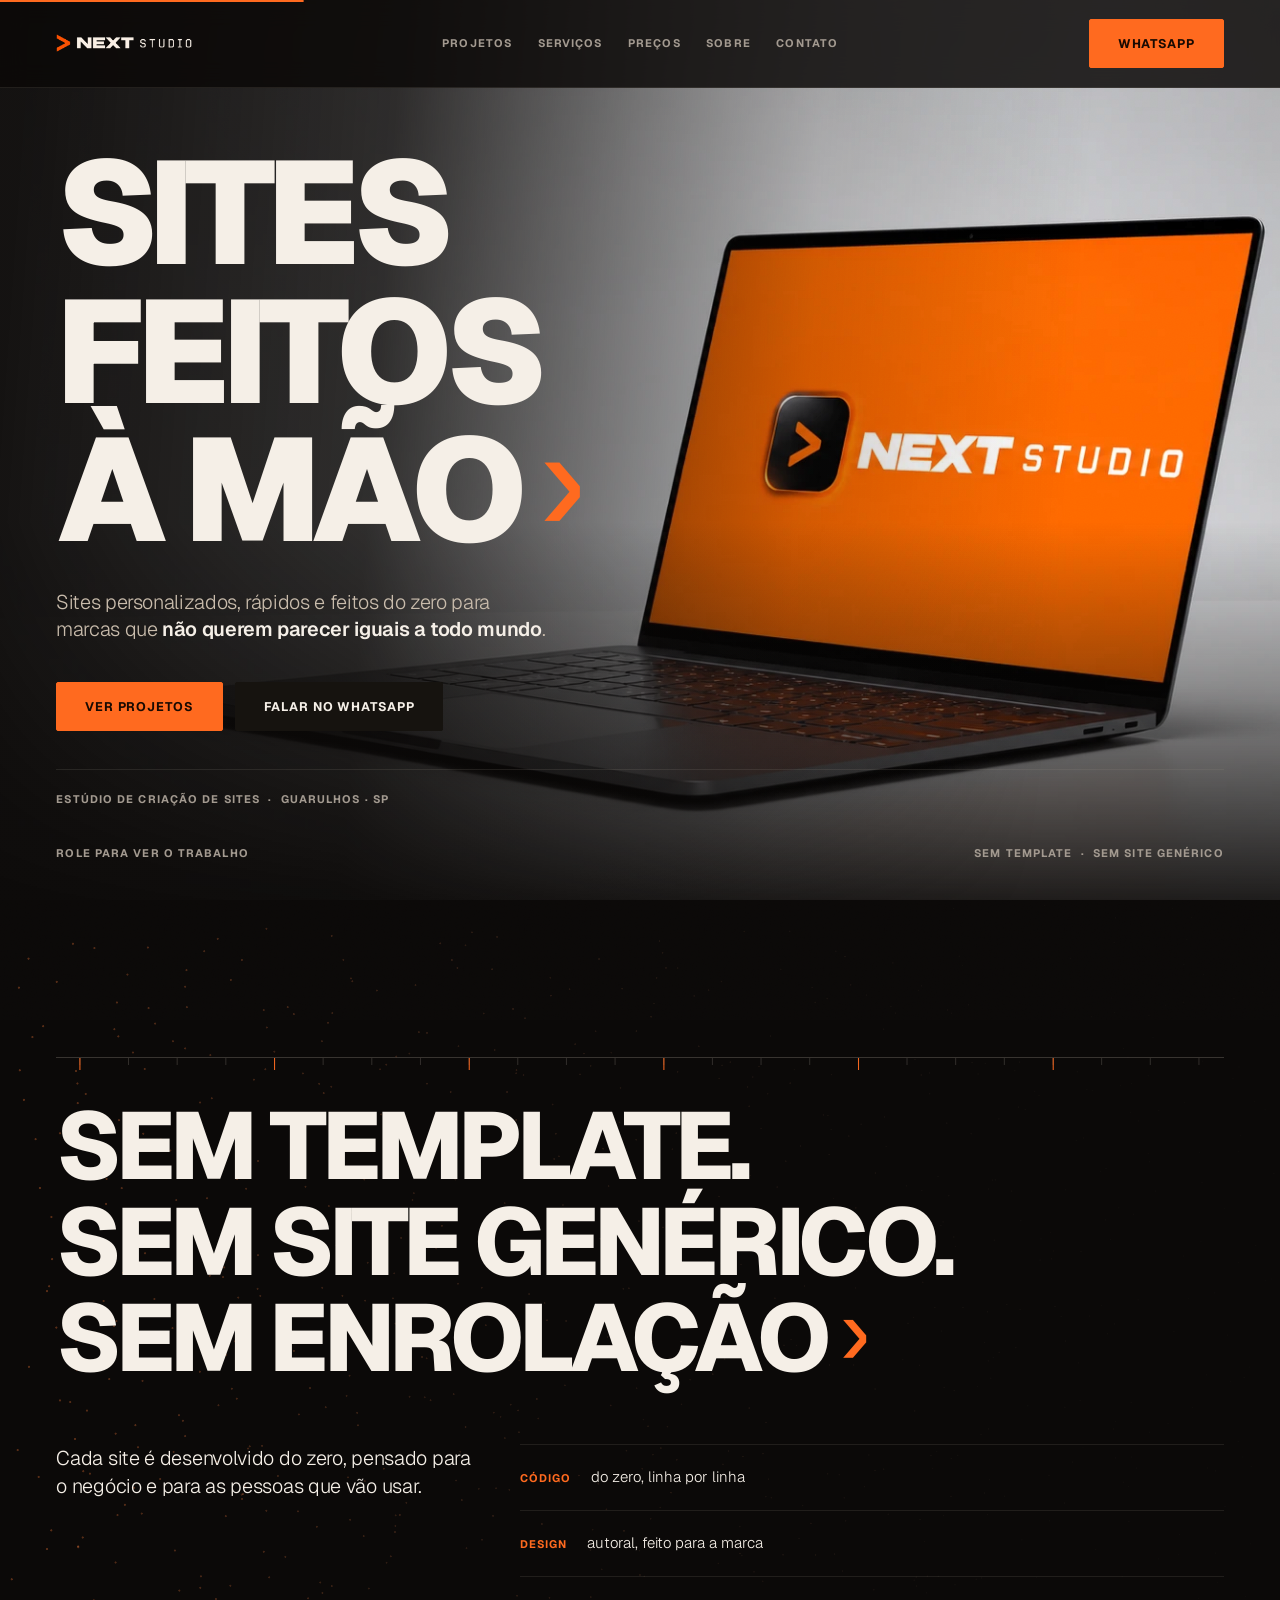
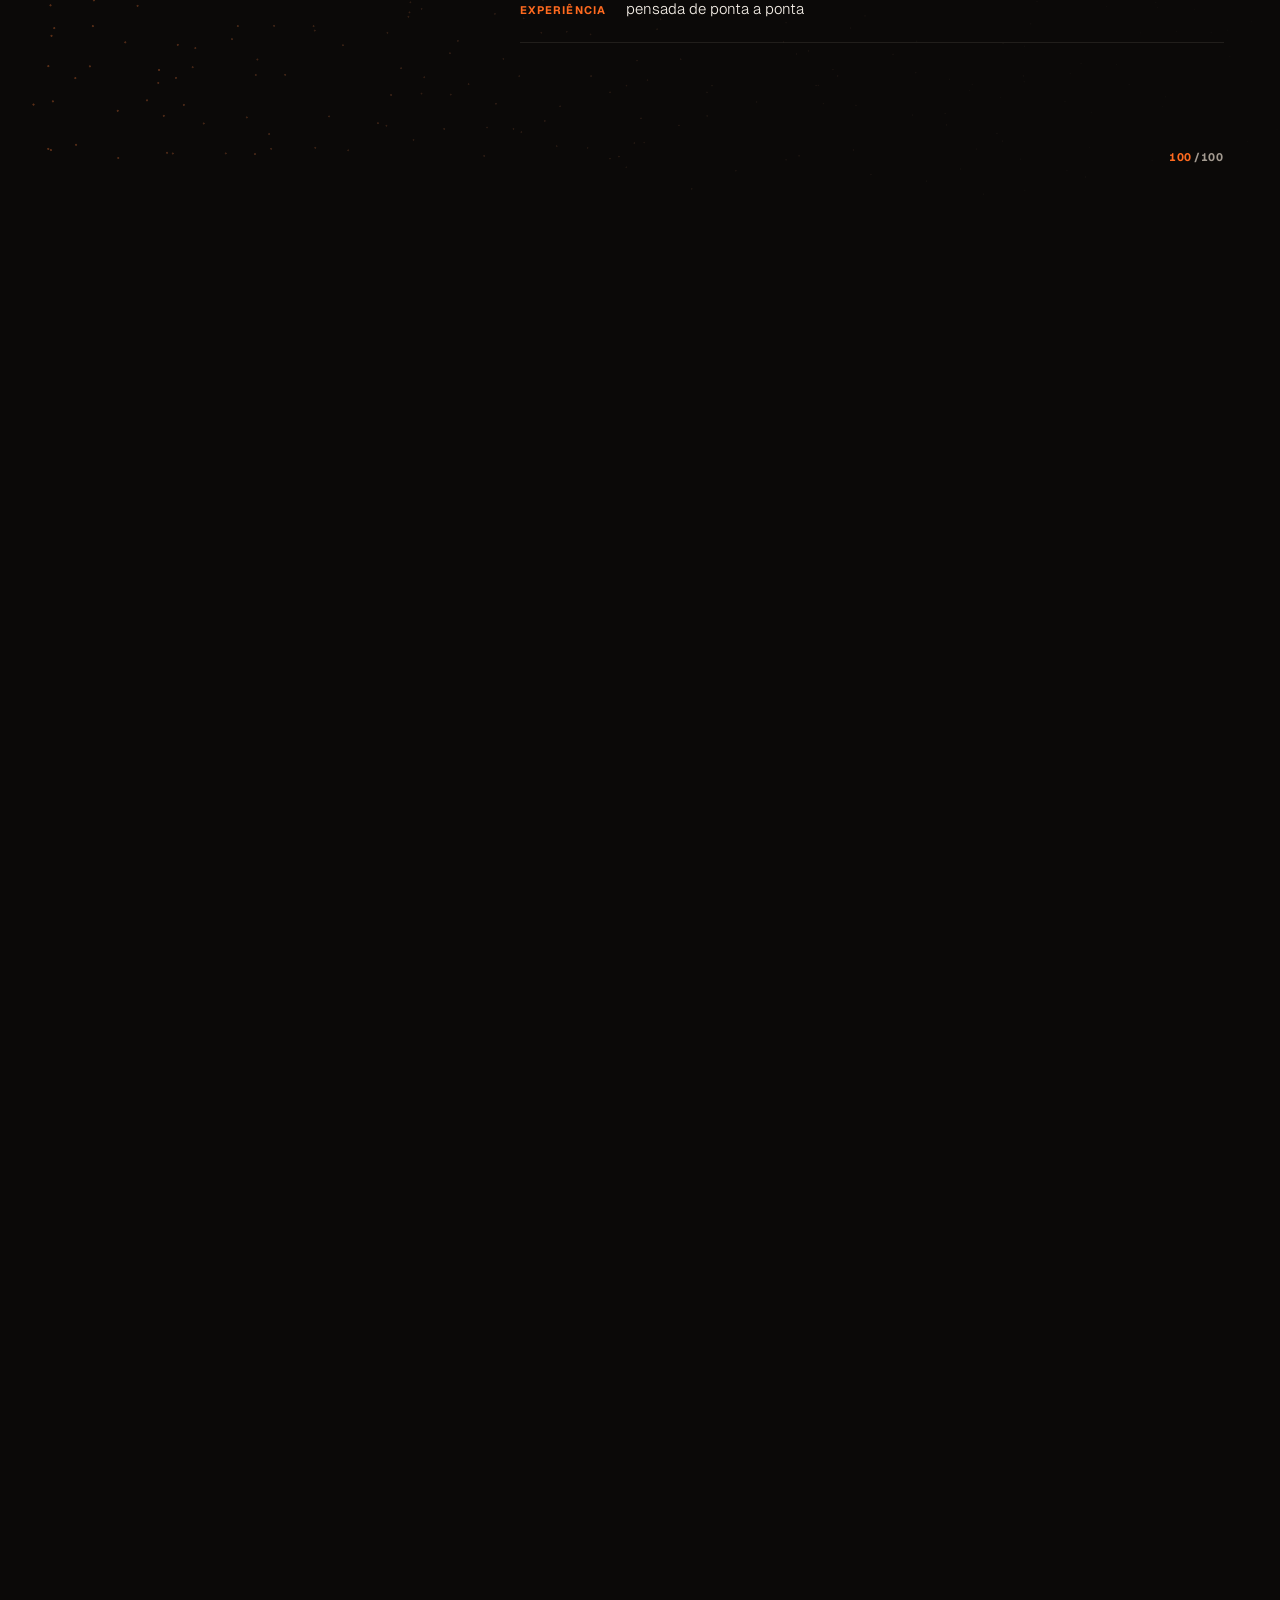
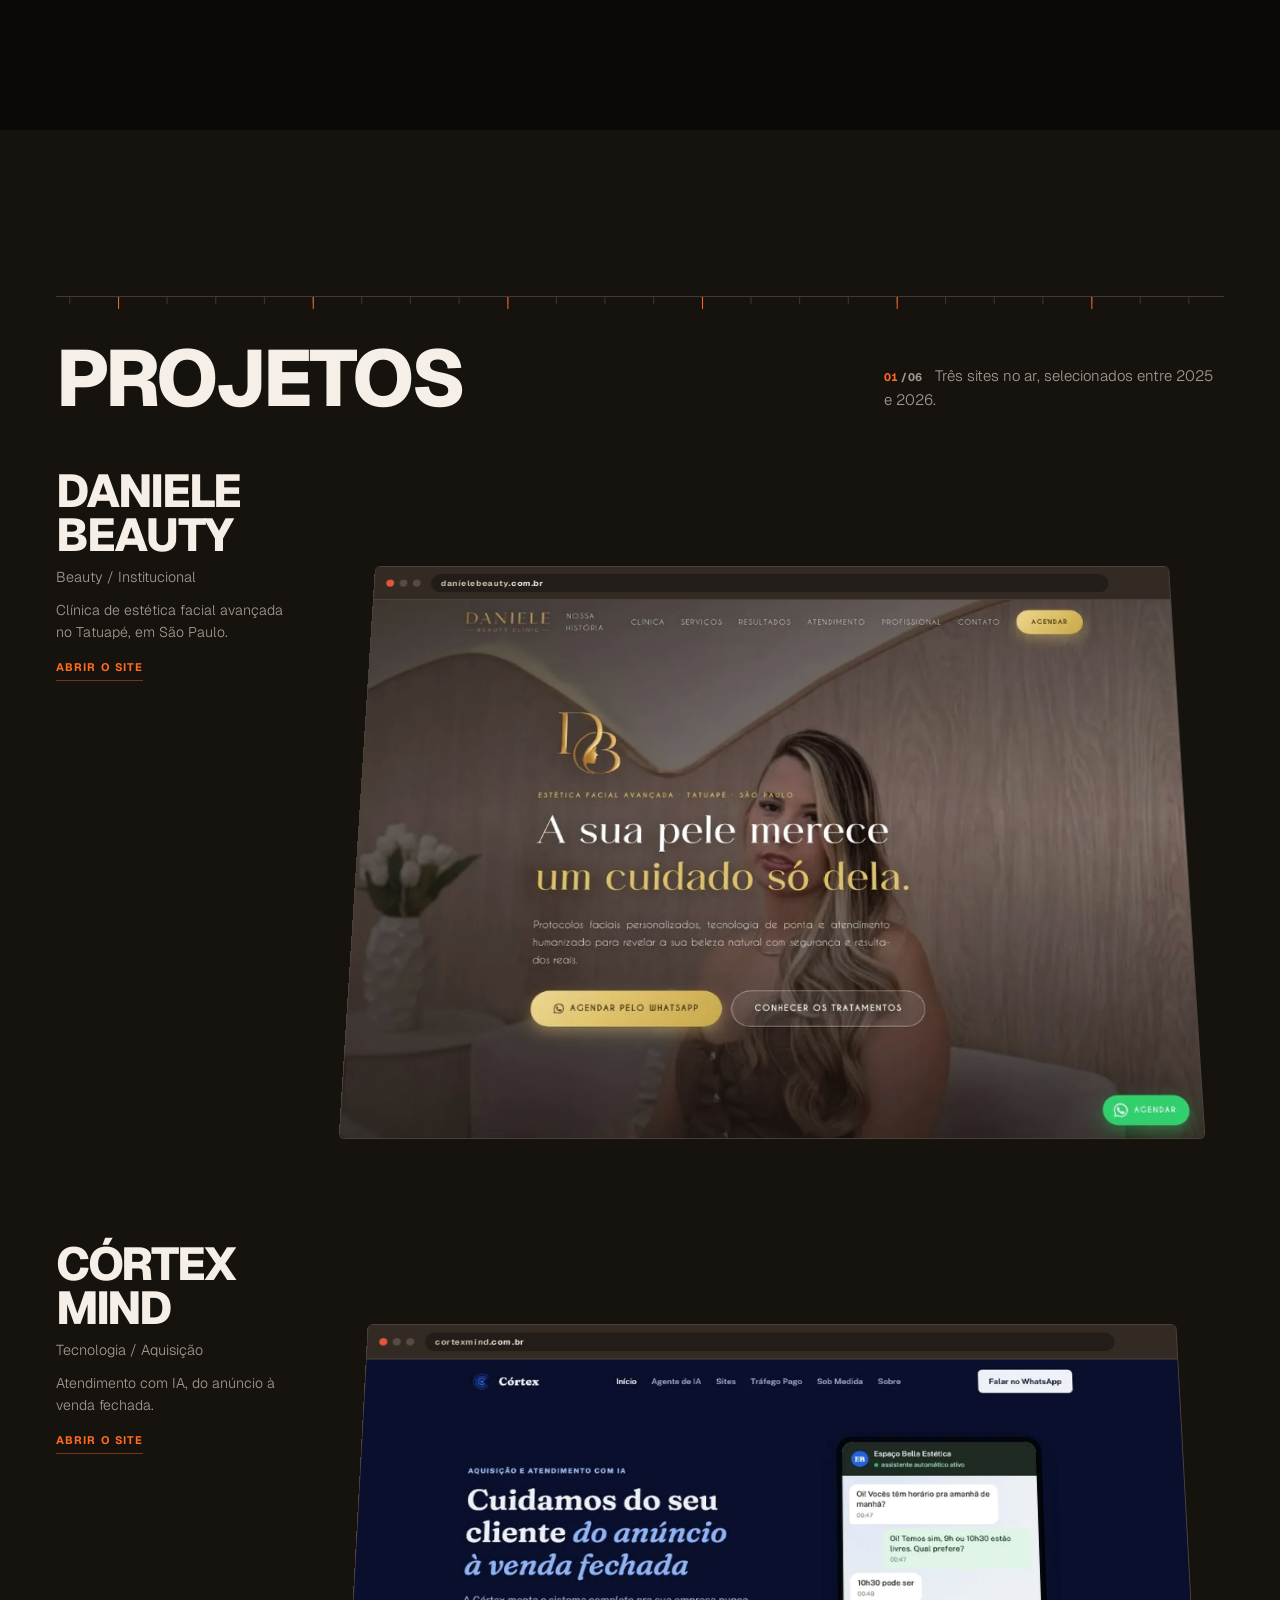
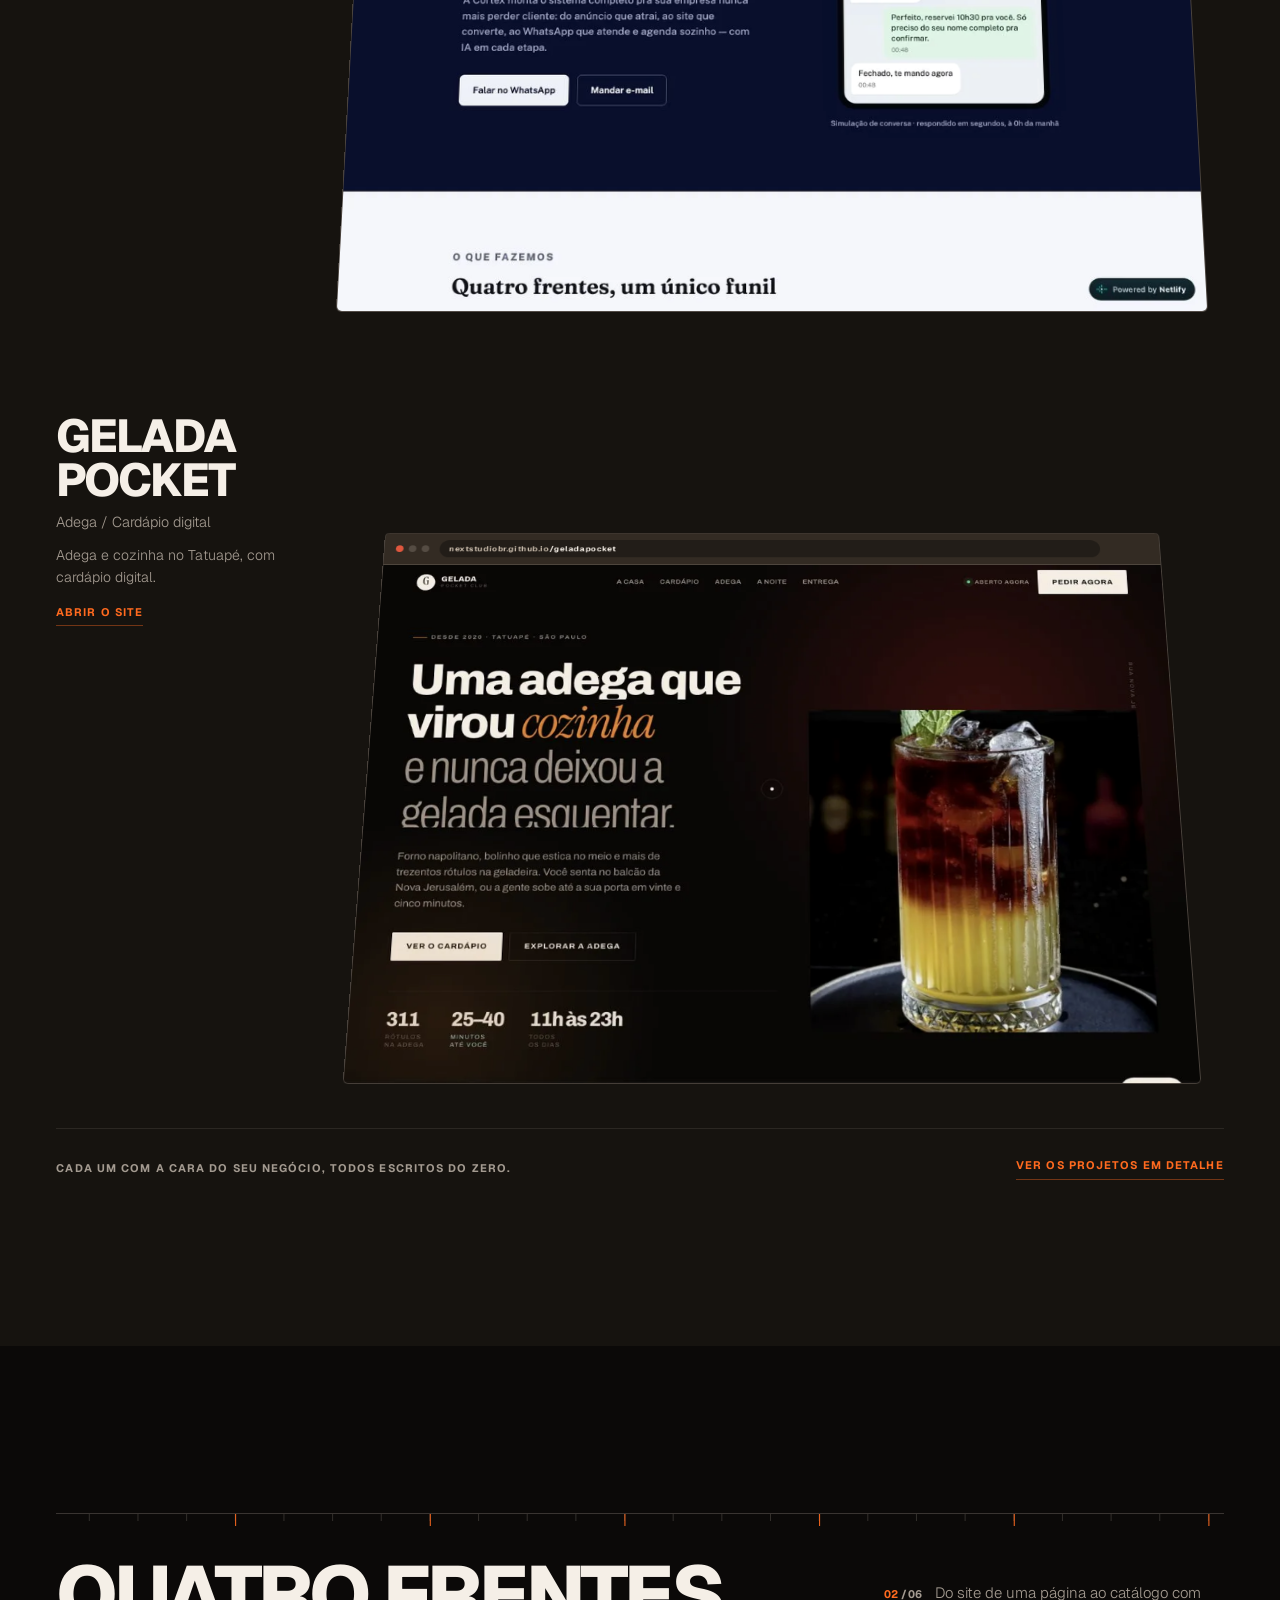
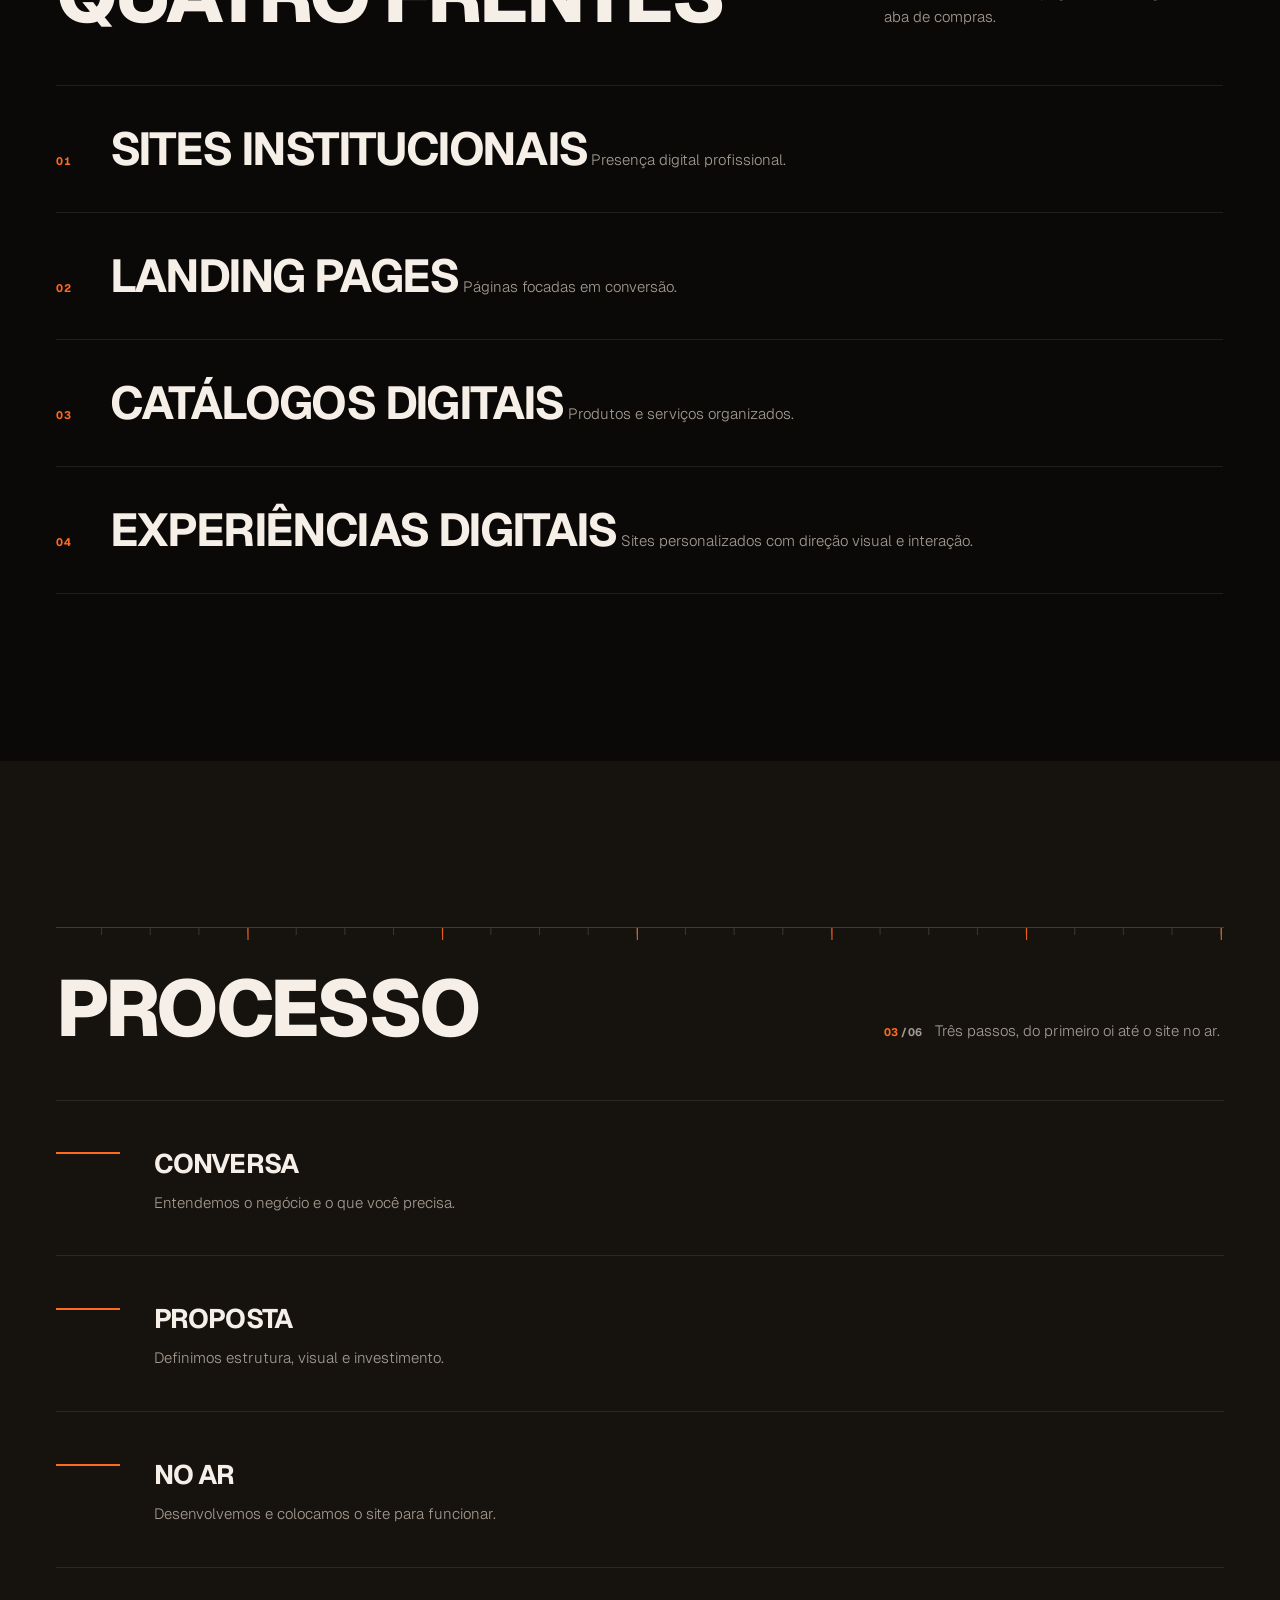
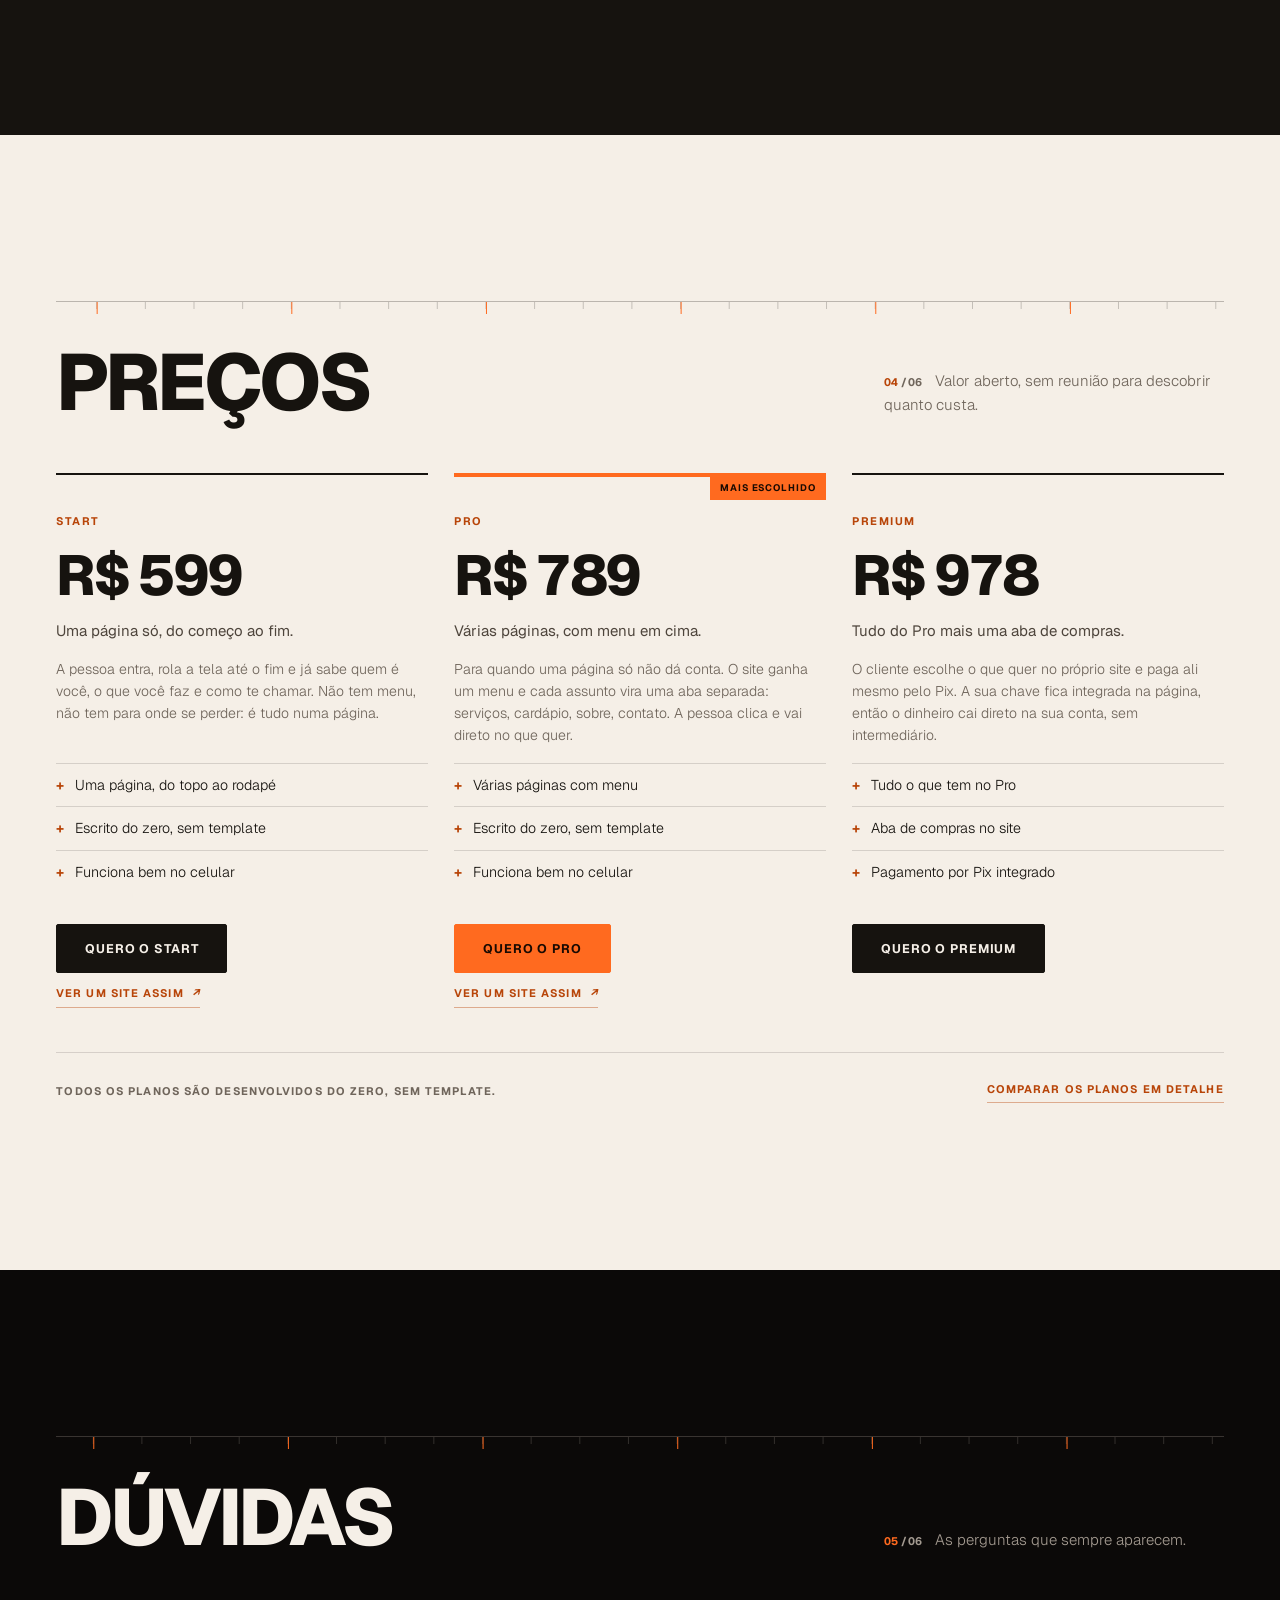
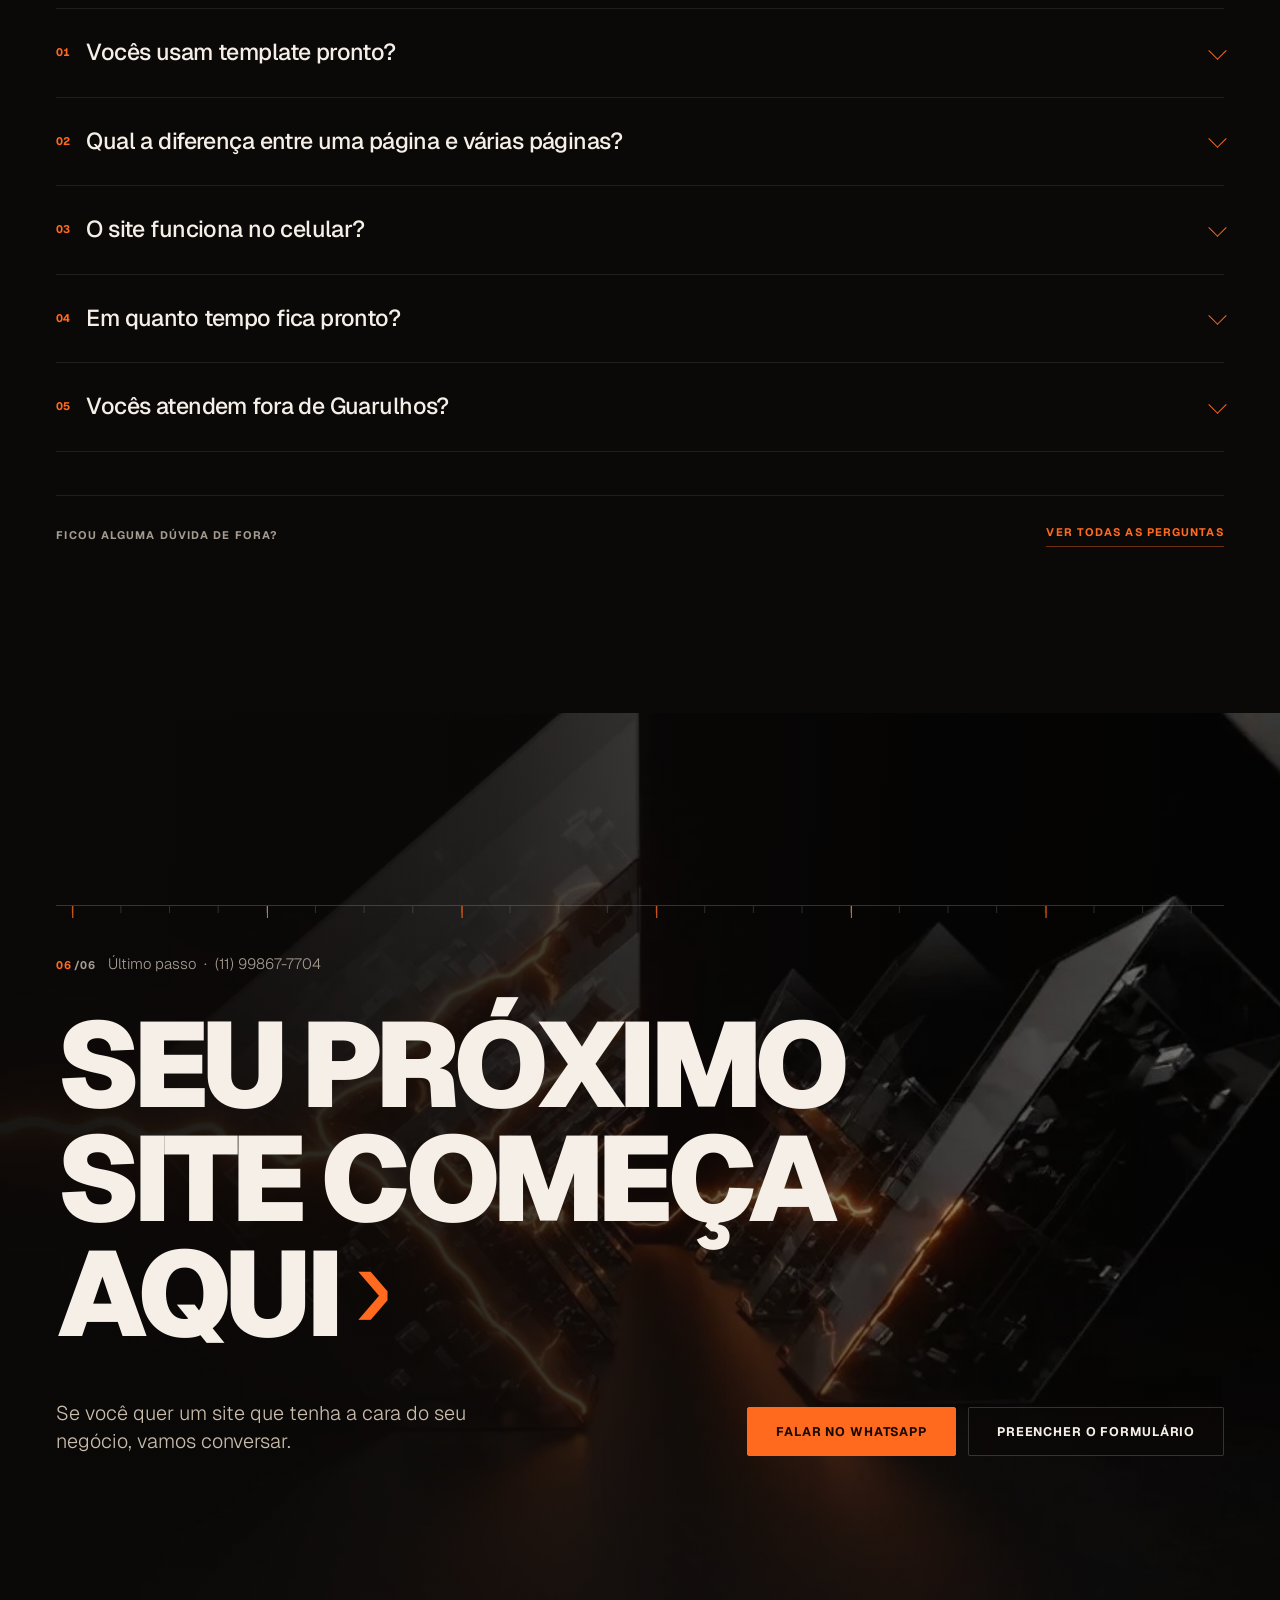
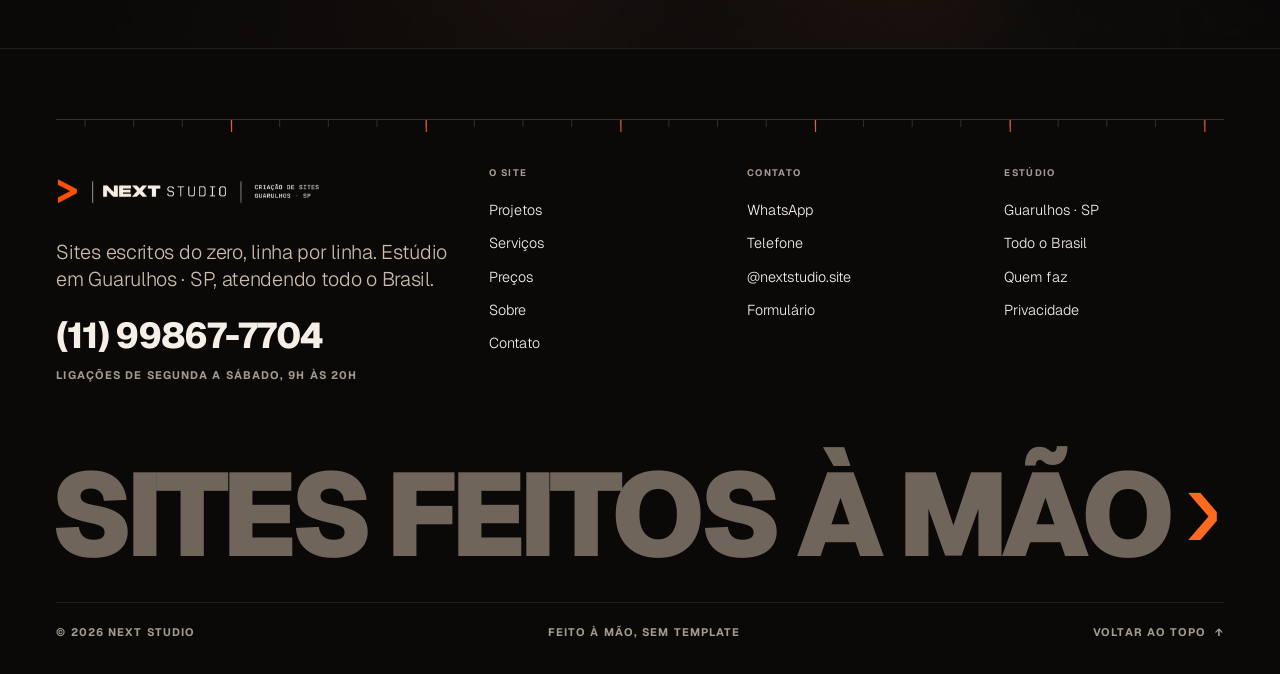
<file: index.html>
<!DOCTYPE html>
<html lang="pt-BR" class="no-js">
<head>
<meta charset="UTF-8">
<meta name="viewport" content="width=device-width, initial-scale=1, viewport-fit=cover">

<title>Next Studio | Criação de sites feitos à mão em Guarulhos</title>
<meta name="description" content="Estúdio de criação de sites em Guarulhos · SP. Sites personalizados, rápidos e escritos do zero, sem template. Planos a partir de R$ 599, com atendimento para todo o Brasil.">
<meta name="author" content="Next Studio">
<meta name="theme-color" content="#0B0908">
<meta name="robots" content="index, follow, max-image-preview:large">
<link rel="canonical" href="https://nextstudiobr.github.io/-/">

<meta property="og:type" content="website">
<meta property="og:site_name" content="Next Studio">
<meta property="og:locale" content="pt_BR">
<meta property="og:url" content="https://nextstudiobr.github.io/-/">
<meta property="og:title" content="Next Studio | Criação de sites feitos à mão em Guarulhos">
<meta property="og:description" content="Sites personalizados, rápidos e escritos do zero, sem template. Planos a partir de R$ 599, com atendimento para todo o Brasil.">
<meta property="og:image" content="https://nextstudiobr.github.io/-/assets/img/og.jpg">
<meta property="og:image:width" content="1200">
<meta property="og:image:height" content="630">
<meta property="og:image:alt" content="Composição da Next Studio: o título “Sites feitos à mão” em letras claras à esquerda e um notebook exibindo a marca na tela.">
<meta name="twitter:card" content="summary_large_image">
<meta name="twitter:title" content="Next Studio | Criação de sites feitos à mão em Guarulhos">
<meta name="twitter:description" content="Sites personalizados, rápidos e escritos do zero, sem template. Planos a partir de R$ 599.">
<meta name="twitter:image" content="https://nextstudiobr.github.io/-/assets/img/og.jpg">

<link rel="icon" type="image/png" href="assets/img/favicon.png">
<link rel="apple-touch-icon" href="assets/img/apple-touch-icon.png">
<link rel="manifest" href="site.webmanifest">

<link rel="preconnect" href="https://fonts.googleapis.com">
<link rel="preconnect" href="https://fonts.gstatic.com" crossorigin>
<link rel="preload" as="image" href="assets/img/capa-foto.webp" type="image/webp" fetchpriority="high" media="not all and (max-width: 899px) and (max-aspect-ratio: 3/4)">
<link rel="preload" as="image" href="assets/img/capa-foto-cel.webp" type="image/webp" fetchpriority="high" media="(max-width: 899px) and (max-aspect-ratio: 3/4)">
<link rel="preload" as="image" href="assets/img/logo-lockup.png">
<link href="https://fonts.googleapis.com/css2?family=Geist:wght@300;400;500;600;700;800;900&display=swap" rel="stylesheet">
<link rel="stylesheet" href="assets/css/estilo.css">

<script>document.documentElement.className=document.documentElement.className.replace("no-js","js");</script>

<script type="application/ld+json">
{
  "@context":"https://schema.org",
  "@type":"ProfessionalService",
  "@id":"https://nextstudiobr.github.io/-/#estudio",
  "name":"Next Studio",
  "url":"https://nextstudiobr.github.io/-/",
  "image":"https://nextstudiobr.github.io/-/assets/img/og.jpg",
  "description":"Criação de sites personalizados feitos à mão, do zero, sem template.",
  "founder":{"@type":"Person","name":"Bernardo"},
  "areaServed":{"@type":"Country","name":"Brasil"},
  "address":{"@type":"PostalAddress","addressLocality":"Guarulhos","addressRegion":"SP","addressCountry":"BR"},
  "telephone":"+55 11 99867-7704",
  "priceRange":"R$ 599 - R$ 978",
  "sameAs":["https://instagram.com/nextstudio.site"],
  "hasOfferCatalog":{
    "@type":"OfferCatalog","name":"Planos de criação de site",
    "itemListElement":[
      {"@type":"Offer","name":"Start","price":"599","priceCurrency":"BRL","description":"Uma página só, do começo ao fim."},
      {"@type":"Offer","name":"Pro","price":"789","priceCurrency":"BRL","description":"Várias páginas, com menu em cima."},
      {"@type":"Offer","name":"Premium","price":"978","priceCurrency":"BRL","description":"Tudo do Pro mais uma aba de compras."}
    ]
  }
}
</script>
<script type="application/ld+json">
{
  "@context":"https://schema.org","@type":"FAQPage",
  "mainEntity":[
    {"@type":"Question","name":"Vocês usam template pronto?","acceptedAnswer":{"@type":"Answer","text":"Não. Cada site é escrito do zero, no código, pensado para o seu negócio. É por isso que nenhum sai igual ao outro."}},
    {"@type":"Question","name":"Qual a diferença entre uma página e várias páginas?","acceptedAnswer":{"@type":"Answer","text":"Numa página só, a pessoa desce a tela e vê tudo em sequência. Com várias páginas, existe um menu no topo e cada assunto tem o seu lugar, então a pessoa clica e vai direto no que interessa."}},
    {"@type":"Question","name":"O site funciona no celular?","acceptedAnswer":{"@type":"Answer","text":"Sim. Todo site é feito para funcionar bem no celular e no computador, com o mesmo cuidado nos dois."}},
    {"@type":"Question","name":"Em quanto tempo fica pronto?","acceptedAnswer":{"@type":"Answer","text":"Depende do tamanho do site. O prazo é combinado com você na etapa da proposta, antes de qualquer coisa começar."}},
    {"@type":"Question","name":"Vocês atendem fora de Guarulhos?","acceptedAnswer":{"@type":"Answer","text":"Sim. O estúdio fica em Guarulhos · SP e atende para todo o Brasil."}}
  ]
}
</script>
</head>
<body>

<a class="pular" href="#conteudo">Pular para o conteúdo</a>
<div class="grao" aria-hidden="true"></div>
<div class="fio-pg" aria-hidden="true"><i id="fioPg"></i></div>

<!-- ═══ TOPO ═══ -->
<header class="topo" id="topo">
  <div class="topo__in">
    <a class="marca" href="./" aria-label="Next Studio, início">
      <img src="assets/img/logo-lockup.png" alt="Next Studio" width="948" height="130">
    </a>
    <nav class="topo__nav" aria-label="Navegação principal">
      <a href="projetos">Projetos</a>
      <a href="servicos">Serviços</a>
      <a href="precos">Preços</a>
      <a href="sobre">Sobre</a>
      <a href="contato">Contato</a>
    </nav>
    <span class="bt-caixa topo__zap">
      <a class="bt bt--solido" href="https://wa.me/5511998677704?text=Oi%21%20Vim%20pelo%20site%20da%20Next%20Studio.%20Quero%20fazer%20um%20site." target="_blank" rel="noopener noreferrer">
        WhatsApp
      </a>
    </span>
    <button class="hamb" id="hamb" aria-label="Abrir menu" aria-expanded="false" aria-controls="menu">
      <i aria-hidden="true"></i><i aria-hidden="true"></i>
    </button>
  </div>
</header>

<div class="menu" id="menu" hidden>
  <nav class="menu__lista" aria-label="Navegação">
    <a href="./" aria-current="page" style="--atraso:.05s"><em>01</em>Início</a>
    <a href="projetos" style="--atraso:.1s"><em>02</em>Projetos</a>
    <a href="servicos" style="--atraso:.15s"><em>03</em>Serviços</a>
    <a href="precos" style="--atraso:.2s"><em>04</em>Preços</a>
    <a href="sobre" style="--atraso:.25s"><em>05</em>Sobre</a>
    <a href="contato" style="--atraso:.3s"><em>06</em>Contato</a>
  </nav>
  <div class="menu__pe">
    <span class="rot">Guarulhos · SP<br>Atendimento para todo o Brasil</span>
    <a class="lk" href="https://wa.me/5511998677704?text=Oi%21%20Vim%20pelo%20site%20da%20Next%20Studio.%20Quero%20fazer%20um%20site." target="_blank" rel="noopener noreferrer">(11) 99867-7704</a>
  </div>
</div>

<main id="conteudo">

<!-- ═══════════════════════════════════════════════════════════════════════
     CAPA — só a foto do notebook, parada e nítida desde o primeiro quadro.
     Sem vídeo, sem efeito de entrada na imagem. No celular em pé entra a
     foto vertical, e o notebook fica entre o título e o texto.
     ═══════════════════════════════════════════════════════════════════════ -->
<section class="capa" id="capa" aria-labelledby="capaTit">
  <div class="capa__foto" aria-hidden="true">
    <!-- celular em pé: a foto vertical, com o notebook inteiro -->
    <picture>
      <source media="(max-width: 899px) and (max-aspect-ratio: 3/4)" type="image/webp" srcset="assets/img/capa-foto-cel.webp" width="941" height="1672">
      <source media="(max-width: 899px) and (max-aspect-ratio: 3/4)" srcset="assets/img/capa-foto-cel.jpg" width="941" height="1672">
      <source type="image/webp" srcset="assets/img/capa-foto.webp">
      <img class="capa__img" src="assets/img/capa-foto.jpg" width="1672" height="941" alt="" fetchpriority="high">
    </picture>
  </div>
  <span class="capa__veu" aria-hidden="true"></span>

  <div class="berco capa__corpo">
    <h1 class="capa__h1" id="capaTit" data-tracar>
      <span class="tr">Sites</span>
      <span class="tr">feitos</span>
      <span class="tr">à&nbsp;mão<span class="caret" aria-hidden="true">&rsaquo;</span></span>
    </h1>

    <p class="capa__p rv" style="--atraso:.42s">
      Sites personalizados, rápidos e feitos do zero para marcas que
      <b>não querem parecer iguais a todo mundo</b>.
    </p>

    <div class="capa__acoes rv" style="--atraso:.54s">
      <span class="bt-caixa">
        <a class="bt bt--solido" href="projetos">
          Ver projetos
        </a>
      </span>
      <span class="bt-caixa">
        <a class="bt bt--contra" href="https://wa.me/5511998677704?text=Oi%21%20Vim%20pelo%20site%20da%20Next%20Studio.%20Quero%20fazer%20um%20site." target="_blank" rel="noopener noreferrer">
          Falar no WhatsApp
        </a>
      </span>
    </div>

    <div class="capa__leitura">
      <span class="rot"><span class="so-largo">Estúdio de criação de sites &nbsp;·&nbsp; </span>Guarulhos · SP</span>
    </div>
    <div class="capa__rodape">
      <span class="rot">Role para ver o trabalho</span>
      <span class="rot">Sem template &nbsp;·&nbsp; Sem site genérico</span>
    </div>
  </div>
</section>

<!-- ═══ MANIFESTO ═══ -->
<!-- O palco fica preso na tela enquanto a rolagem avança: a malha se monta
     e cada linha é traçada no mesmo compasso. Sem JS ou com menos movimento,
     vira texto corrido. -->
<section class="manifesto" id="manifesto" data-roteiro aria-labelledby="manTit">
  <div class="manifesto__palco">
    <canvas class="manifesto__tela" data-malha="grade" aria-hidden="true"></canvas>
    <div class="berco manifesto__in">
      <div class="regua" aria-hidden="true"></div>
      <h2 class="manifesto__h" id="manTit">
        <span class="tr tr--roteiro">Sem template.</span>
        <span class="tr tr--roteiro">Sem site genérico.</span>
        <span class="tr tr--roteiro">Sem enrolação<span class="caret" aria-hidden="true">&rsaquo;</span></span>
      </h2>
      <div class="manifesto__base">
        <p class="manifesto__p roteiro-fim">
          Cada site é desenvolvido do zero, pensado para o negócio e para as
          pessoas que vão usar.
        </p>
        <ul class="manifesto__notas roteiro-fim">
          <li><b>Código</b><span>do zero, linha por linha</span></li>
          <li><b>Design</b><span>autoral, feito para a marca</span></li>
          <li><b>Experiência</b><span>pensada de ponta a ponta</span></li>
        </ul>
      </div>
    </div>
    <span class="manifesto__marcador rot" aria-hidden="true">
      <span class="coord"><b data-roteiro-marca>000</b><i>/100</i></span>
    </span>
  </div>
</section>

<!-- ═══ OBRA — o trabalho dentro de janelas de navegador ═══ -->
<section class="sec obra" id="projetos" aria-labelledby="obraTit">
  <div class="berco">
    <div class="regua" aria-hidden="true"></div>
    <div class="cabeca">
      <h2 class="cabeca__t" id="obraTit" data-tracar><span class="tr">Projetos</span></h2>
      <p class="cabeca__d"><span class="coord"><b>01</b><i>/06</i></span> &nbsp; Três sites no ar, selecionados entre 2025 e 2026.</p>
    </div>

    <div class="obra__lista">

      <article class="janela">
        <div class="janela__grade">
          <div class="janela__ficha rv">
            <h3 class="janela__nome">Daniele Beauty</h3>
            <span class="janela__cat">Beauty / Institucional</span>
            <p class="janela__nota">Clínica de estética facial avançada no Tatuapé, em São Paulo.</p>
            <a class="lk" href="https://danielebeauty.com.br" target="_blank" rel="noopener noreferrer">Abrir o site</a>
          </div>
          <a class="janela__quadro" href="https://danielebeauty.com.br" target="_blank" rel="noopener noreferrer" aria-label="danielebeauty.com.br — abrir o site Daniele Beauty em uma nova aba">
            <span class="janela__barra">
              <span class="janela__bolas" aria-hidden="true"><i></i><i></i><i></i></span>
              <span class="janela__url">danielebeauty<b>.com.br</b></span>
              <span class="janela__ir" aria-hidden="true">Abrir &rsaquo;</span>
            </span>
            <span class="janela__tela">
              <picture>
                <source type="image/webp" srcset="assets/img/daniele-beauty.webp" sizes="(max-width:980px) 92vw, 62vw">
                <img src="assets/img/daniele-beauty.jpg" width="1200" height="833" loading="lazy" decoding="async"
                     alt="Página inicial do site da Daniele Beauty Clinic, com fundo amadeirado e o título “A sua pele merece um cuidado só dela”.">
              </picture>
            </span>
          </a>
        </div>
      </article>

      <article class="janela">
        <div class="janela__grade">
          <div class="janela__ficha rv">
            <h3 class="janela__nome">Córtex Mind</h3>
            <span class="janela__cat">Tecnologia / Aquisição</span>
            <p class="janela__nota">Atendimento com IA, do anúncio à venda fechada.</p>
            <a class="lk" href="https://cortexmind.com.br" target="_blank" rel="noopener noreferrer">Abrir o site</a>
          </div>
          <a class="janela__quadro" href="https://cortexmind.com.br" target="_blank" rel="noopener noreferrer" aria-label="cortexmind.com.br — abrir o site Córtex Mind em uma nova aba">
            <span class="janela__barra">
              <span class="janela__bolas" aria-hidden="true"><i></i><i></i><i></i></span>
              <span class="janela__url">cortexmind<b>.com.br</b></span>
              <span class="janela__ir" aria-hidden="true">Abrir &rsaquo;</span>
            </span>
            <span class="janela__tela">
              <picture>
                <source type="image/webp" srcset="assets/img/cortex-mind.webp" sizes="(max-width:980px) 92vw, 62vw">
                <img src="assets/img/cortex-mind.jpg" width="1200" height="833" loading="lazy" decoding="async"
                     alt="Página inicial do site da Córtex, em azul-marinho, com o título “Cuidamos do seu cliente do anúncio à venda fechada”.">
              </picture>
            </span>
          </a>
        </div>
      </article>

      <article class="janela">
        <div class="janela__grade">
          <div class="janela__ficha rv">
            <h3 class="janela__nome">Gelada Pocket</h3>
            <span class="janela__cat">Adega / Cardápio digital</span>
            <p class="janela__nota">Adega e cozinha no Tatuapé, com cardápio digital.</p>
            <a class="lk" href="https://nextstudiobr.github.io/geladapocket/" target="_blank" rel="noopener noreferrer">Abrir o site</a>
          </div>
          <a class="janela__quadro" href="https://nextstudiobr.github.io/geladapocket/" target="_blank" rel="noopener noreferrer" aria-label="nextstudiobr.github.io/geladapocket — abrir o site Gelada Pocket Club em uma nova aba">
            <span class="janela__barra">
              <span class="janela__bolas" aria-hidden="true"><i></i><i></i><i></i></span>
              <span class="janela__url">nextstudiobr.github.io<b>/geladapocket</b></span>
              <span class="janela__ir" aria-hidden="true">Abrir &rsaquo;</span>
            </span>
            <span class="janela__tela">
              <picture>
                <source type="image/webp" srcset="assets/img/gelada-pocket.webp" sizes="(max-width:980px) 92vw, 62vw">
                <img src="assets/img/gelada-pocket.jpg" width="1200" height="833" loading="lazy" decoding="async"
                     alt="Página inicial do site do Gelada Pocket Club, com o título “Uma adega que virou cozinha” e a foto de um drink.">
              </picture>
            </span>
          </a>
        </div>
      </article>

    </div>

    <div class="planos__nota">
      <p class="rot">Cada um com a cara do seu negócio, todos escritos do zero.</p>
      <a class="lk" href="projetos">Ver os projetos em detalhe</a>
    </div>
  </div>
</section>

<!-- ═══ FRENTES ═══ -->
<section class="sec frentes" id="servicos" aria-labelledby="serTit">
  <div class="berco">
    <div class="regua" aria-hidden="true"></div>
    <div class="cabeca">
      <h2 class="cabeca__t" id="serTit" data-tracar><span class="tr">Quatro frentes</span></h2>
      <p class="cabeca__d"><span class="coord"><b>02</b><i>/06</i></span> &nbsp; Do site de uma página ao catálogo com aba de compras.</p>
    </div>

    <div class="frentes__lista">
      <a class="frente rv" href="servicos">
        <span class="coord"><b>01</b></span>
        <span><span class="frente__t">Sites institucionais</span>
          <span class="frente__d">Presença digital profissional.</span></span>
      </a>
      <a class="frente rv" href="servicos" style="--atraso:.06s">
        <span class="coord"><b>02</b></span>
        <span><span class="frente__t">Landing pages</span>
          <span class="frente__d">Páginas focadas em conversão.</span></span>
      </a>
      <a class="frente rv" href="servicos" style="--atraso:.12s">
        <span class="coord"><b>03</b></span>
        <span><span class="frente__t">Catálogos digitais</span>
          <span class="frente__d">Produtos e serviços organizados.</span></span>
      </a>
      <a class="frente rv" href="servicos" style="--atraso:.18s">
        <span class="coord"><b>04</b></span>
        <span><span class="frente__t">Experiências digitais</span>
          <span class="frente__d">Sites personalizados com direção visual e interação.</span></span>
      </a>
    </div>
  </div>
</section>

<!-- ═══ RITO / PROCESSO ═══ -->
<section class="sec rito" id="processo" aria-labelledby="ritTit">
  <div class="berco">
    <div class="regua" aria-hidden="true"></div>
    <div class="cabeca">
      <h2 class="cabeca__t" id="ritTit" data-tracar><span class="tr">Processo</span></h2>
      <p class="cabeca__d"><span class="coord"><b>03</b><i>/06</i></span> &nbsp; Três passos, do primeiro oi até o site no ar.</p>
    </div>
    <div class="rito__lista" id="rito">
      <div class="passo">
        <span class="passo__barra" aria-hidden="true"><i></i></span>
        <div><h3 class="passo__t">Conversa</h3><p class="passo__d">Entendemos o negócio e o que você precisa.</p></div>
      </div>
      <div class="passo">
        <span class="passo__barra" aria-hidden="true"><i></i></span>
        <div><h3 class="passo__t">Proposta</h3><p class="passo__d">Definimos estrutura, visual e investimento.</p></div>
      </div>
      <div class="passo">
        <span class="passo__barra" aria-hidden="true"><i></i></span>
        <div><h3 class="passo__t">No ar</h3><p class="passo__d">Desenvolvemos e colocamos o site para funcionar.</p></div>
      </div>
    </div>
  </div>
</section>

<!-- ═══ TABELA / PREÇOS ═══ -->
<section class="sec tabela claro" id="precos" data-claro aria-labelledby="preTit">
  <div class="berco">
    <div class="regua" aria-hidden="true"></div>
    <div class="cabeca">
      <h2 class="cabeca__t" id="preTit" data-tracar><span class="tr">Preços</span></h2>
      <p class="cabeca__d"><span class="coord"><b>04</b><i>/06</i></span> &nbsp; Valor aberto, sem reunião para descobrir quanto custa.</p>
    </div>
    <div class="planos" id="planos">
      <article class="plano rv" style="--atraso:0.00s">
        <h3 class="plano__nome">Start</h3>
        <p class="plano__valor">R$&nbsp;599</p>
        <p class="plano__resumo">Uma página só, do começo ao fim.</p>
        <p class="plano__explica">A pessoa entra, rola a tela até o fim e já sabe quem é você, o que você faz e como te chamar. Não tem menu, não tem para onde se perder: é tudo numa página.</p>
        <ul class="plano__rec">
          <li><span>Uma página, do topo ao rodapé</span></li>
          <li><span>Escrito do zero, sem template</span></li>
          <li><span>Funciona bem no celular</span></li>
        </ul>
        <div class="plano__pe">
          <span class="bt-caixa"><a class="bt bt--contra" href="https://wa.me/5511998677704?text=Oi!%20Vim%20pelo%20site%20da%20Next%20Studio.%20Quero%20o%20plano%20Start%20(R%24%20599)." target="_blank" rel="noopener noreferrer">Quero o Start</a></span>
          <a class="lk" href="https://danielebeauty.com.br" target="_blank" rel="noopener noreferrer">Ver um site assim <i aria-hidden="true">&#8599;</i></a>
        </div>
      </article>
      <article class="plano plano--marcado rv" style="--atraso:0.09s">
        <span class="plano__tag">Mais escolhido</span>
        <h3 class="plano__nome">Pro</h3>
        <p class="plano__valor">R$&nbsp;789</p>
        <p class="plano__resumo">Várias páginas, com menu em cima.</p>
        <p class="plano__explica">Para quando uma página só não dá conta. O site ganha um menu e cada assunto vira uma aba separada: serviços, cardápio, sobre, contato. A pessoa clica e vai direto no que quer.</p>
        <ul class="plano__rec">
          <li><span>Várias páginas com menu</span></li>
          <li><span>Escrito do zero, sem template</span></li>
          <li><span>Funciona bem no celular</span></li>
        </ul>
        <div class="plano__pe">
          <span class="bt-caixa"><a class="bt bt--solido" href="https://wa.me/5511998677704?text=Oi!%20Vim%20pelo%20site%20da%20Next%20Studio.%20Quero%20o%20plano%20Pro%20(R%24%20789)." target="_blank" rel="noopener noreferrer">Quero o Pro</a></span>
          <a class="lk" href="https://nextstudiobr.github.io/geladapocket/" target="_blank" rel="noopener noreferrer">Ver um site assim <i aria-hidden="true">&#8599;</i></a>
        </div>
      </article>
      <article class="plano rv" style="--atraso:0.18s">
        <h3 class="plano__nome">Premium</h3>
        <p class="plano__valor">R$&nbsp;978</p>
        <p class="plano__resumo">Tudo do Pro mais uma aba de compras.</p>
        <p class="plano__explica">O cliente escolhe o que quer no próprio site e paga ali mesmo pelo Pix. A sua chave fica integrada na página, então o dinheiro cai direto na sua conta, sem intermediário.</p>
        <ul class="plano__rec">
          <li><span>Tudo o que tem no Pro</span></li>
          <li><span>Aba de compras no site</span></li>
          <li><span>Pagamento por Pix integrado</span></li>
        </ul>
        <div class="plano__pe">
          <span class="bt-caixa"><a class="bt bt--contra" href="https://wa.me/5511998677704?text=Oi!%20Vim%20pelo%20site%20da%20Next%20Studio.%20Quero%20o%20plano%20Premium%20(R%24%20978)." target="_blank" rel="noopener noreferrer">Quero o Premium</a></span>
        </div>
      </article>
    </div><!-- /planos -->
    <div class="planos__nota">
      <p class="rot">Todos os planos são desenvolvidos do zero, sem template.</p>
      <a class="lk" href="precos">Comparar os planos em detalhe</a>
    </div>
  </div>
</section>

<!-- ═══ DÚVIDAS ═══ -->
<section class="sec" id="duvidas" aria-labelledby="duvTit">
  <div class="berco">
    <div class="regua" aria-hidden="true"></div>
    <div class="cabeca">
      <h2 class="cabeca__t" id="duvTit" data-tracar><span class="tr">Dúvidas</span></h2>
      <p class="cabeca__d"><span class="coord"><b>05</b><i>/06</i></span> &nbsp; As perguntas que sempre aparecem.</p>
    </div>
    <div class="faq" data-faq>
      <div class="faq__it">
        <button class="faq__b" aria-expanded="false" id="p1-b" aria-controls="p1">
          <span class="faq__n">01</span>
          <span class="faq__q">Vocês usam template pronto?</span>
          <span class="faq__sinal" aria-hidden="true"></span>
        </button>
        <div class="faq__r" id="p1" role="region" aria-labelledby="p1-b"><div>
          <p>Não. Cada site é escrito do zero, no código, pensado para o seu negócio. É por isso que nenhum sai igual ao outro.</p>
        </div></div>
      </div>
      <div class="faq__it">
        <button class="faq__b" aria-expanded="false" id="p2-b" aria-controls="p2">
          <span class="faq__n">02</span>
          <span class="faq__q">Qual a diferença entre uma página e várias páginas?</span>
          <span class="faq__sinal" aria-hidden="true"></span>
        </button>
        <div class="faq__r" id="p2" role="region" aria-labelledby="p2-b"><div>
          <p>Numa página só, a pessoa desce a tela e vê tudo em sequência. Com várias páginas, existe um menu no topo e cada assunto tem o seu lugar, então a pessoa clica e vai direto no que interessa. Quanto mais coisas você tem para mostrar, mais faz sentido separar.</p>
        </div></div>
      </div>
      <div class="faq__it">
        <button class="faq__b" aria-expanded="false" id="p3-b" aria-controls="p3">
          <span class="faq__n">03</span>
          <span class="faq__q">O site funciona no celular?</span>
          <span class="faq__sinal" aria-hidden="true"></span>
        </button>
        <div class="faq__r" id="p3" role="region" aria-labelledby="p3-b"><div>
          <p>Sim. Todo site é feito para funcionar bem no celular e no computador, com o mesmo cuidado nos dois.</p>
        </div></div>
      </div>
      <div class="faq__it">
        <button class="faq__b" aria-expanded="false" id="p4-b" aria-controls="p4">
          <span class="faq__n">04</span>
          <span class="faq__q">Em quanto tempo fica pronto?</span>
          <span class="faq__sinal" aria-hidden="true"></span>
        </button>
        <div class="faq__r" id="p4" role="region" aria-labelledby="p4-b"><div>
          <p>Depende do tamanho do site. O prazo é combinado com você na etapa da proposta, antes de qualquer coisa começar.</p>
        </div></div>
      </div>
      <div class="faq__it">
        <button class="faq__b" aria-expanded="false" id="p5-b" aria-controls="p5">
          <span class="faq__n">05</span>
          <span class="faq__q">Vocês atendem fora de Guarulhos?</span>
          <span class="faq__sinal" aria-hidden="true"></span>
        </button>
        <div class="faq__r" id="p5" role="region" aria-labelledby="p5-b"><div>
          <p>Sim. O estúdio fica em Guarulhos · SP e atende para todo o Brasil.</p>
        </div></div>
      </div>
    </div>
    <div class="planos__nota">
      <p class="rot">Ficou alguma dúvida de fora?</p>
      <a class="lk" href="precos#duvidas">Ver todas as perguntas</a>
    </div>
  </div>
</section>

<!-- ═══ FECHO — o vídeo de encerramento ao fundo ═══ -->
<!-- O vídeo só é baixado quando a seção se aproxima e só roda à vista. Por
     baixo fica o primeiro quadro dele, parado: é o que aparece sem
     JavaScript, com menos movimento ou em modo de economia de dados. -->
<section class="fecho" id="fecho" aria-labelledby="fimTit">
  <div class="fecho__fundo" aria-hidden="true">
    <picture>
      <source type="image/webp" srcset="assets/img/fecho-poster.webp">
      <img class="fecho__quadro" src="assets/img/fecho-poster.jpg" width="1280" height="720" alt="" loading="lazy" decoding="async">
    </picture>
    <video class="fecho__video" id="filmeFecho"
           width="1280" height="720"
           muted loop playsinline preload="none"
           disablepictureinpicture disableremoteplayback tabindex="-1"
           data-src="assets/video/fecho.mp4"></video>
  </div>
  <span class="fecho__veu" aria-hidden="true"></span>
  <div class="berco fecho__in">
    <div class="regua" aria-hidden="true"></div>
    <p class="cabeca__d" style="margin-bottom:clamp(22px,3vw,40px)"><span class="coord"><b>06</b><i>/06</i></span> &nbsp; Último passo &nbsp;·&nbsp; (11) 99867-7704</p>
    <h2 class="fecho__h" id="fimTit" data-tracar>
      <span class="tr">Seu próximo</span>
      <span class="tr">site começa</span>
      <span class="tr">aqui<span class="caret" aria-hidden="true">&rsaquo;</span></span>
    </h2>
    <div class="fecho__base">
      <p class="fecho__p rv">Se você quer um site que tenha a cara do seu negócio, vamos conversar.</p>
      <div class="capa__acoes rv" style="--atraso:.08s">
        <span class="bt-caixa">
          <a class="bt bt--solido" href="https://wa.me/5511998677704?text=Oi%21%20Vim%20pelo%20site%20da%20Next%20Studio.%20Quero%20fazer%20um%20site." target="_blank" rel="noopener noreferrer">
            Falar no WhatsApp
          </a>
        </span>
        <span class="bt-caixa">
          <a class="bt bt--vidro" href="contato">
            Preencher o formulário
          </a>
        </span>
      </div>
    </div>
  </div>
</section>

</main>

<!-- ═══ RODAPÉ — escrito pelo montador, igual em todas as páginas ═══ -->
<footer class="rodape">
  <div class="berco">
    <div class="regua" aria-hidden="true"></div>
    <div class="rodape__grade">
      <div class="rodape__assina">
        <a class="rodape__marca" href="./" aria-label="Next Studio, início">
          <img src="assets/img/logo-tagline.png" alt="Next Studio — criação de sites, Guarulhos · SP" width="837" height="170" loading="lazy">
        </a>
        <p class="rodape__frase">Sites escritos do zero, linha por linha. Estúdio em Guarulhos · SP, atendendo todo o Brasil.</p>
        <a class="rodape__fone" href="https://wa.me/5511998677704?text=Oi%21%20Vim%20pelo%20site%20da%20Next%20Studio.%20Quero%20fazer%20um%20site." target="_blank" rel="noopener noreferrer">(11) 99867-7704</a>
        <span class="rot">Ligações de segunda a sábado, 9h às 20h</span>
      </div>
      <nav class="rodape__col" aria-label="Páginas do site">
        <h2>O site</h2>
        <a href="projetos">Projetos</a>
        <a href="servicos">Serviços</a>
        <a href="precos">Preços</a>
        <a href="sobre">Sobre</a>
        <a href="contato">Contato</a>
      </nav>
      <div class="rodape__col">
        <h2>Contato</h2>
        <a href="https://wa.me/5511998677704?text=Oi%21%20Vim%20pelo%20site%20da%20Next%20Studio.%20Quero%20fazer%20um%20site." target="_blank" rel="noopener noreferrer">WhatsApp</a>
        <a href="tel:+5511998677704">Telefone</a>
        <a href="https://instagram.com/nextstudio.site" target="_blank" rel="noopener noreferrer">@nextstudio.site</a>
        <a href="contato">Formulário</a>
      </div>
      <div class="rodape__col">
        <h2>Estúdio</h2>
        <span>Guarulhos · SP</span>
        <span>Todo o Brasil</span>
        <a href="sobre">Quem faz</a>
        <a href="privacidade">Privacidade</a>
      </div>
    </div>
    <div class="rodape__fim" data-tracar aria-hidden="true">
      <span class="rodape__gigante tr">Sites feitos à mão<span class="caret">&rsaquo;</span></span>
    </div>
    <div class="rodape__baixo">
      <span class="rot">&copy; <span data-ano>2026</span> Next Studio</span>
      <span class="rot">Feito à mão, sem template</span>
      <a class="rot subir" href="#conteudo">Voltar ao topo <i aria-hidden="true">&#8593;</i></a>
    </div>
  </div>
</footer>

<!-- WhatsApp fixo: o mesmo atalho em todas as páginas. Ele se recolhe
     sozinho quando o fecho ou o rodapé aparecem (nucleo.js). -->
<a class="zap-flutua" href="https://wa.me/5511998677704?text=Oi%21%20Vim%20pelo%20site%20da%20Next%20Studio.%20Quero%20fazer%20um%20site." target="_blank" rel="noopener noreferrer"
   aria-label="Falar com a Next Studio no WhatsApp">
  <svg viewBox="0 0 24 24" aria-hidden="true" focusable="false"><path d="M12.04 2C6.58 2 2.13 6.45 2.13 11.91c0 1.75.46 3.46 1.32 4.96L2 22l5.25-1.38a9.87 9.87 0 0 0 4.79 1.22h.01c5.46 0 9.91-4.45 9.91-9.91 0-2.65-1.03-5.14-2.9-7.01A9.82 9.82 0 0 0 12.04 2zm0 18.13h-.01a8.2 8.2 0 0 1-4.18-1.15l-.3-.18-3.12.82.83-3.04-.2-.31a8.17 8.17 0 0 1-1.25-4.36c0-4.54 3.7-8.23 8.24-8.23 2.2 0 4.27.86 5.82 2.41a8.18 8.18 0 0 1 2.41 5.83c0 4.54-3.7 8.23-8.24 8.23z"/><path d="M17.47 14.38c-.3-.15-1.76-.87-2.03-.97-.27-.1-.47-.15-.67.15-.2.3-.77.97-.95 1.17-.17.2-.35.22-.65.07-.3-.15-1.26-.46-2.4-1.48-.89-.79-1.49-1.76-1.66-2.06-.17-.3-.02-.46.13-.61.14-.14.3-.35.45-.52.15-.17.2-.3.3-.5.1-.2.05-.37-.02-.52-.07-.15-.67-1.62-.92-2.22-.24-.58-.49-.5-.67-.51l-.57-.01c-.2 0-.52.07-.8.37-.27.3-1.04 1.02-1.04 2.48s1.07 2.88 1.22 3.08c.15.2 2.1 3.2 5.08 4.49.71.3 1.26.49 1.69.63.71.22 1.36.19 1.87.12.57-.08 1.76-.72 2.01-1.41.25-.69.25-1.28.17-1.41-.07-.13-.27-.2-.57-.35z"/></svg>
  <span>WhatsApp</span>
</a>

<script src="assets/js/nucleo.js" defer></script>
<script src="assets/js/malha.js" defer></script>

</body>
</html>
</file>
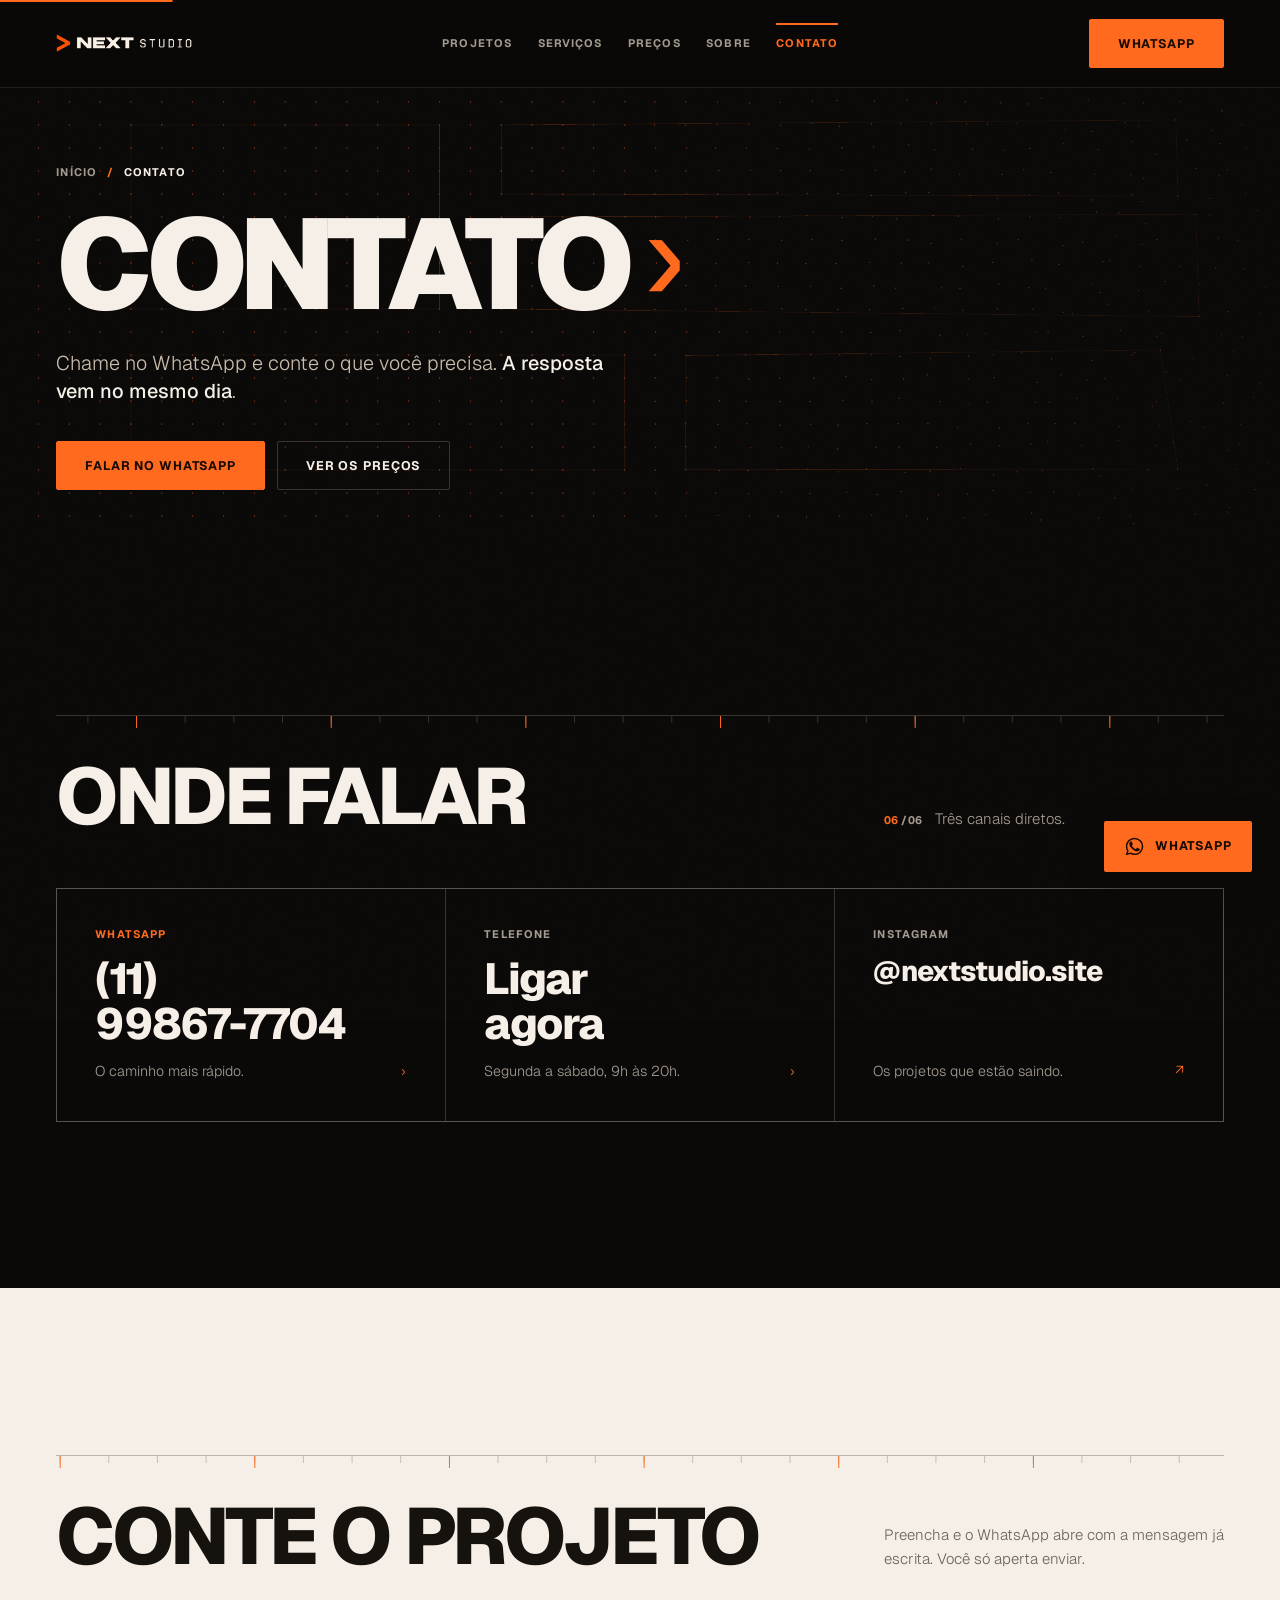
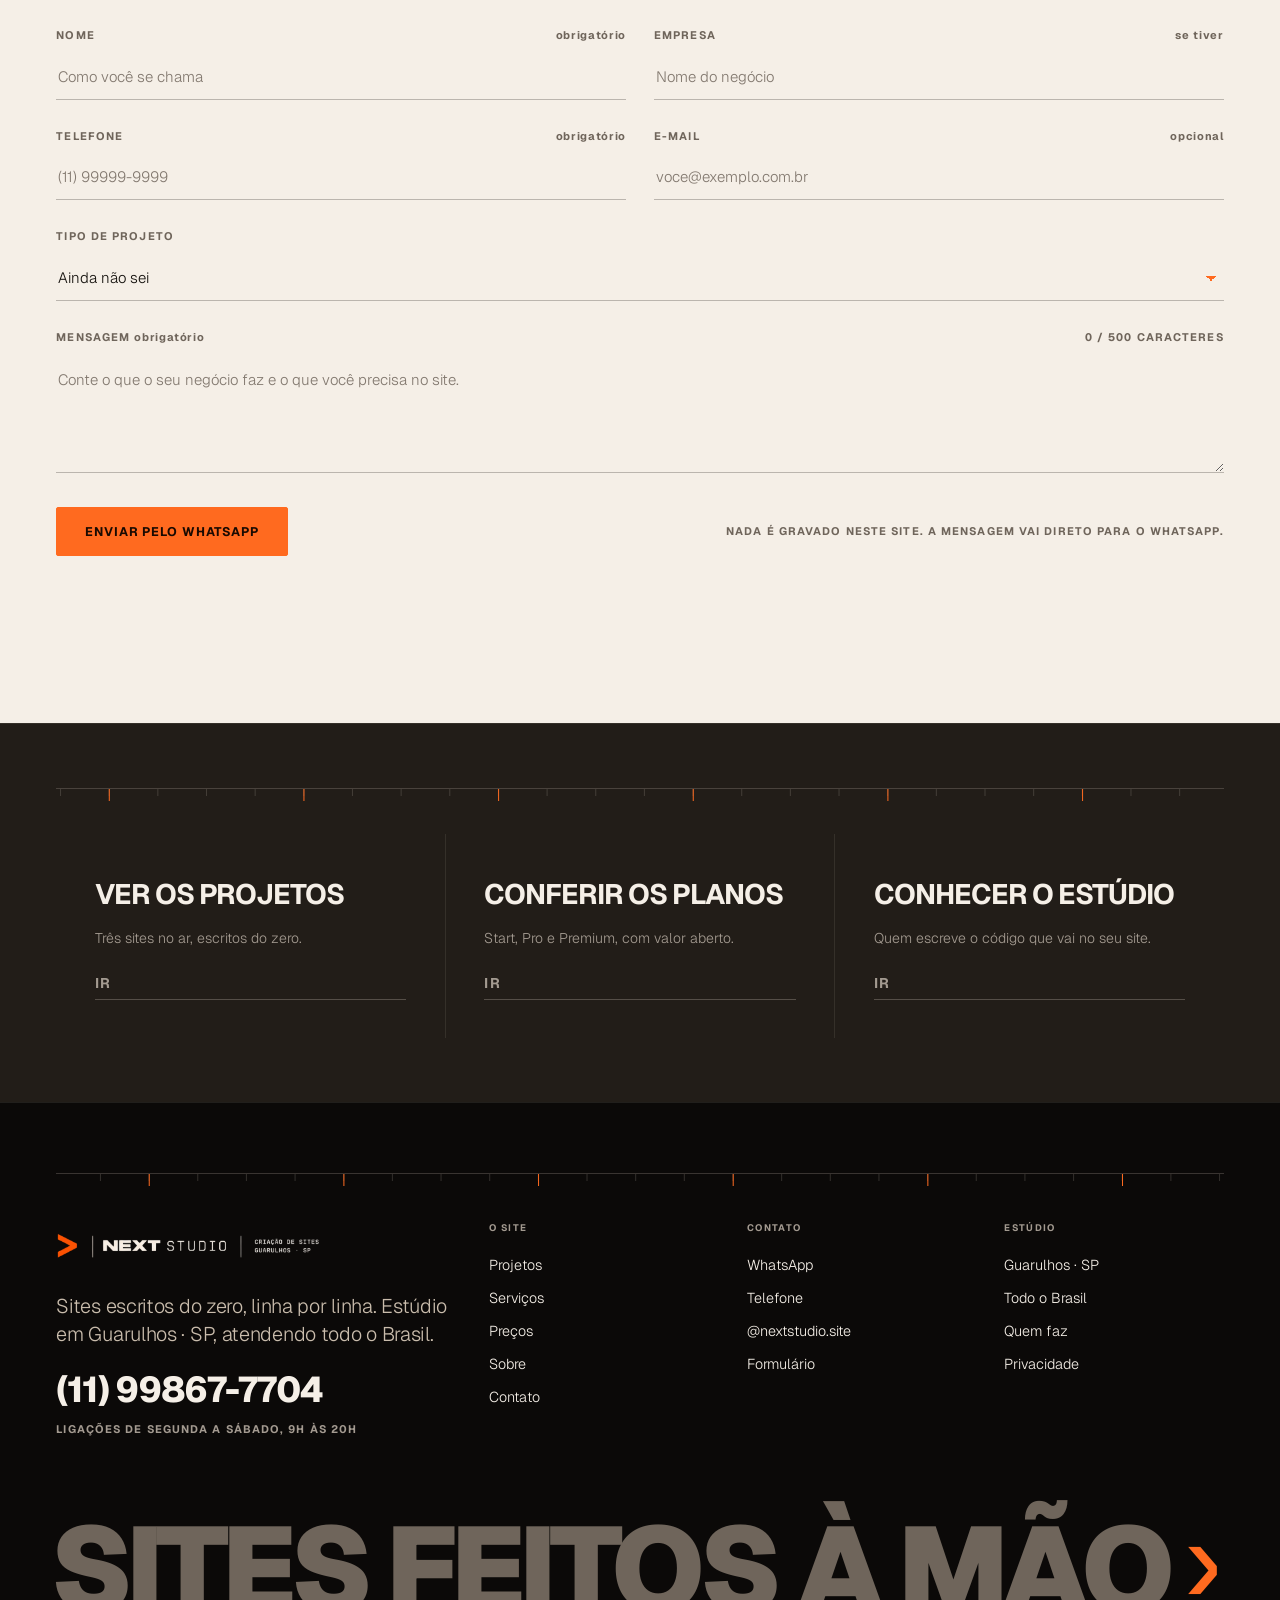
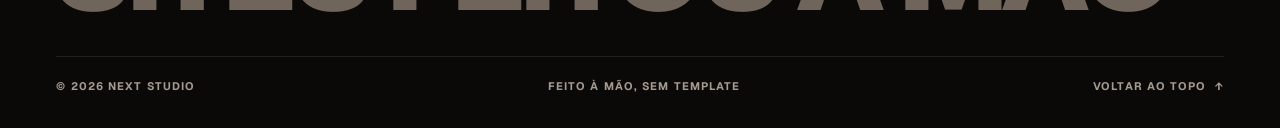
<file: contato.html>
<!DOCTYPE html>
<html lang="pt-BR" class="no-js">
<head>
<meta charset="UTF-8">
<meta name="viewport" content="width=device-width, initial-scale=1, viewport-fit=cover">

<title>Contato | Next Studio</title>
<meta name="description" content="Fale com a Next Studio pelo WhatsApp (11) 99867-7704, por telefone ou pelo formulário. Estúdio de criação de sites em Guarulhos · SP, com resposta no mesmo dia.">
<meta name="author" content="Next Studio">
<meta name="theme-color" content="#0B0908">
<meta name="robots" content="index, follow, max-image-preview:large">
<link rel="canonical" href="https://nextstudiobr.github.io/-/contato">

<meta property="og:type" content="website">
<meta property="og:site_name" content="Next Studio">
<meta property="og:locale" content="pt_BR">
<meta property="og:url" content="https://nextstudiobr.github.io/-/contato">
<meta property="og:title" content="Contato | Next Studio">
<meta property="og:description" content="WhatsApp, telefone, Instagram e formulário. Resposta no mesmo dia.">
<meta property="og:image" content="https://nextstudiobr.github.io/-/assets/img/og.jpg">
<meta property="og:image:width" content="1200">
<meta property="og:image:height" content="630">
<meta property="og:image:alt" content="Composição da Next Studio: o título “Sites feitos à mão” em letras claras à esquerda e um notebook exibindo a marca na tela.">
<meta name="twitter:card" content="summary_large_image">
<meta name="twitter:title" content="Contato | Next Studio">
<meta name="twitter:description" content="WhatsApp, telefone, Instagram e formulário. Resposta no mesmo dia.">
<meta name="twitter:image" content="https://nextstudiobr.github.io/-/assets/img/og.jpg">

<link rel="icon" type="image/png" href="assets/img/favicon.png">
<link rel="apple-touch-icon" href="assets/img/apple-touch-icon.png">
<link rel="manifest" href="site.webmanifest">
<link rel="preconnect" href="https://fonts.googleapis.com">
<link rel="preconnect" href="https://fonts.gstatic.com" crossorigin>
<link href="https://fonts.googleapis.com/css2?family=Geist:wght@300;400;500;600;700;800;900&display=swap" rel="stylesheet">
<link rel="stylesheet" href="assets/css/estilo.css">
<script>document.documentElement.className=document.documentElement.className.replace("no-js","js");</script>

<script type="application/ld+json">
{
  "@context":"https://schema.org","@type":"BreadcrumbList",
  "itemListElement":[
    {"@type":"ListItem","position":1,"name":"Início","item":"https://nextstudiobr.github.io/-/"},
    {"@type":"ListItem","position":2,"name":"Contato","item":"https://nextstudiobr.github.io/-/contato"}
  ]
}
</script>
<script type="application/ld+json">
{
  "@context":"https://schema.org","@type":"ContactPage",
  "url":"https://nextstudiobr.github.io/-/contato",
  "mainEntity":{"@type":"Organization","name":"Next Studio","telephone":"+55 11 99867-7704",
    "contactPoint":{"@type":"ContactPoint","telephone":"+55 11 99867-7704","contactType":"vendas","areaServed":"BR","availableLanguage":"Portuguese"}}
}
</script>
</head>
<body>

<a class="pular" href="#conteudo">Pular para o conteúdo</a>
<div class="grao" aria-hidden="true"></div>
<div class="fio-pg" aria-hidden="true"><i id="fioPg"></i></div>

<header class="topo" id="topo">
  <div class="topo__in">
    <a class="marca" href="./" aria-label="Next Studio, início">
      <img src="assets/img/logo-lockup.png" alt="Next Studio" width="948" height="130">
    </a>
    <nav class="topo__nav" aria-label="Navegação principal">
      <a href="projetos">Projetos</a>
      <a href="servicos">Serviços</a>
      <a href="precos">Preços</a>
      <a href="sobre">Sobre</a>
      <a href="contato" aria-current="page">Contato</a>
    </nav>
    <span class="bt-caixa topo__zap">
      <a class="bt bt--solido" href="https://wa.me/5511998677704?text=Oi%21%20Vim%20pelo%20site%20da%20Next%20Studio.%20Quero%20fazer%20um%20site." target="_blank" rel="noopener noreferrer">
        WhatsApp
      </a>
    </span>
    <button class="hamb" id="hamb" aria-label="Abrir menu" aria-expanded="false" aria-controls="menu">
      <i aria-hidden="true"></i><i aria-hidden="true"></i>
    </button>
  </div>
</header>

<div class="menu" id="menu" hidden>
  <nav class="menu__lista" aria-label="Navegação">
    <a href="./" style="--atraso:.05s"><em>01</em>Início</a>
    <a href="projetos" style="--atraso:.10s"><em>02</em>Projetos</a>
    <a href="servicos" style="--atraso:.15s"><em>03</em>Serviços</a>
    <a href="precos" style="--atraso:.20s"><em>04</em>Preços</a>
    <a href="sobre" style="--atraso:.25s"><em>05</em>Sobre</a>
    <a href="contato" aria-current="page" style="--atraso:.30s"><em>06</em>Contato</a>
  </nav>
  <div class="menu__pe">
    <span class="rot">Guarulhos · SP<br>Atendimento para todo o Brasil</span>
    <a class="lk" href="https://wa.me/5511998677704?text=Oi%21%20Vim%20pelo%20site%20da%20Next%20Studio.%20Quero%20fazer%20um%20site." target="_blank" rel="noopener noreferrer">(11) 99867-7704</a>
  </div>
</div>

<main id="conteudo">

<section class="frontal" aria-labelledby="tit">
  <canvas class="frontal__tela" data-malha="grade" aria-hidden="true"></canvas>
  <div class="berco frontal__in">
    <nav class="migalhas rot" aria-label="Você está aqui">
      <ol>
        <li><a href="./">Início</a></li>
        <li><span aria-current="page">Contato</span></li>
      </ol>
    </nav>
    <h1 class="frontal__h1" id="tit">
      <span class="tr">Contato<span class="caret" aria-hidden="true">&rsaquo;</span></span>
    </h1>
    <p class="frontal__p rv" style="--atraso:.26s">Chame no WhatsApp e conte o que você precisa. <b>A resposta vem no mesmo dia</b>.</p>
    <div class="frontal__acoes rv" style="--atraso:.36s">
      <span class="bt-caixa">
        <a class="bt bt--solido" href="https://wa.me/5511998677704?text=Oi%21%20Vim%20pelo%20site%20da%20Next%20Studio.%20Quero%20fazer%20um%20site." target="_blank" rel="noopener noreferrer">
          Falar no WhatsApp
        </a>
      </span>
      <span class="bt-caixa">
        <a class="bt" href="precos">
          Ver os preços
        </a>
      </span>
    </div>
  </div>
</section>

<section class="sec" id="canais" aria-label="Canais de contato">
  <div class="berco">
    <div class="regua" aria-hidden="true"></div>
    <div class="cabeca">
      <h2 class="cabeca__t" data-tracar><span class="tr">Onde falar</span></h2>
      <p class="cabeca__d"><span class="coord"><b>06</b><i>/06</i></span> &nbsp; Três canais diretos.</p>
    </div>
    <div class="canais">
      <a class="canal rv" href="https://wa.me/5511998677704?text=Oi%21%20Vim%20pelo%20site%20da%20Next%20Studio.%20Quero%20fazer%20um%20site." target="_blank" rel="noopener noreferrer">
        <span class="rot rot--brasa">WhatsApp</span>
        <span class="canal__v">(11)<br>99867-7704</span>
        <span class="canal__d">O caminho mais rápido. <i aria-hidden="true">&rsaquo;</i></span>
      </a>
      <a class="canal rv" style="--atraso:.08s" href="tel:+5511998677704">
        <span class="rot">Telefone</span>
        <span class="canal__v">Ligar<br>agora</span>
        <span class="canal__d">Segunda a sábado, 9h às 20h. <i aria-hidden="true">&rsaquo;</i></span>
      </a>
      <a class="canal rv" style="--atraso:.16s" href="https://instagram.com/nextstudio.site" target="_blank" rel="noopener noreferrer">
        <span class="rot">Instagram</span>
        <span class="canal__v canal__v--peq">@nextstudio.site</span>
        <span class="canal__d">Os projetos que estão saindo. <i aria-hidden="true">&#8599;</i></span>
      </a>
    </div>
  </div>
</section>

<section class="sec claro" id="formulario" data-claro aria-label="Formulário de contato">
  <div class="berco">
    <div class="regua" aria-hidden="true"></div>
    <div class="cabeca">
      <h2 class="cabeca__t" data-tracar><span class="tr">Conte o projeto</span></h2>
      <p class="cabeca__d">Preencha e o WhatsApp abre com a mensagem já escrita. Você só aperta enviar.</p>
    </div>

    <form class="form" id="formContato" novalidate>
      <div class="aviso" id="formAviso" aria-live="polite"></div>

      <div class="form__dupla">
        <p class="campo">
          <label class="campo__rot" for="f-nome">Nome <span class="campo__op">obrigatório</span></label>
          <input id="f-nome" name="nome" type="text" maxlength="60" autocomplete="name"
                 required placeholder="Como você se chama">
          <span class="campo__erro" aria-live="polite"></span>
        </p>
        <p class="campo">
          <label class="campo__rot" for="f-empresa">Empresa <span class="campo__op">se tiver</span></label>
          <input id="f-empresa" name="empresa" type="text" maxlength="60" autocomplete="organization"
                 placeholder="Nome do negócio">
          <span class="campo__erro" aria-live="polite"></span>
        </p>
      </div>

      <div class="form__dupla">
        <p class="campo">
          <label class="campo__rot" for="f-telefone">Telefone <span class="campo__op">obrigatório</span></label>
          <input id="f-telefone" name="telefone" type="tel" inputmode="tel" maxlength="16" autocomplete="tel"
                 required placeholder="(11) 99999-9999">
          <span class="campo__erro" aria-live="polite"></span>
        </p>
        <p class="campo">
          <label class="campo__rot" for="f-email">E-mail <span class="campo__op">opcional</span></label>
          <input id="f-email" name="email" type="email" maxlength="80" autocomplete="email"
                 placeholder="voce@exemplo.com.br">
          <span class="campo__erro" aria-live="polite"></span>
        </p>
      </div>

      <p class="campo">
        <label class="campo__rot" for="f-tipo">Tipo de projeto</label>
        <select id="f-tipo" name="tipo">
          <option value="Ainda não sei">Ainda não sei</option>
          <option value="Site institucional">Site institucional</option>
          <option value="Landing page">Landing page</option>
          <option value="Catálogo digital">Catálogo digital</option>
          <option value="Experiência digital">Experiência digital</option>
          <option value="Plano Start (R$ 599)">Plano Start — R$ 599</option>
          <option value="Plano Pro (R$ 789)">Plano Pro — R$ 789</option>
          <option value="Plano Premium (R$ 978)">Plano Premium — R$ 978</option>
        </select>
        <span class="campo__erro" aria-live="polite"></span>
      </p>

      <p class="campo">
        <label class="campo__rot" for="f-mensagem">
          <span>Mensagem <span class="campo__op">obrigatório</span></span>
          <span class="campo__conta" id="contaMensagem" aria-live="polite">0 / 500 caracteres</span>
        </label>
        <textarea id="f-mensagem" name="mensagem" maxlength="500" required
                  data-conta="contaMensagem"
                  placeholder="Conte o que o seu negócio faz e o que você precisa no site."></textarea>
        <span class="campo__erro" aria-live="polite"></span>
      </p>

      <div class="form__pe">
        <span class="bt-caixa">
          <button class="bt bt--solido" type="submit">
            Enviar pelo WhatsApp
          </button>
        </span>
        <p class="rot">Nada é gravado neste site. A mensagem vai direto para o WhatsApp.</p>
      </div>
    </form>
  </div>
</section>

<section class="seguir" aria-label="Continuar navegando">
  <div class="berco" style="padding-block:clamp(40px,5vw,72px)">
    <div class="regua" aria-hidden="true"></div>
    <div class="seguir__grade">
      <a class="seguir__cart" href="projetos">
        <b>Ver os projetos</b>
        <span>Três sites no ar, escritos do zero.</span>
        <span class="lk">Ir</span>
      </a>
      <a class="seguir__cart" href="precos">
        <b>Conferir os planos</b>
        <span>Start, Pro e Premium, com valor aberto.</span>
        <span class="lk">Ir</span>
      </a>
      <a class="seguir__cart" href="sobre">
        <b>Conhecer o estúdio</b>
        <span>Quem escreve o código que vai no seu site.</span>
        <span class="lk">Ir</span>
      </a>
    </div>
  </div>
</section>

</main>

<footer class="rodape">
  <div class="berco">
    <div class="regua" aria-hidden="true"></div>
    <div class="rodape__grade">
      <div class="rodape__assina">
        <a class="rodape__marca" href="./" aria-label="Next Studio, início">
          <img src="assets/img/logo-tagline.png" alt="Next Studio — criação de sites, Guarulhos · SP" width="837" height="170" loading="lazy">
        </a>
        <p class="rodape__frase">Sites escritos do zero, linha por linha. Estúdio em Guarulhos · SP, atendendo todo o Brasil.</p>
        <a class="rodape__fone" href="https://wa.me/5511998677704?text=Oi%21%20Vim%20pelo%20site%20da%20Next%20Studio.%20Quero%20fazer%20um%20site." target="_blank" rel="noopener noreferrer">(11) 99867-7704</a>
        <span class="rot">Ligações de segunda a sábado, 9h às 20h</span>
      </div>
      <nav class="rodape__col" aria-label="Páginas do site">
        <h2>O site</h2>
        <a href="projetos">Projetos</a>
        <a href="servicos">Serviços</a>
        <a href="precos">Preços</a>
        <a href="sobre">Sobre</a>
        <a href="contato">Contato</a>
      </nav>
      <div class="rodape__col">
        <h2>Contato</h2>
        <a href="https://wa.me/5511998677704?text=Oi%21%20Vim%20pelo%20site%20da%20Next%20Studio.%20Quero%20fazer%20um%20site." target="_blank" rel="noopener noreferrer">WhatsApp</a>
        <a href="tel:+5511998677704">Telefone</a>
        <a href="https://instagram.com/nextstudio.site" target="_blank" rel="noopener noreferrer">@nextstudio.site</a>
        <a href="contato">Formulário</a>
      </div>
      <div class="rodape__col">
        <h2>Estúdio</h2>
        <span>Guarulhos · SP</span>
        <span>Todo o Brasil</span>
        <a href="sobre">Quem faz</a>
        <a href="privacidade">Privacidade</a>
      </div>
    </div>
    <div class="rodape__fim" data-tracar aria-hidden="true">
      <span class="rodape__gigante tr">Sites feitos à mão<span class="caret">&rsaquo;</span></span>
    </div>
    <div class="rodape__baixo">
      <span class="rot">&copy; <span data-ano>2026</span> Next Studio</span>
      <span class="rot">Feito à mão, sem template</span>
      <a class="rot subir" href="#conteudo">Voltar ao topo <i aria-hidden="true">&#8593;</i></a>
    </div>
  </div>
</footer>

<!-- WhatsApp fixo: o mesmo atalho em todas as páginas. Ele se recolhe
     sozinho quando o fecho ou o rodapé aparecem (nucleo.js). -->
<a class="zap-flutua" href="https://wa.me/5511998677704?text=Oi%21%20Vim%20pelo%20site%20da%20Next%20Studio.%20Quero%20fazer%20um%20site." target="_blank" rel="noopener noreferrer"
   aria-label="Falar com a Next Studio no WhatsApp">
  <svg viewBox="0 0 24 24" aria-hidden="true" focusable="false"><path d="M12.04 2C6.58 2 2.13 6.45 2.13 11.91c0 1.75.46 3.46 1.32 4.96L2 22l5.25-1.38a9.87 9.87 0 0 0 4.79 1.22h.01c5.46 0 9.91-4.45 9.91-9.91 0-2.65-1.03-5.14-2.9-7.01A9.82 9.82 0 0 0 12.04 2zm0 18.13h-.01a8.2 8.2 0 0 1-4.18-1.15l-.3-.18-3.12.82.83-3.04-.2-.31a8.17 8.17 0 0 1-1.25-4.36c0-4.54 3.7-8.23 8.24-8.23 2.2 0 4.27.86 5.82 2.41a8.18 8.18 0 0 1 2.41 5.83c0 4.54-3.7 8.23-8.24 8.23z"/><path d="M17.47 14.38c-.3-.15-1.76-.87-2.03-.97-.27-.1-.47-.15-.67.15-.2.3-.77.97-.95 1.17-.17.2-.35.22-.65.07-.3-.15-1.26-.46-2.4-1.48-.89-.79-1.49-1.76-1.66-2.06-.17-.3-.02-.46.13-.61.14-.14.3-.35.45-.52.15-.17.2-.3.3-.5.1-.2.05-.37-.02-.52-.07-.15-.67-1.62-.92-2.22-.24-.58-.49-.5-.67-.51l-.57-.01c-.2 0-.52.07-.8.37-.27.3-1.04 1.02-1.04 2.48s1.07 2.88 1.22 3.08c.15.2 2.1 3.2 5.08 4.49.71.3 1.26.49 1.69.63.71.22 1.36.19 1.87.12.57-.08 1.76-.72 2.01-1.41.25-.69.25-1.28.17-1.41-.07-.13-.27-.2-.57-.35z"/></svg>
  <span>WhatsApp</span>
</a>


<script src="assets/js/nucleo.js" defer></script>
<script src="assets/js/malha.js" defer></script>

</body>
</html>
</file>
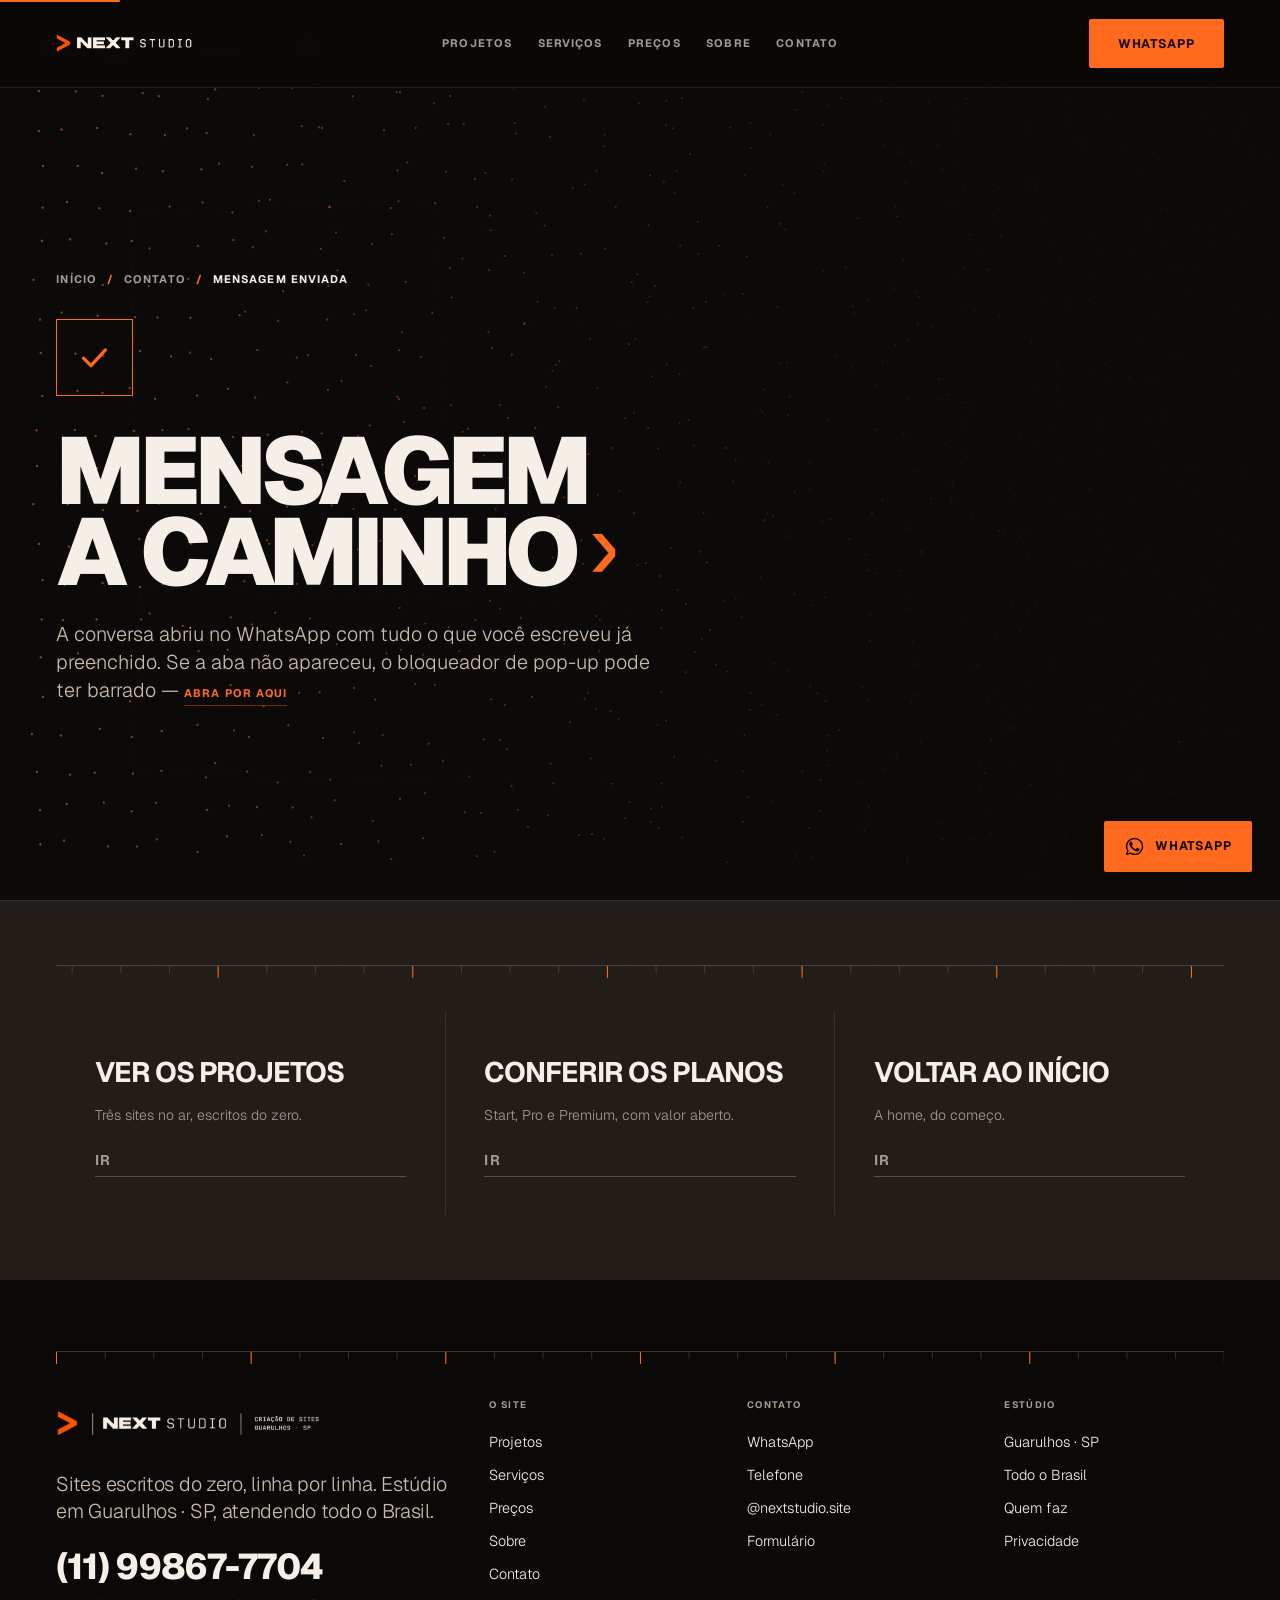
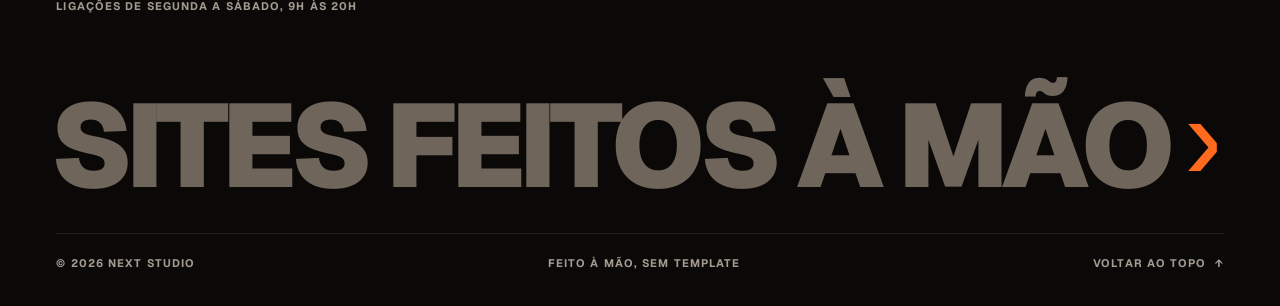
<file: obrigado.html>
<!DOCTYPE html>
<html lang="pt-BR" class="no-js">
<head>
<meta charset="UTF-8">
<meta name="viewport" content="width=device-width, initial-scale=1, viewport-fit=cover">

<title>Mensagem enviada | Next Studio</title>
<meta name="description" content="Sua mensagem foi encaminhada para o WhatsApp da Next Studio. A resposta vem no mesmo dia.">
<meta name="author" content="Next Studio">
<meta name="theme-color" content="#0B0908">
<meta name="robots" content="noindex, follow">
<link rel="canonical" href="https://nextstudiobr.github.io/-/obrigado">

<meta property="og:type" content="website">
<meta property="og:site_name" content="Next Studio">
<meta property="og:locale" content="pt_BR">
<meta property="og:url" content="https://nextstudiobr.github.io/-/obrigado">
<meta property="og:title" content="Mensagem enviada | Next Studio">
<meta property="og:description" content="Sua mensagem foi encaminhada para o WhatsApp da Next Studio. A resposta vem no mesmo dia.">
<meta property="og:image" content="https://nextstudiobr.github.io/-/assets/img/og.jpg">
<meta property="og:image:width" content="1200">
<meta property="og:image:height" content="630">
<meta property="og:image:alt" content="Composição da Next Studio: o título “Sites feitos à mão” em letras claras à esquerda e um notebook exibindo a marca na tela.">
<meta name="twitter:card" content="summary_large_image">
<meta name="twitter:title" content="Mensagem enviada | Next Studio">
<meta name="twitter:description" content="Sua mensagem foi encaminhada para o WhatsApp da Next Studio. A resposta vem no mesmo dia.">
<meta name="twitter:image" content="https://nextstudiobr.github.io/-/assets/img/og.jpg">

<link rel="icon" type="image/png" href="assets/img/favicon.png">
<link rel="apple-touch-icon" href="assets/img/apple-touch-icon.png">
<link rel="manifest" href="site.webmanifest">
<link rel="preconnect" href="https://fonts.googleapis.com">
<link rel="preconnect" href="https://fonts.gstatic.com" crossorigin>
<link href="https://fonts.googleapis.com/css2?family=Geist:wght@300;400;500;600;700;800;900&display=swap" rel="stylesheet">
<link rel="stylesheet" href="assets/css/estilo.css">
<script>document.documentElement.className=document.documentElement.className.replace("no-js","js");</script>

</head>
<body>

<a class="pular" href="#conteudo">Pular para o conteúdo</a>
<div class="grao" aria-hidden="true"></div>
<div class="fio-pg" aria-hidden="true"><i id="fioPg"></i></div>

<header class="topo" id="topo">
  <div class="topo__in">
    <a class="marca" href="./" aria-label="Next Studio, início">
      <img src="assets/img/logo-lockup.png" alt="Next Studio" width="948" height="130">
    </a>
    <nav class="topo__nav" aria-label="Navegação principal">
      <a href="projetos">Projetos</a>
      <a href="servicos">Serviços</a>
      <a href="precos">Preços</a>
      <a href="sobre">Sobre</a>
      <a href="contato">Contato</a>
    </nav>
    <span class="bt-caixa topo__zap">
      <a class="bt bt--solido" href="https://wa.me/5511998677704?text=Oi%21%20Vim%20pelo%20site%20da%20Next%20Studio.%20Quero%20fazer%20um%20site." target="_blank" rel="noopener noreferrer">
        WhatsApp
      </a>
    </span>
    <button class="hamb" id="hamb" aria-label="Abrir menu" aria-expanded="false" aria-controls="menu">
      <i aria-hidden="true"></i><i aria-hidden="true"></i>
    </button>
  </div>
</header>

<div class="menu" id="menu" hidden>
  <nav class="menu__lista" aria-label="Navegação">
    <a href="./" style="--atraso:.05s"><em>01</em>Início</a>
    <a href="projetos" style="--atraso:.10s"><em>02</em>Projetos</a>
    <a href="servicos" style="--atraso:.15s"><em>03</em>Serviços</a>
    <a href="precos" style="--atraso:.20s"><em>04</em>Preços</a>
    <a href="sobre" style="--atraso:.25s"><em>05</em>Sobre</a>
    <a href="contato" style="--atraso:.30s"><em>06</em>Contato</a>
  </nav>
  <div class="menu__pe">
    <span class="rot">Guarulhos · SP<br>Atendimento para todo o Brasil</span>
    <a class="lk" href="https://wa.me/5511998677704?text=Oi%21%20Vim%20pelo%20site%20da%20Next%20Studio.%20Quero%20fazer%20um%20site." target="_blank" rel="noopener noreferrer">(11) 99867-7704</a>
  </div>
</div>

<main id="conteudo">

<section class="feito">
  <canvas class="erro__tela" data-malha="grade" aria-hidden="true"></canvas>
  <div class="berco erro__in">
    <nav class="migalhas rot" aria-label="Você está aqui" style="margin-bottom:clamp(20px,2.4vw,32px)">
      <ol>
        <li><a href="./">Início</a></li>
        <li><a href="contato">Contato</a></li>
        <li><span aria-current="page">Mensagem enviada</span></li>
      </ol>
    </nav>

    <div class="feito__selo" aria-hidden="true">
      <svg viewBox="0 0 24 24" fill="none"><path d="M4 12.5 9.5 18 20 6.5"/></svg>
    </div>

    <h1 class="feito__h">
      <span class="tr">Mensagem</span>
      <span class="tr">a caminho<span class="caret" aria-hidden="true">&rsaquo;</span></span>
    </h1>
    <p class="feito__p rv">
      A conversa abriu no WhatsApp com tudo o que você escreveu já preenchido.
      Se a aba não apareceu, o bloqueador de pop-up pode ter barrado —
      <a class="lk" style="display:inline-flex;vertical-align:baseline" href="https://wa.me/5511998677704?text=Oi%21%20Vim%20pelo%20site%20da%20Next%20Studio.%20Quero%20fazer%20um%20site." target="_blank" rel="noopener noreferrer">abra por aqui</a>
    </p>
  </div>
</section>

<section class="seguir" aria-label="Continuar navegando">
  <div class="berco" style="padding-block:clamp(40px,5vw,72px)">
    <div class="regua" aria-hidden="true"></div>
    <div class="seguir__grade">
      <a class="seguir__cart" href="projetos">
        <b>Ver os projetos</b>
        <span>Três sites no ar, escritos do zero.</span>
        <span class="lk">Ir</span>
      </a>
      <a class="seguir__cart" href="precos">
        <b>Conferir os planos</b>
        <span>Start, Pro e Premium, com valor aberto.</span>
        <span class="lk">Ir</span>
      </a>
      <a class="seguir__cart" href="./">
        <b>Voltar ao início</b>
        <span>A home, do começo.</span>
        <span class="lk">Ir</span>
      </a>
    </div>
  </div>
</section>

</main>

<footer class="rodape">
  <div class="berco">
    <div class="regua" aria-hidden="true"></div>
    <div class="rodape__grade">
      <div class="rodape__assina">
        <a class="rodape__marca" href="./" aria-label="Next Studio, início">
          <img src="assets/img/logo-tagline.png" alt="Next Studio — criação de sites, Guarulhos · SP" width="837" height="170" loading="lazy">
        </a>
        <p class="rodape__frase">Sites escritos do zero, linha por linha. Estúdio em Guarulhos · SP, atendendo todo o Brasil.</p>
        <a class="rodape__fone" href="https://wa.me/5511998677704?text=Oi%21%20Vim%20pelo%20site%20da%20Next%20Studio.%20Quero%20fazer%20um%20site." target="_blank" rel="noopener noreferrer">(11) 99867-7704</a>
        <span class="rot">Ligações de segunda a sábado, 9h às 20h</span>
      </div>
      <nav class="rodape__col" aria-label="Páginas do site">
        <h2>O site</h2>
        <a href="projetos">Projetos</a>
        <a href="servicos">Serviços</a>
        <a href="precos">Preços</a>
        <a href="sobre">Sobre</a>
        <a href="contato">Contato</a>
      </nav>
      <div class="rodape__col">
        <h2>Contato</h2>
        <a href="https://wa.me/5511998677704?text=Oi%21%20Vim%20pelo%20site%20da%20Next%20Studio.%20Quero%20fazer%20um%20site." target="_blank" rel="noopener noreferrer">WhatsApp</a>
        <a href="tel:+5511998677704">Telefone</a>
        <a href="https://instagram.com/nextstudio.site" target="_blank" rel="noopener noreferrer">@nextstudio.site</a>
        <a href="contato">Formulário</a>
      </div>
      <div class="rodape__col">
        <h2>Estúdio</h2>
        <span>Guarulhos · SP</span>
        <span>Todo o Brasil</span>
        <a href="sobre">Quem faz</a>
        <a href="privacidade">Privacidade</a>
      </div>
    </div>
    <div class="rodape__fim" data-tracar aria-hidden="true">
      <span class="rodape__gigante tr">Sites feitos à mão<span class="caret">&rsaquo;</span></span>
    </div>
    <div class="rodape__baixo">
      <span class="rot">&copy; <span data-ano>2026</span> Next Studio</span>
      <span class="rot">Feito à mão, sem template</span>
      <a class="rot subir" href="#conteudo">Voltar ao topo <i aria-hidden="true">&#8593;</i></a>
    </div>
  </div>
</footer>

<!-- WhatsApp fixo: o mesmo atalho em todas as páginas. Ele se recolhe
     sozinho quando o fecho ou o rodapé aparecem (nucleo.js). -->
<a class="zap-flutua" href="https://wa.me/5511998677704?text=Oi%21%20Vim%20pelo%20site%20da%20Next%20Studio.%20Quero%20fazer%20um%20site." target="_blank" rel="noopener noreferrer"
   aria-label="Falar com a Next Studio no WhatsApp">
  <svg viewBox="0 0 24 24" aria-hidden="true" focusable="false"><path d="M12.04 2C6.58 2 2.13 6.45 2.13 11.91c0 1.75.46 3.46 1.32 4.96L2 22l5.25-1.38a9.87 9.87 0 0 0 4.79 1.22h.01c5.46 0 9.91-4.45 9.91-9.91 0-2.65-1.03-5.14-2.9-7.01A9.82 9.82 0 0 0 12.04 2zm0 18.13h-.01a8.2 8.2 0 0 1-4.18-1.15l-.3-.18-3.12.82.83-3.04-.2-.31a8.17 8.17 0 0 1-1.25-4.36c0-4.54 3.7-8.23 8.24-8.23 2.2 0 4.27.86 5.82 2.41a8.18 8.18 0 0 1 2.41 5.83c0 4.54-3.7 8.23-8.24 8.23z"/><path d="M17.47 14.38c-.3-.15-1.76-.87-2.03-.97-.27-.1-.47-.15-.67.15-.2.3-.77.97-.95 1.17-.17.2-.35.22-.65.07-.3-.15-1.26-.46-2.4-1.48-.89-.79-1.49-1.76-1.66-2.06-.17-.3-.02-.46.13-.61.14-.14.3-.35.45-.52.15-.17.2-.3.3-.5.1-.2.05-.37-.02-.52-.07-.15-.67-1.62-.92-2.22-.24-.58-.49-.5-.67-.51l-.57-.01c-.2 0-.52.07-.8.37-.27.3-1.04 1.02-1.04 2.48s1.07 2.88 1.22 3.08c.15.2 2.1 3.2 5.08 4.49.71.3 1.26.49 1.69.63.71.22 1.36.19 1.87.12.57-.08 1.76-.72 2.01-1.41.25-.69.25-1.28.17-1.41-.07-.13-.27-.2-.57-.35z"/></svg>
  <span>WhatsApp</span>
</a>


<script src="assets/js/nucleo.js" defer></script>
<script src="assets/js/malha.js" defer></script>

</body>
</html>
</file>
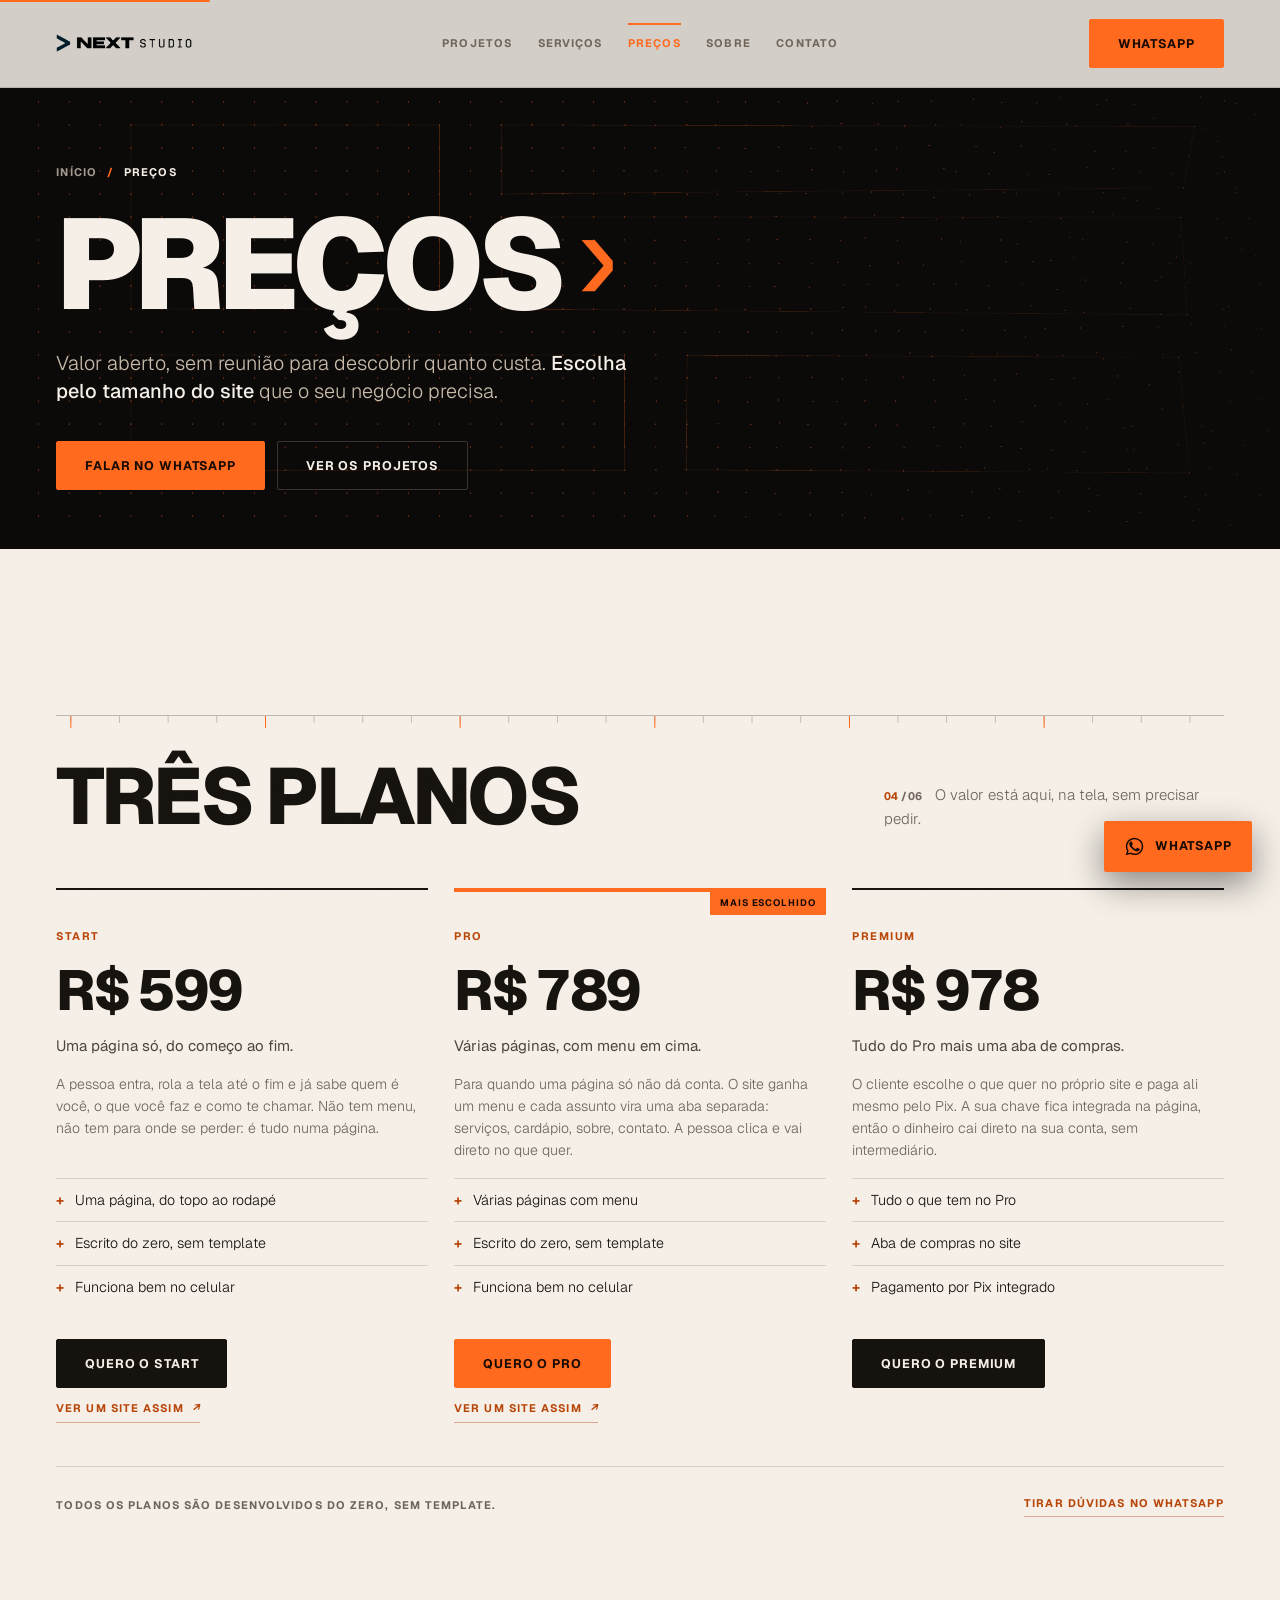
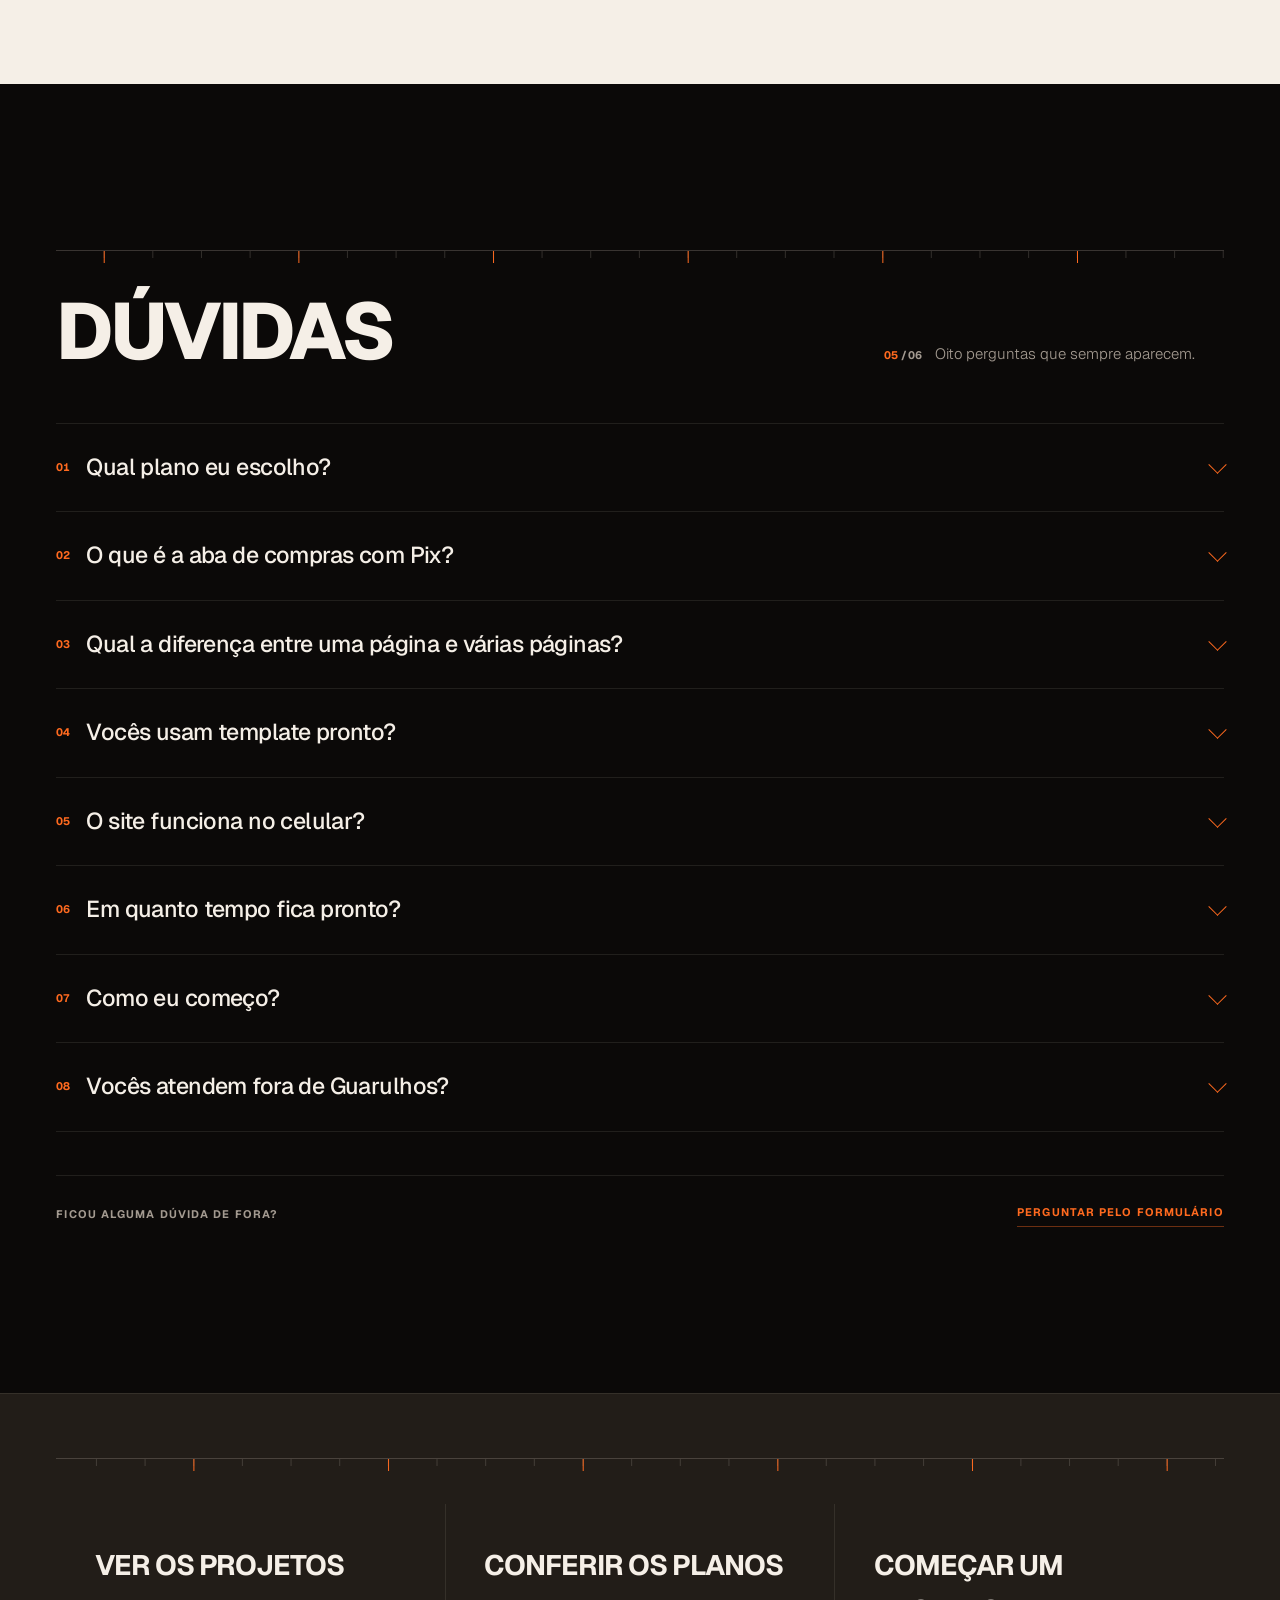
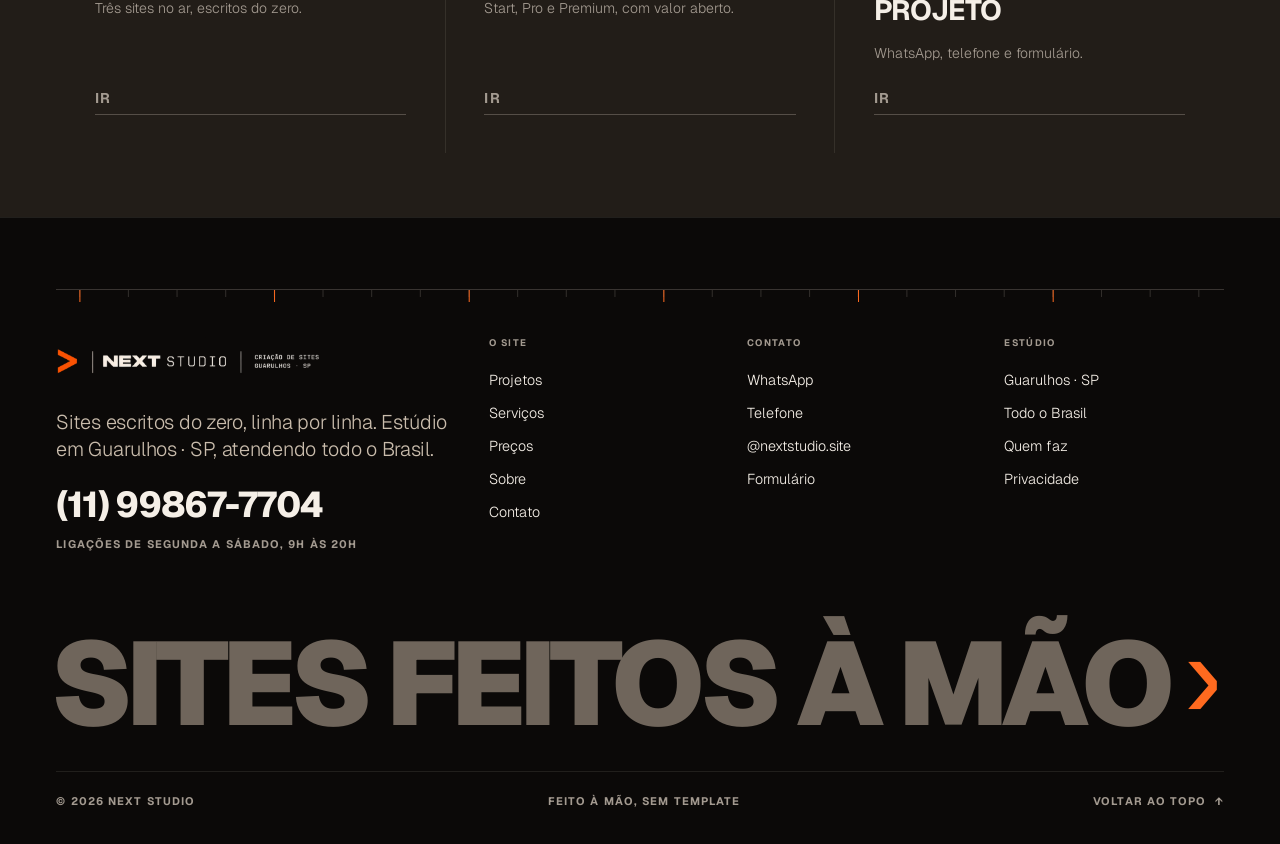
<file: precos.html>
<!DOCTYPE html>
<html lang="pt-BR" class="no-js">
<head>
<meta charset="UTF-8">
<meta name="viewport" content="width=device-width, initial-scale=1, viewport-fit=cover">

<title>Preços | Next Studio</title>
<meta name="description" content="Três planos de criação de site com valor aberto: Start R$ 599, Pro R$ 789 e Premium R$ 978. Todos escritos do zero, sem template, com atendimento para todo o Brasil.">
<meta name="author" content="Next Studio">
<meta name="theme-color" content="#0B0908">
<meta name="robots" content="index, follow, max-image-preview:large">
<link rel="canonical" href="https://nextstudiobr.github.io/-/precos">

<meta property="og:type" content="website">
<meta property="og:site_name" content="Next Studio">
<meta property="og:locale" content="pt_BR">
<meta property="og:url" content="https://nextstudiobr.github.io/-/precos">
<meta property="og:title" content="Preços | Next Studio">
<meta property="og:description" content="Start R$ 599, Pro R$ 789 e Premium R$ 978. Valor aberto, sem reunião para descobrir quanto custa.">
<meta property="og:image" content="https://nextstudiobr.github.io/-/assets/img/og.jpg">
<meta property="og:image:width" content="1200">
<meta property="og:image:height" content="630">
<meta property="og:image:alt" content="Composição da Next Studio: o título “Sites feitos à mão” em letras claras à esquerda e um notebook exibindo a marca na tela.">
<meta name="twitter:card" content="summary_large_image">
<meta name="twitter:title" content="Preços | Next Studio">
<meta name="twitter:description" content="Start R$ 599, Pro R$ 789 e Premium R$ 978. Valor aberto, sem reunião para descobrir quanto custa.">
<meta name="twitter:image" content="https://nextstudiobr.github.io/-/assets/img/og.jpg">

<link rel="icon" type="image/png" href="assets/img/favicon.png">
<link rel="apple-touch-icon" href="assets/img/apple-touch-icon.png">
<link rel="manifest" href="site.webmanifest">
<link rel="preconnect" href="https://fonts.googleapis.com">
<link rel="preconnect" href="https://fonts.gstatic.com" crossorigin>
<link href="https://fonts.googleapis.com/css2?family=Geist:wght@300;400;500;600;700;800;900&display=swap" rel="stylesheet">
<link rel="stylesheet" href="assets/css/estilo.css">
<script>document.documentElement.className=document.documentElement.className.replace("no-js","js");</script>

<script type="application/ld+json">
{
  "@context":"https://schema.org","@type":"BreadcrumbList",
  "itemListElement":[
    {"@type":"ListItem","position":1,"name":"Início","item":"https://nextstudiobr.github.io/-/"},
    {"@type":"ListItem","position":2,"name":"Preços","item":"https://nextstudiobr.github.io/-/precos"}
  ]
}
</script>
<script type="application/ld+json">
{
  "@context":"https://schema.org","@type":"FAQPage",
  "mainEntity":[
    {"@type":"Question","name":"Qual plano eu escolho?","acceptedAnswer":{"@type":"Answer","text":"Se tudo o que você precisa contar cabe numa página só, o Start resolve. Se você tem assuntos separados (serviços, cardápio, sobre, contato) e quer um menu, vá de Pro. Se além disso você quer vender pelo site e receber por Pix, é o Premium."}},
    {"@type":"Question","name":"O que é a aba de compras com Pix?","acceptedAnswer":{"@type":"Answer","text":"É uma página do seu site onde o cliente escolhe o que quer comprar e paga na hora pelo Pix. A sua chave fica integrada ali, então o pagamento cai direto na sua conta, sem intermediário e sem você precisar mandar a chave no WhatsApp toda vez."}},
    {"@type":"Question","name":"Qual a diferença entre uma página e várias páginas?","acceptedAnswer":{"@type":"Answer","text":"Numa página só, a pessoa desce a tela e vê tudo em sequência. Com várias páginas, existe um menu no topo e cada assunto tem o seu lugar, então a pessoa clica e vai direto no que interessa. Quanto mais coisas você tem para mostrar, mais faz sentido separar."}},
    {"@type":"Question","name":"Vocês usam template pronto?","acceptedAnswer":{"@type":"Answer","text":"Não. Cada site é escrito do zero, no código, pensado para o seu negócio. É por isso que nenhum sai igual ao outro."}},
    {"@type":"Question","name":"O site funciona no celular?","acceptedAnswer":{"@type":"Answer","text":"Sim. Todo site é feito para funcionar bem no celular e no computador, com o mesmo cuidado nos dois."}},
    {"@type":"Question","name":"Em quanto tempo fica pronto?","acceptedAnswer":{"@type":"Answer","text":"Depende do tamanho do site. O prazo é combinado com você na etapa da proposta, antes de qualquer coisa começar."}},
    {"@type":"Question","name":"Como eu começo?","acceptedAnswer":{"@type":"Answer","text":"Chame no WhatsApp (11) 99867-7704. A gente conversa sobre o seu negócio, você recebe uma proposta com estrutura, visual e valor, e aprovado o site vai para o ar."}},
    {"@type":"Question","name":"Vocês atendem fora de Guarulhos?","acceptedAnswer":{"@type":"Answer","text":"Sim. O estúdio fica em Guarulhos · SP e atende para todo o Brasil."}}
  ]
}
</script>
<script type="application/ld+json">
{
  "@context":"https://schema.org","@type":"OfferCatalog","name":"Planos de criação de site da Next Studio",
  "itemListElement":[
    {"@type":"Offer","name":"Start","price":"599","priceCurrency":"BRL","description":"Uma página só, do começo ao fim."},
    {"@type":"Offer","name":"Pro","price":"789","priceCurrency":"BRL","description":"Várias páginas, com menu em cima."},
    {"@type":"Offer","name":"Premium","price":"978","priceCurrency":"BRL","description":"Tudo do Pro mais uma aba de compras."}
  ]
}
</script>
</head>
<body>

<a class="pular" href="#conteudo">Pular para o conteúdo</a>
<div class="grao" aria-hidden="true"></div>
<div class="fio-pg" aria-hidden="true"><i id="fioPg"></i></div>

<header class="topo" id="topo">
  <div class="topo__in">
    <a class="marca" href="./" aria-label="Next Studio, início">
      <img src="assets/img/logo-lockup.png" alt="Next Studio" width="948" height="130">
    </a>
    <nav class="topo__nav" aria-label="Navegação principal">
      <a href="projetos">Projetos</a>
      <a href="servicos">Serviços</a>
      <a href="precos" aria-current="page">Preços</a>
      <a href="sobre">Sobre</a>
      <a href="contato">Contato</a>
    </nav>
    <span class="bt-caixa topo__zap">
      <a class="bt bt--solido" href="https://wa.me/5511998677704?text=Oi%21%20Vim%20pelo%20site%20da%20Next%20Studio.%20Quero%20fazer%20um%20site." target="_blank" rel="noopener noreferrer">
        WhatsApp
      </a>
    </span>
    <button class="hamb" id="hamb" aria-label="Abrir menu" aria-expanded="false" aria-controls="menu">
      <i aria-hidden="true"></i><i aria-hidden="true"></i>
    </button>
  </div>
</header>

<div class="menu" id="menu" hidden>
  <nav class="menu__lista" aria-label="Navegação">
    <a href="./" style="--atraso:.05s"><em>01</em>Início</a>
    <a href="projetos" style="--atraso:.10s"><em>02</em>Projetos</a>
    <a href="servicos" style="--atraso:.15s"><em>03</em>Serviços</a>
    <a href="precos" aria-current="page" style="--atraso:.20s"><em>04</em>Preços</a>
    <a href="sobre" style="--atraso:.25s"><em>05</em>Sobre</a>
    <a href="contato" style="--atraso:.30s"><em>06</em>Contato</a>
  </nav>
  <div class="menu__pe">
    <span class="rot">Guarulhos · SP<br>Atendimento para todo o Brasil</span>
    <a class="lk" href="https://wa.me/5511998677704?text=Oi%21%20Vim%20pelo%20site%20da%20Next%20Studio.%20Quero%20fazer%20um%20site." target="_blank" rel="noopener noreferrer">(11) 99867-7704</a>
  </div>
</div>

<main id="conteudo">

<section class="frontal" aria-labelledby="tit">
  <canvas class="frontal__tela" data-malha="grade" aria-hidden="true"></canvas>
  <div class="berco frontal__in">
    <nav class="migalhas rot" aria-label="Você está aqui">
      <ol>
        <li><a href="./">Início</a></li>
        <li><span aria-current="page">Preços</span></li>
      </ol>
    </nav>
    <h1 class="frontal__h1" id="tit">
      <span class="tr">Preços<span class="caret" aria-hidden="true">&rsaquo;</span></span>
    </h1>
    <p class="frontal__p rv" style="--atraso:.26s">Valor aberto, sem reunião para descobrir quanto custa. <b>Escolha pelo tamanho do site</b> que o seu negócio precisa.</p>
    <div class="frontal__acoes rv" style="--atraso:.36s">
      <span class="bt-caixa">
        <a class="bt bt--solido" href="https://wa.me/5511998677704?text=Oi%21%20Vim%20pelo%20site%20da%20Next%20Studio.%20Quero%20fazer%20um%20site." target="_blank" rel="noopener noreferrer">
          Falar no WhatsApp
        </a>
      </span>
      <span class="bt-caixa">
        <a class="bt" href="projetos">
          Ver os projetos
        </a>
      </span>
    </div>
  </div>
</section>

<section class="sec tabela claro" id="planos-sec" data-claro aria-label="Planos e preços">
  <div class="berco">
    <div class="regua" aria-hidden="true"></div>
    <div class="cabeca">
      <h2 class="cabeca__t" data-tracar><span class="tr">Três planos</span></h2>
      <p class="cabeca__d"><span class="coord"><b>04</b><i>/06</i></span> &nbsp; O valor está aqui, na tela, sem precisar pedir.</p>
    </div>
    <div class="planos" id="planos">
      <article class="plano rv" style="--atraso:0.00s">
        <h3 class="plano__nome">Start</h3>
        <p class="plano__valor">R$&nbsp;599</p>
        <p class="plano__resumo">Uma página só, do começo ao fim.</p>
        <p class="plano__explica">A pessoa entra, rola a tela até o fim e já sabe quem é você, o que você faz e como te chamar. Não tem menu, não tem para onde se perder: é tudo numa página.</p>
        <ul class="plano__rec">
          <li><span>Uma página, do topo ao rodapé</span></li>
          <li><span>Escrito do zero, sem template</span></li>
          <li><span>Funciona bem no celular</span></li>
        </ul>
        <div class="plano__pe">
          <span class="bt-caixa"><a class="bt bt--contra" href="https://wa.me/5511998677704?text=Oi!%20Vim%20pelo%20site%20da%20Next%20Studio.%20Quero%20o%20plano%20Start%20(R%24%20599)." target="_blank" rel="noopener noreferrer">Quero o Start</a></span>
          <a class="lk" href="https://danielebeauty.com.br" target="_blank" rel="noopener noreferrer">Ver um site assim <i aria-hidden="true">&#8599;</i></a>
        </div>
      </article>
      <article class="plano plano--marcado rv" style="--atraso:0.09s">
        <span class="plano__tag">Mais escolhido</span>
        <h3 class="plano__nome">Pro</h3>
        <p class="plano__valor">R$&nbsp;789</p>
        <p class="plano__resumo">Várias páginas, com menu em cima.</p>
        <p class="plano__explica">Para quando uma página só não dá conta. O site ganha um menu e cada assunto vira uma aba separada: serviços, cardápio, sobre, contato. A pessoa clica e vai direto no que quer.</p>
        <ul class="plano__rec">
          <li><span>Várias páginas com menu</span></li>
          <li><span>Escrito do zero, sem template</span></li>
          <li><span>Funciona bem no celular</span></li>
        </ul>
        <div class="plano__pe">
          <span class="bt-caixa"><a class="bt bt--solido" href="https://wa.me/5511998677704?text=Oi!%20Vim%20pelo%20site%20da%20Next%20Studio.%20Quero%20o%20plano%20Pro%20(R%24%20789)." target="_blank" rel="noopener noreferrer">Quero o Pro</a></span>
          <a class="lk" href="https://nextstudiobr.github.io/geladapocket/" target="_blank" rel="noopener noreferrer">Ver um site assim <i aria-hidden="true">&#8599;</i></a>
        </div>
      </article>
      <article class="plano rv" style="--atraso:0.18s">
        <h3 class="plano__nome">Premium</h3>
        <p class="plano__valor">R$&nbsp;978</p>
        <p class="plano__resumo">Tudo do Pro mais uma aba de compras.</p>
        <p class="plano__explica">O cliente escolhe o que quer no próprio site e paga ali mesmo pelo Pix. A sua chave fica integrada na página, então o dinheiro cai direto na sua conta, sem intermediário.</p>
        <ul class="plano__rec">
          <li><span>Tudo o que tem no Pro</span></li>
          <li><span>Aba de compras no site</span></li>
          <li><span>Pagamento por Pix integrado</span></li>
        </ul>
        <div class="plano__pe">
          <span class="bt-caixa"><a class="bt bt--contra" href="https://wa.me/5511998677704?text=Oi!%20Vim%20pelo%20site%20da%20Next%20Studio.%20Quero%20o%20plano%20Premium%20(R%24%20978)." target="_blank" rel="noopener noreferrer">Quero o Premium</a></span>
        </div>
      </article>
    </div>
    <div class="planos__nota">
      <p class="rot">Todos os planos são desenvolvidos do zero, sem template.</p>
      <a class="lk" href="https://wa.me/5511998677704?text=Oi%21%20Vim%20pelo%20site%20da%20Next%20Studio%20e%20queria%20tirar%20uma%20d%C3%BAvida." target="_blank" rel="noopener noreferrer">Tirar dúvidas no WhatsApp</a>
    </div>
  </div>
</section>

<section class="sec" id="duvidas" aria-label="Perguntas frequentes">
  <div class="berco">
    <div class="regua" aria-hidden="true"></div>
    <div class="cabeca">
      <h2 class="cabeca__t" data-tracar><span class="tr">Dúvidas</span></h2>
      <p class="cabeca__d"><span class="coord"><b>05</b><i>/06</i></span> &nbsp; Oito perguntas que sempre aparecem.</p>
    </div>
    <div class="faq" data-faq>
      <div class="faq__it">
        <button class="faq__b" aria-expanded="false" id="q0-b" aria-controls="q0">
          <span class="faq__n">01</span>
          <span class="faq__q">Qual plano eu escolho?</span>
          <span class="faq__sinal" aria-hidden="true"></span>
        </button>
        <div class="faq__r" id="q0" role="region" aria-labelledby="q0-b"><div>
          <p>Se tudo o que você precisa contar cabe numa página só, o <b>Start</b> resolve. Se você tem assuntos separados (serviços, cardápio, sobre, contato) e quer um menu, vá de <b>Pro</b>. Se além disso você quer vender pelo site e receber por Pix, é o <b>Premium</b>.</p>
        </div></div>
      </div>
      <div class="faq__it">
        <button class="faq__b" aria-expanded="false" id="q1-b" aria-controls="q1">
          <span class="faq__n">02</span>
          <span class="faq__q">O que é a aba de compras com Pix?</span>
          <span class="faq__sinal" aria-hidden="true"></span>
        </button>
        <div class="faq__r" id="q1" role="region" aria-labelledby="q1-b"><div>
          <p>É uma página do seu site onde o cliente escolhe o que quer comprar e paga na hora pelo Pix. A sua chave fica integrada ali, então o pagamento cai direto na sua conta, sem intermediário e sem você precisar mandar a chave no WhatsApp toda vez.</p>
        </div></div>
      </div>
      <div class="faq__it">
        <button class="faq__b" aria-expanded="false" id="q2-b" aria-controls="q2">
          <span class="faq__n">03</span>
          <span class="faq__q">Qual a diferença entre uma página e várias páginas?</span>
          <span class="faq__sinal" aria-hidden="true"></span>
        </button>
        <div class="faq__r" id="q2" role="region" aria-labelledby="q2-b"><div>
          <p>Numa página só, a pessoa desce a tela e vê tudo em sequência. Com várias páginas, existe um menu no topo e cada assunto tem o seu lugar, então a pessoa clica e vai direto no que interessa. Quanto mais coisas você tem para mostrar, mais faz sentido separar.</p>
        </div></div>
      </div>
      <div class="faq__it">
        <button class="faq__b" aria-expanded="false" id="q3-b" aria-controls="q3">
          <span class="faq__n">04</span>
          <span class="faq__q">Vocês usam template pronto?</span>
          <span class="faq__sinal" aria-hidden="true"></span>
        </button>
        <div class="faq__r" id="q3" role="region" aria-labelledby="q3-b"><div>
          <p>Não. Cada site é escrito do zero, no código, pensado para o seu negócio. É por isso que nenhum sai igual ao outro.</p>
        </div></div>
      </div>
      <div class="faq__it">
        <button class="faq__b" aria-expanded="false" id="q4-b" aria-controls="q4">
          <span class="faq__n">05</span>
          <span class="faq__q">O site funciona no celular?</span>
          <span class="faq__sinal" aria-hidden="true"></span>
        </button>
        <div class="faq__r" id="q4" role="region" aria-labelledby="q4-b"><div>
          <p>Sim. Todo site é feito para funcionar bem no celular e no computador, com o mesmo cuidado nos dois.</p>
        </div></div>
      </div>
      <div class="faq__it">
        <button class="faq__b" aria-expanded="false" id="q5-b" aria-controls="q5">
          <span class="faq__n">06</span>
          <span class="faq__q">Em quanto tempo fica pronto?</span>
          <span class="faq__sinal" aria-hidden="true"></span>
        </button>
        <div class="faq__r" id="q5" role="region" aria-labelledby="q5-b"><div>
          <p>Depende do tamanho do site. O prazo é combinado com você na etapa da proposta, antes de qualquer coisa começar.</p>
        </div></div>
      </div>
      <div class="faq__it">
        <button class="faq__b" aria-expanded="false" id="q6-b" aria-controls="q6">
          <span class="faq__n">07</span>
          <span class="faq__q">Como eu começo?</span>
          <span class="faq__sinal" aria-hidden="true"></span>
        </button>
        <div class="faq__r" id="q6" role="region" aria-labelledby="q6-b"><div>
          <p>Chame no WhatsApp <b>(11) 99867-7704</b>. A gente conversa sobre o seu negócio, você recebe uma proposta com estrutura, visual e valor, e aprovado o site vai para o ar.</p>
        </div></div>
      </div>
      <div class="faq__it">
        <button class="faq__b" aria-expanded="false" id="q7-b" aria-controls="q7">
          <span class="faq__n">08</span>
          <span class="faq__q">Vocês atendem fora de Guarulhos?</span>
          <span class="faq__sinal" aria-hidden="true"></span>
        </button>
        <div class="faq__r" id="q7" role="region" aria-labelledby="q7-b"><div>
          <p>Sim. O estúdio fica em Guarulhos · SP e atende para todo o Brasil.</p>
        </div></div>
      </div>
    </div>
    <div class="planos__nota">
      <p class="rot">Ficou alguma dúvida de fora?</p>
      <a class="lk" href="contato">Perguntar pelo formulário</a>
    </div>
  </div>
</section>

<section class="seguir" aria-label="Continuar navegando">
  <div class="berco" style="padding-block:clamp(40px,5vw,72px)">
    <div class="regua" aria-hidden="true"></div>
    <div class="seguir__grade">
      <a class="seguir__cart" href="projetos">
        <b>Ver os projetos</b>
        <span>Três sites no ar, escritos do zero.</span>
        <span class="lk">Ir</span>
      </a>
      <a class="seguir__cart" href="precos">
        <b>Conferir os planos</b>
        <span>Start, Pro e Premium, com valor aberto.</span>
        <span class="lk">Ir</span>
      </a>
      <a class="seguir__cart" href="contato">
        <b>Começar um projeto</b>
        <span>WhatsApp, telefone e formulário.</span>
        <span class="lk">Ir</span>
      </a>
    </div>
  </div>
</section>

</main>

<footer class="rodape">
  <div class="berco">
    <div class="regua" aria-hidden="true"></div>
    <div class="rodape__grade">
      <div class="rodape__assina">
        <a class="rodape__marca" href="./" aria-label="Next Studio, início">
          <img src="assets/img/logo-tagline.png" alt="Next Studio — criação de sites, Guarulhos · SP" width="837" height="170" loading="lazy">
        </a>
        <p class="rodape__frase">Sites escritos do zero, linha por linha. Estúdio em Guarulhos · SP, atendendo todo o Brasil.</p>
        <a class="rodape__fone" href="https://wa.me/5511998677704?text=Oi%21%20Vim%20pelo%20site%20da%20Next%20Studio.%20Quero%20fazer%20um%20site." target="_blank" rel="noopener noreferrer">(11) 99867-7704</a>
        <span class="rot">Ligações de segunda a sábado, 9h às 20h</span>
      </div>
      <nav class="rodape__col" aria-label="Páginas do site">
        <h2>O site</h2>
        <a href="projetos">Projetos</a>
        <a href="servicos">Serviços</a>
        <a href="precos">Preços</a>
        <a href="sobre">Sobre</a>
        <a href="contato">Contato</a>
      </nav>
      <div class="rodape__col">
        <h2>Contato</h2>
        <a href="https://wa.me/5511998677704?text=Oi%21%20Vim%20pelo%20site%20da%20Next%20Studio.%20Quero%20fazer%20um%20site." target="_blank" rel="noopener noreferrer">WhatsApp</a>
        <a href="tel:+5511998677704">Telefone</a>
        <a href="https://instagram.com/nextstudio.site" target="_blank" rel="noopener noreferrer">@nextstudio.site</a>
        <a href="contato">Formulário</a>
      </div>
      <div class="rodape__col">
        <h2>Estúdio</h2>
        <span>Guarulhos · SP</span>
        <span>Todo o Brasil</span>
        <a href="sobre">Quem faz</a>
        <a href="privacidade">Privacidade</a>
      </div>
    </div>
    <div class="rodape__fim" data-tracar aria-hidden="true">
      <span class="rodape__gigante tr">Sites feitos à mão<span class="caret">&rsaquo;</span></span>
    </div>
    <div class="rodape__baixo">
      <span class="rot">&copy; <span data-ano>2026</span> Next Studio</span>
      <span class="rot">Feito à mão, sem template</span>
      <a class="rot subir" href="#conteudo">Voltar ao topo <i aria-hidden="true">&#8593;</i></a>
    </div>
  </div>
</footer>

<!-- WhatsApp fixo: o mesmo atalho em todas as páginas. Ele se recolhe
     sozinho quando o fecho ou o rodapé aparecem (nucleo.js). -->
<a class="zap-flutua" href="https://wa.me/5511998677704?text=Oi%21%20Vim%20pelo%20site%20da%20Next%20Studio.%20Quero%20fazer%20um%20site." target="_blank" rel="noopener noreferrer"
   aria-label="Falar com a Next Studio no WhatsApp">
  <svg viewBox="0 0 24 24" aria-hidden="true" focusable="false"><path d="M12.04 2C6.58 2 2.13 6.45 2.13 11.91c0 1.75.46 3.46 1.32 4.96L2 22l5.25-1.38a9.87 9.87 0 0 0 4.79 1.22h.01c5.46 0 9.91-4.45 9.91-9.91 0-2.65-1.03-5.14-2.9-7.01A9.82 9.82 0 0 0 12.04 2zm0 18.13h-.01a8.2 8.2 0 0 1-4.18-1.15l-.3-.18-3.12.82.83-3.04-.2-.31a8.17 8.17 0 0 1-1.25-4.36c0-4.54 3.7-8.23 8.24-8.23 2.2 0 4.27.86 5.82 2.41a8.18 8.18 0 0 1 2.41 5.83c0 4.54-3.7 8.23-8.24 8.23z"/><path d="M17.47 14.38c-.3-.15-1.76-.87-2.03-.97-.27-.1-.47-.15-.67.15-.2.3-.77.97-.95 1.17-.17.2-.35.22-.65.07-.3-.15-1.26-.46-2.4-1.48-.89-.79-1.49-1.76-1.66-2.06-.17-.3-.02-.46.13-.61.14-.14.3-.35.45-.52.15-.17.2-.3.3-.5.1-.2.05-.37-.02-.52-.07-.15-.67-1.62-.92-2.22-.24-.58-.49-.5-.67-.51l-.57-.01c-.2 0-.52.07-.8.37-.27.3-1.04 1.02-1.04 2.48s1.07 2.88 1.22 3.08c.15.2 2.1 3.2 5.08 4.49.71.3 1.26.49 1.69.63.71.22 1.36.19 1.87.12.57-.08 1.76-.72 2.01-1.41.25-.69.25-1.28.17-1.41-.07-.13-.27-.2-.57-.35z"/></svg>
  <span>WhatsApp</span>
</a>


<script src="assets/js/nucleo.js" defer></script>
<script src="assets/js/malha.js" defer></script>

</body>
</html>
</file>
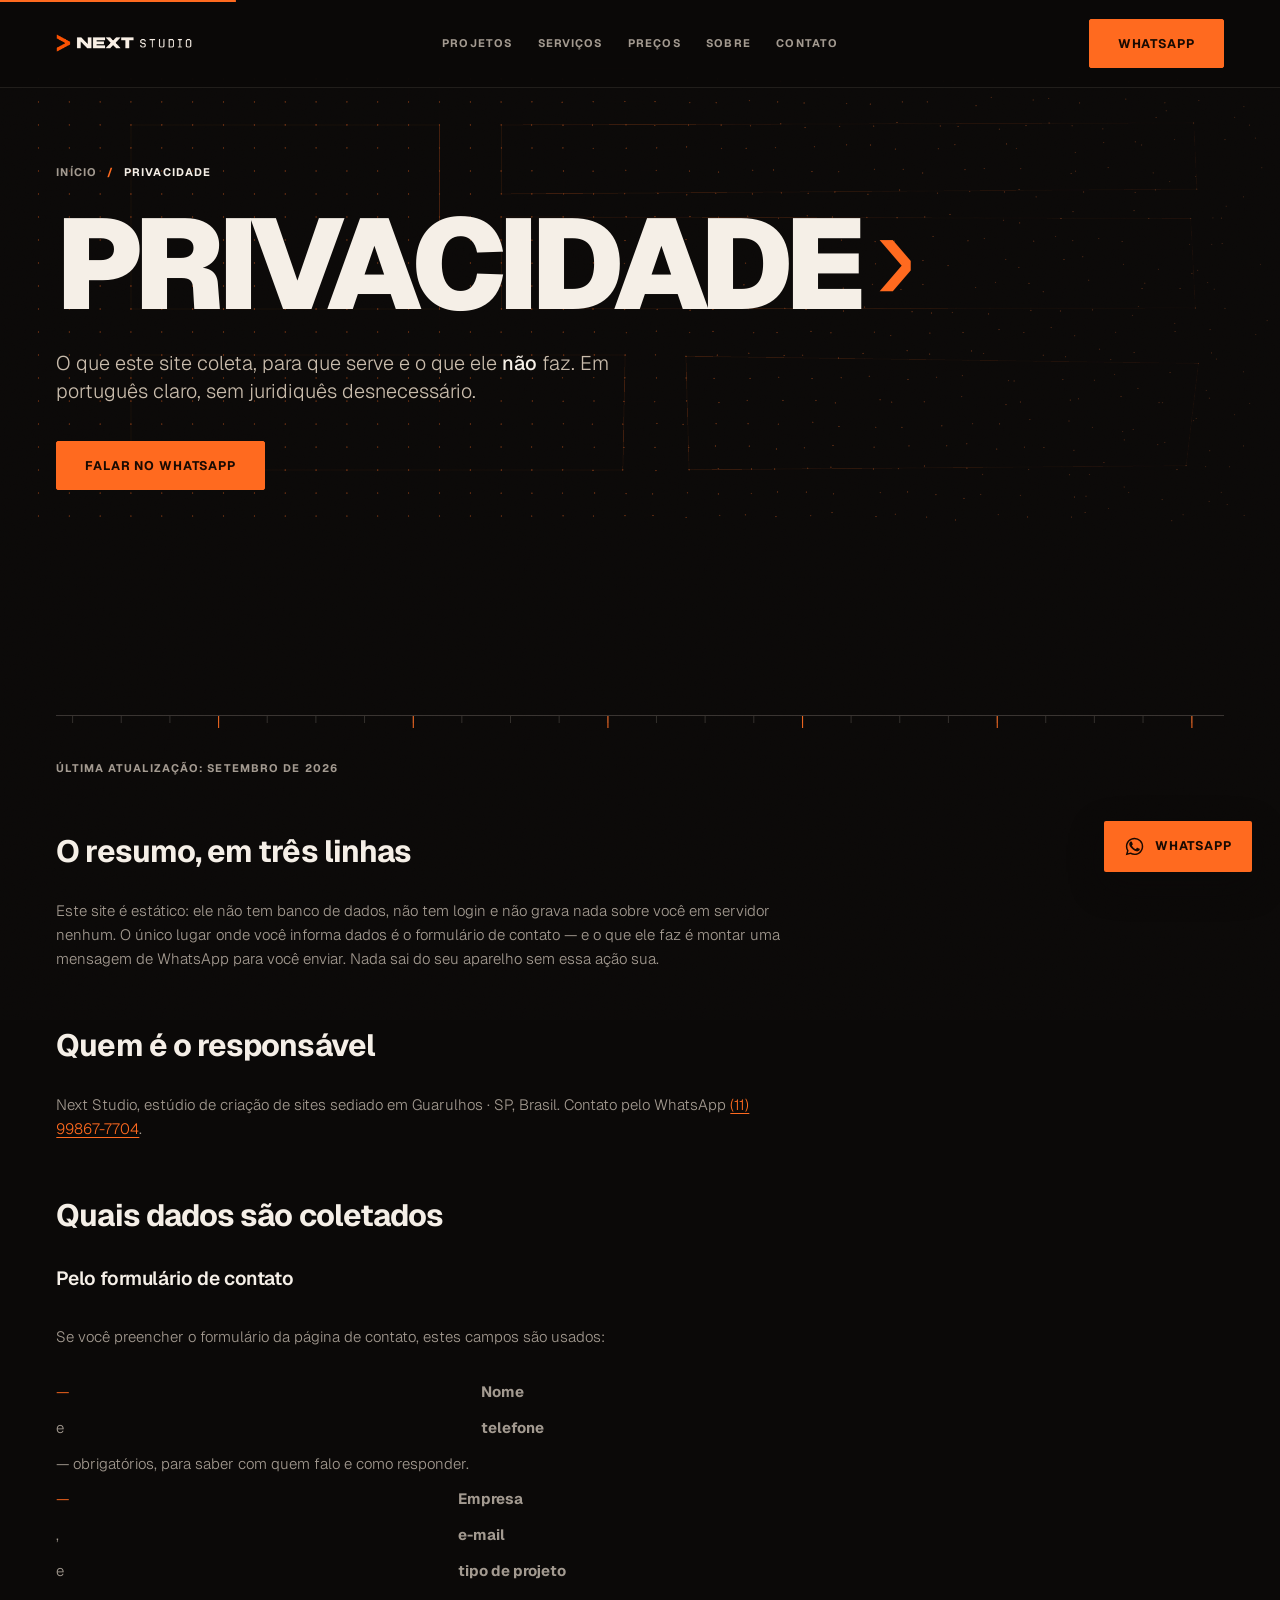
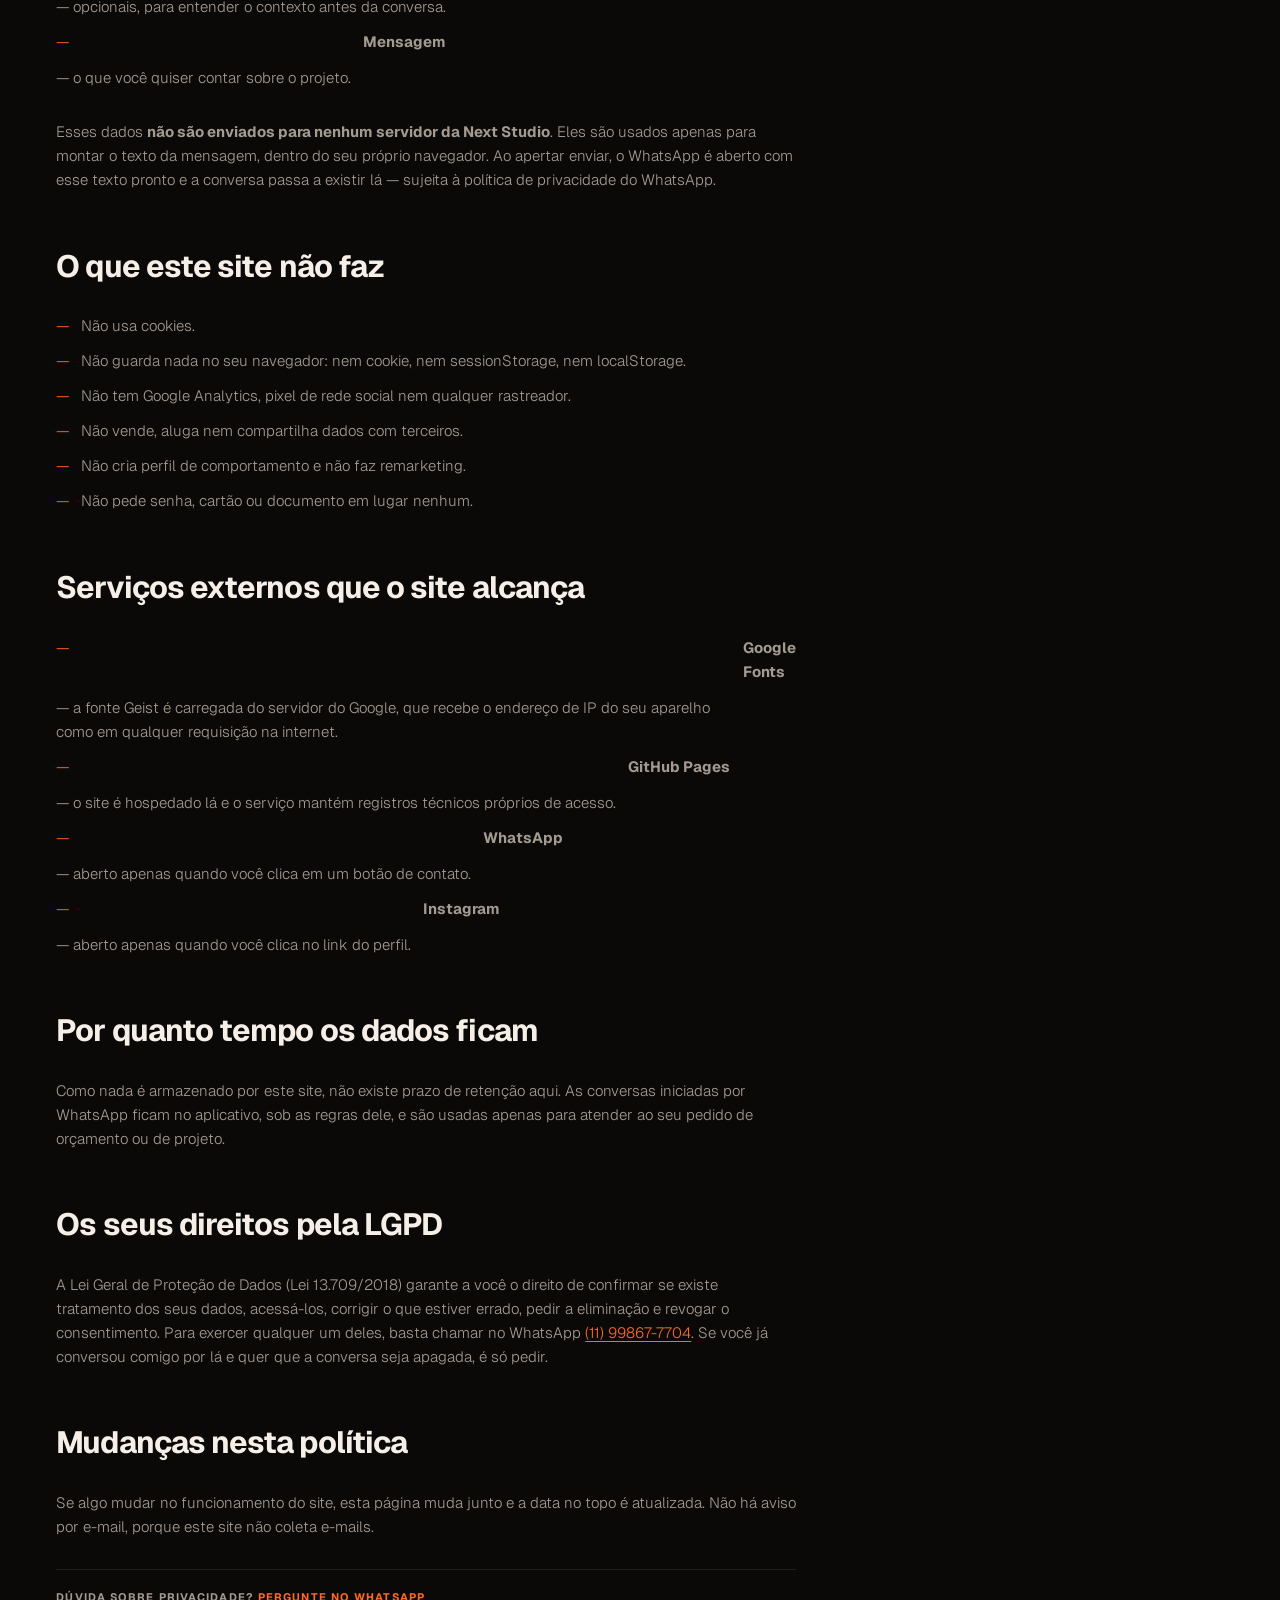
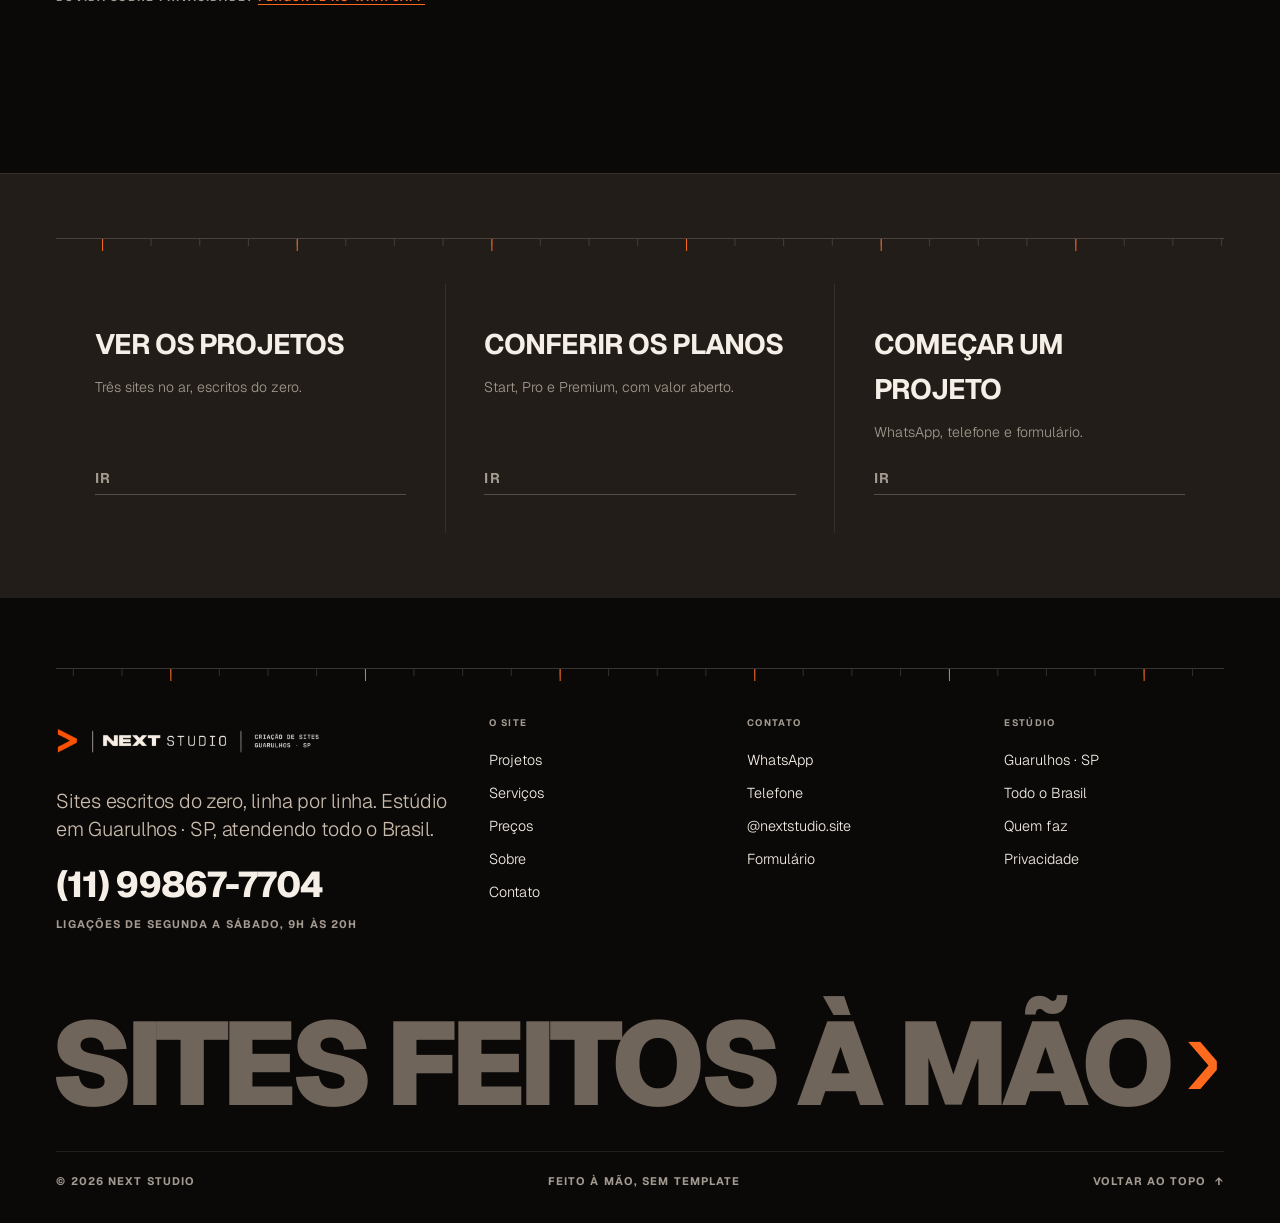
<file: privacidade.html>
<!DOCTYPE html>
<html lang="pt-BR" class="no-js">
<head>
<meta charset="UTF-8">
<meta name="viewport" content="width=device-width, initial-scale=1, viewport-fit=cover">

<title>Política de Privacidade | Next Studio</title>
<meta name="description" content="Como a Next Studio trata os seus dados: o que o formulário coleta, para que serve, o que este site não faz e como exercer os seus direitos pela LGPD.">
<meta name="author" content="Next Studio">
<meta name="theme-color" content="#0B0908">
<meta name="robots" content="index, follow, max-image-preview:large">
<link rel="canonical" href="https://nextstudiobr.github.io/-/privacidade">

<meta property="og:type" content="website">
<meta property="og:site_name" content="Next Studio">
<meta property="og:locale" content="pt_BR">
<meta property="og:url" content="https://nextstudiobr.github.io/-/privacidade">
<meta property="og:title" content="Política de Privacidade | Next Studio">
<meta property="og:description" content="O que coletamos, para quê, e o que este site não faz. Em português claro.">
<meta property="og:image" content="https://nextstudiobr.github.io/-/assets/img/og.jpg">
<meta property="og:image:width" content="1200">
<meta property="og:image:height" content="630">
<meta property="og:image:alt" content="Composição da Next Studio: o título “Sites feitos à mão” em letras claras à esquerda e um notebook exibindo a marca na tela.">
<meta name="twitter:card" content="summary_large_image">
<meta name="twitter:title" content="Política de Privacidade | Next Studio">
<meta name="twitter:description" content="O que coletamos, para quê, e o que este site não faz. Em português claro.">
<meta name="twitter:image" content="https://nextstudiobr.github.io/-/assets/img/og.jpg">

<link rel="icon" type="image/png" href="assets/img/favicon.png">
<link rel="apple-touch-icon" href="assets/img/apple-touch-icon.png">
<link rel="manifest" href="site.webmanifest">
<link rel="preconnect" href="https://fonts.googleapis.com">
<link rel="preconnect" href="https://fonts.gstatic.com" crossorigin>
<link href="https://fonts.googleapis.com/css2?family=Geist:wght@300;400;500;600;700;800;900&display=swap" rel="stylesheet">
<link rel="stylesheet" href="assets/css/estilo.css">
<script>document.documentElement.className=document.documentElement.className.replace("no-js","js");</script>

<script type="application/ld+json">
{
  "@context":"https://schema.org","@type":"BreadcrumbList",
  "itemListElement":[
    {"@type":"ListItem","position":1,"name":"Início","item":"https://nextstudiobr.github.io/-/"},
    {"@type":"ListItem","position":2,"name":"Privacidade","item":"https://nextstudiobr.github.io/-/privacidade"}
  ]
}
</script>
</head>
<body>

<a class="pular" href="#conteudo">Pular para o conteúdo</a>
<div class="grao" aria-hidden="true"></div>
<div class="fio-pg" aria-hidden="true"><i id="fioPg"></i></div>

<header class="topo" id="topo">
  <div class="topo__in">
    <a class="marca" href="./" aria-label="Next Studio, início">
      <img src="assets/img/logo-lockup.png" alt="Next Studio" width="948" height="130">
    </a>
    <nav class="topo__nav" aria-label="Navegação principal">
      <a href="projetos">Projetos</a>
      <a href="servicos">Serviços</a>
      <a href="precos">Preços</a>
      <a href="sobre">Sobre</a>
      <a href="contato">Contato</a>
    </nav>
    <span class="bt-caixa topo__zap">
      <a class="bt bt--solido" href="https://wa.me/5511998677704?text=Oi%21%20Vim%20pelo%20site%20da%20Next%20Studio.%20Quero%20fazer%20um%20site." target="_blank" rel="noopener noreferrer">
        WhatsApp
      </a>
    </span>
    <button class="hamb" id="hamb" aria-label="Abrir menu" aria-expanded="false" aria-controls="menu">
      <i aria-hidden="true"></i><i aria-hidden="true"></i>
    </button>
  </div>
</header>

<div class="menu" id="menu" hidden>
  <nav class="menu__lista" aria-label="Navegação">
    <a href="./" style="--atraso:.05s"><em>01</em>Início</a>
    <a href="projetos" style="--atraso:.10s"><em>02</em>Projetos</a>
    <a href="servicos" style="--atraso:.15s"><em>03</em>Serviços</a>
    <a href="precos" style="--atraso:.20s"><em>04</em>Preços</a>
    <a href="sobre" style="--atraso:.25s"><em>05</em>Sobre</a>
    <a href="contato" style="--atraso:.30s"><em>06</em>Contato</a>
  </nav>
  <div class="menu__pe">
    <span class="rot">Guarulhos · SP<br>Atendimento para todo o Brasil</span>
    <a class="lk" href="https://wa.me/5511998677704?text=Oi%21%20Vim%20pelo%20site%20da%20Next%20Studio.%20Quero%20fazer%20um%20site." target="_blank" rel="noopener noreferrer">(11) 99867-7704</a>
  </div>
</div>

<main id="conteudo">

<section class="frontal" aria-labelledby="tit">
  <canvas class="frontal__tela" data-malha="grade" aria-hidden="true"></canvas>
  <div class="berco frontal__in">
    <nav class="migalhas rot" aria-label="Você está aqui">
      <ol>
        <li><a href="./">Início</a></li>
        <li><span aria-current="page">Privacidade</span></li>
      </ol>
    </nav>
    <h1 class="frontal__h1" id="tit">
      <span class="tr">Privacidade<span class="caret" aria-hidden="true">&rsaquo;</span></span>
    </h1>
    <p class="frontal__p rv" style="--atraso:.26s">O que este site coleta, para que serve e o que ele <b>não</b> faz. Em português claro, sem juridiquês desnecessário.</p>
    <div class="frontal__acoes rv" style="--atraso:.36s">
      <span class="bt-caixa">
        <a class="bt bt--solido" href="https://wa.me/5511998677704?text=Oi%21%20Vim%20pelo%20site%20da%20Next%20Studio.%20Quero%20fazer%20um%20site." target="_blank" rel="noopener noreferrer">
          Falar no WhatsApp
        </a>
      </span>
    </div>
  </div>
</section>

<section class="sec" id="politica" aria-label="Política de privacidade">
  <div class="berco">
    <div class="regua" aria-hidden="true"></div>
    <div class="prosa">
      <p class="rot">Última atualização: setembro de 2026</p>

      <h2>O resumo, em três linhas</h2>
      <p>
        Este site é estático: ele não tem banco de dados, não tem login e não grava
        nada sobre você em servidor nenhum. O único lugar onde você informa dados é
        o formulário de contato — e o que ele faz é montar uma mensagem de WhatsApp
        para você enviar. Nada sai do seu aparelho sem essa ação sua.
      </p>

      <h2>Quem é o responsável</h2>
      <p>
        Next Studio, estúdio de criação de sites sediado em Guarulhos · SP, Brasil.
        Contato pelo WhatsApp <a href="https://wa.me/5511998677704?text=Oi%21%20Vim%20pelo%20site%20da%20Next%20Studio.%20Quero%20fazer%20um%20site." target="_blank" rel="noopener noreferrer">(11) 99867-7704</a>.
      </p>

      <h2>Quais dados são coletados</h2>
      <h3>Pelo formulário de contato</h3>
      <p>Se você preencher o formulário da página de contato, estes campos são usados:</p>
      <ul>
        <li><b>Nome</b> e <b>telefone</b> — obrigatórios, para saber com quem falo e como responder.</li>
        <li><b>Empresa</b>, <b>e-mail</b> e <b>tipo de projeto</b> — opcionais, para entender o contexto antes da conversa.</li>
        <li><b>Mensagem</b> — o que você quiser contar sobre o projeto.</li>
      </ul>
      <p>
        Esses dados <b>não são enviados para nenhum servidor da Next Studio</b>.
        Eles são usados apenas para montar o texto da mensagem, dentro do seu próprio
        navegador. Ao apertar enviar, o WhatsApp é aberto com esse texto pronto e a
        conversa passa a existir lá — sujeita à política de privacidade do WhatsApp.
      </p>

      <h2>O que este site não faz</h2>
      <ul>
        <li>Não usa cookies.</li>
        <li>Não guarda nada no seu navegador: nem cookie, nem sessionStorage, nem localStorage.</li>
        <li>Não tem Google Analytics, pixel de rede social nem qualquer rastreador.</li>
        <li>Não vende, aluga nem compartilha dados com terceiros.</li>
        <li>Não cria perfil de comportamento e não faz remarketing.</li>
        <li>Não pede senha, cartão ou documento em lugar nenhum.</li>
      </ul>

      <h2>Serviços externos que o site alcança</h2>
      <ul>
        <li><b>Google Fonts</b> — a fonte Geist é carregada do servidor do Google, que recebe o endereço de IP do seu aparelho como em qualquer requisição na internet.</li>
        <li><b>GitHub Pages</b> — o site é hospedado lá e o serviço mantém registros técnicos próprios de acesso.</li>
        <li><b>WhatsApp</b> — aberto apenas quando você clica em um botão de contato.</li>
        <li><b>Instagram</b> — aberto apenas quando você clica no link do perfil.</li>
      </ul>

      <h2>Por quanto tempo os dados ficam</h2>
      <p>
        Como nada é armazenado por este site, não existe prazo de retenção aqui. As
        conversas iniciadas por WhatsApp ficam no aplicativo, sob as regras dele, e são
        usadas apenas para atender ao seu pedido de orçamento ou de projeto.
      </p>

      <h2>Os seus direitos pela LGPD</h2>
      <p>
        A Lei Geral de Proteção de Dados (Lei 13.709/2018) garante a você o direito de
        confirmar se existe tratamento dos seus dados, acessá-los, corrigir o que estiver
        errado, pedir a eliminação e revogar o consentimento. Para exercer qualquer um
        deles, basta chamar no WhatsApp
        <a href="https://wa.me/5511998677704?text=Oi%21%20Vim%20pelo%20site%20da%20Next%20Studio.%20Quero%20fazer%20um%20site." target="_blank" rel="noopener noreferrer">(11) 99867-7704</a>.
        Se você já conversou comigo por lá e quer que a conversa seja apagada, é só pedir.
      </p>

      <h2>Mudanças nesta política</h2>
      <p>
        Se algo mudar no funcionamento do site, esta página muda junto e a data no topo
        é atualizada. Não há aviso por e-mail, porque este site não coleta e-mails.
      </p>

      <p class="prosa__data rot">
        Dúvida sobre privacidade? <a href="https://wa.me/5511998677704?text=Oi%21%20Vim%20pelo%20site%20da%20Next%20Studio%20e%20queria%20tirar%20uma%20d%C3%BAvida." target="_blank" rel="noopener noreferrer">Pergunte no WhatsApp</a>
      </p>
    </div>
  </div>
</section>

<section class="seguir" aria-label="Continuar navegando">
  <div class="berco" style="padding-block:clamp(40px,5vw,72px)">
    <div class="regua" aria-hidden="true"></div>
    <div class="seguir__grade">
      <a class="seguir__cart" href="projetos">
        <b>Ver os projetos</b>
        <span>Três sites no ar, escritos do zero.</span>
        <span class="lk">Ir</span>
      </a>
      <a class="seguir__cart" href="precos">
        <b>Conferir os planos</b>
        <span>Start, Pro e Premium, com valor aberto.</span>
        <span class="lk">Ir</span>
      </a>
      <a class="seguir__cart" href="contato">
        <b>Começar um projeto</b>
        <span>WhatsApp, telefone e formulário.</span>
        <span class="lk">Ir</span>
      </a>
    </div>
  </div>
</section>

</main>

<footer class="rodape">
  <div class="berco">
    <div class="regua" aria-hidden="true"></div>
    <div class="rodape__grade">
      <div class="rodape__assina">
        <a class="rodape__marca" href="./" aria-label="Next Studio, início">
          <img src="assets/img/logo-tagline.png" alt="Next Studio — criação de sites, Guarulhos · SP" width="837" height="170" loading="lazy">
        </a>
        <p class="rodape__frase">Sites escritos do zero, linha por linha. Estúdio em Guarulhos · SP, atendendo todo o Brasil.</p>
        <a class="rodape__fone" href="https://wa.me/5511998677704?text=Oi%21%20Vim%20pelo%20site%20da%20Next%20Studio.%20Quero%20fazer%20um%20site." target="_blank" rel="noopener noreferrer">(11) 99867-7704</a>
        <span class="rot">Ligações de segunda a sábado, 9h às 20h</span>
      </div>
      <nav class="rodape__col" aria-label="Páginas do site">
        <h2>O site</h2>
        <a href="projetos">Projetos</a>
        <a href="servicos">Serviços</a>
        <a href="precos">Preços</a>
        <a href="sobre">Sobre</a>
        <a href="contato">Contato</a>
      </nav>
      <div class="rodape__col">
        <h2>Contato</h2>
        <a href="https://wa.me/5511998677704?text=Oi%21%20Vim%20pelo%20site%20da%20Next%20Studio.%20Quero%20fazer%20um%20site." target="_blank" rel="noopener noreferrer">WhatsApp</a>
        <a href="tel:+5511998677704">Telefone</a>
        <a href="https://instagram.com/nextstudio.site" target="_blank" rel="noopener noreferrer">@nextstudio.site</a>
        <a href="contato">Formulário</a>
      </div>
      <div class="rodape__col">
        <h2>Estúdio</h2>
        <span>Guarulhos · SP</span>
        <span>Todo o Brasil</span>
        <a href="sobre">Quem faz</a>
        <a href="privacidade">Privacidade</a>
      </div>
    </div>
    <div class="rodape__fim" data-tracar aria-hidden="true">
      <span class="rodape__gigante tr">Sites feitos à mão<span class="caret">&rsaquo;</span></span>
    </div>
    <div class="rodape__baixo">
      <span class="rot">&copy; <span data-ano>2026</span> Next Studio</span>
      <span class="rot">Feito à mão, sem template</span>
      <a class="rot subir" href="#conteudo">Voltar ao topo <i aria-hidden="true">&#8593;</i></a>
    </div>
  </div>
</footer>

<!-- WhatsApp fixo: o mesmo atalho em todas as páginas. Ele se recolhe
     sozinho quando o fecho ou o rodapé aparecem (nucleo.js). -->
<a class="zap-flutua" href="https://wa.me/5511998677704?text=Oi%21%20Vim%20pelo%20site%20da%20Next%20Studio.%20Quero%20fazer%20um%20site." target="_blank" rel="noopener noreferrer"
   aria-label="Falar com a Next Studio no WhatsApp">
  <svg viewBox="0 0 24 24" aria-hidden="true" focusable="false"><path d="M12.04 2C6.58 2 2.13 6.45 2.13 11.91c0 1.75.46 3.46 1.32 4.96L2 22l5.25-1.38a9.87 9.87 0 0 0 4.79 1.22h.01c5.46 0 9.91-4.45 9.91-9.91 0-2.65-1.03-5.14-2.9-7.01A9.82 9.82 0 0 0 12.04 2zm0 18.13h-.01a8.2 8.2 0 0 1-4.18-1.15l-.3-.18-3.12.82.83-3.04-.2-.31a8.17 8.17 0 0 1-1.25-4.36c0-4.54 3.7-8.23 8.24-8.23 2.2 0 4.27.86 5.82 2.41a8.18 8.18 0 0 1 2.41 5.83c0 4.54-3.7 8.23-8.24 8.23z"/><path d="M17.47 14.38c-.3-.15-1.76-.87-2.03-.97-.27-.1-.47-.15-.67.15-.2.3-.77.97-.95 1.17-.17.2-.35.22-.65.07-.3-.15-1.26-.46-2.4-1.48-.89-.79-1.49-1.76-1.66-2.06-.17-.3-.02-.46.13-.61.14-.14.3-.35.45-.52.15-.17.2-.3.3-.5.1-.2.05-.37-.02-.52-.07-.15-.67-1.62-.92-2.22-.24-.58-.49-.5-.67-.51l-.57-.01c-.2 0-.52.07-.8.37-.27.3-1.04 1.02-1.04 2.48s1.07 2.88 1.22 3.08c.15.2 2.1 3.2 5.08 4.49.71.3 1.26.49 1.69.63.71.22 1.36.19 1.87.12.57-.08 1.76-.72 2.01-1.41.25-.69.25-1.28.17-1.41-.07-.13-.27-.2-.57-.35z"/></svg>
  <span>WhatsApp</span>
</a>


<script src="assets/js/nucleo.js" defer></script>
<script src="assets/js/malha.js" defer></script>

</body>
</html>
</file>
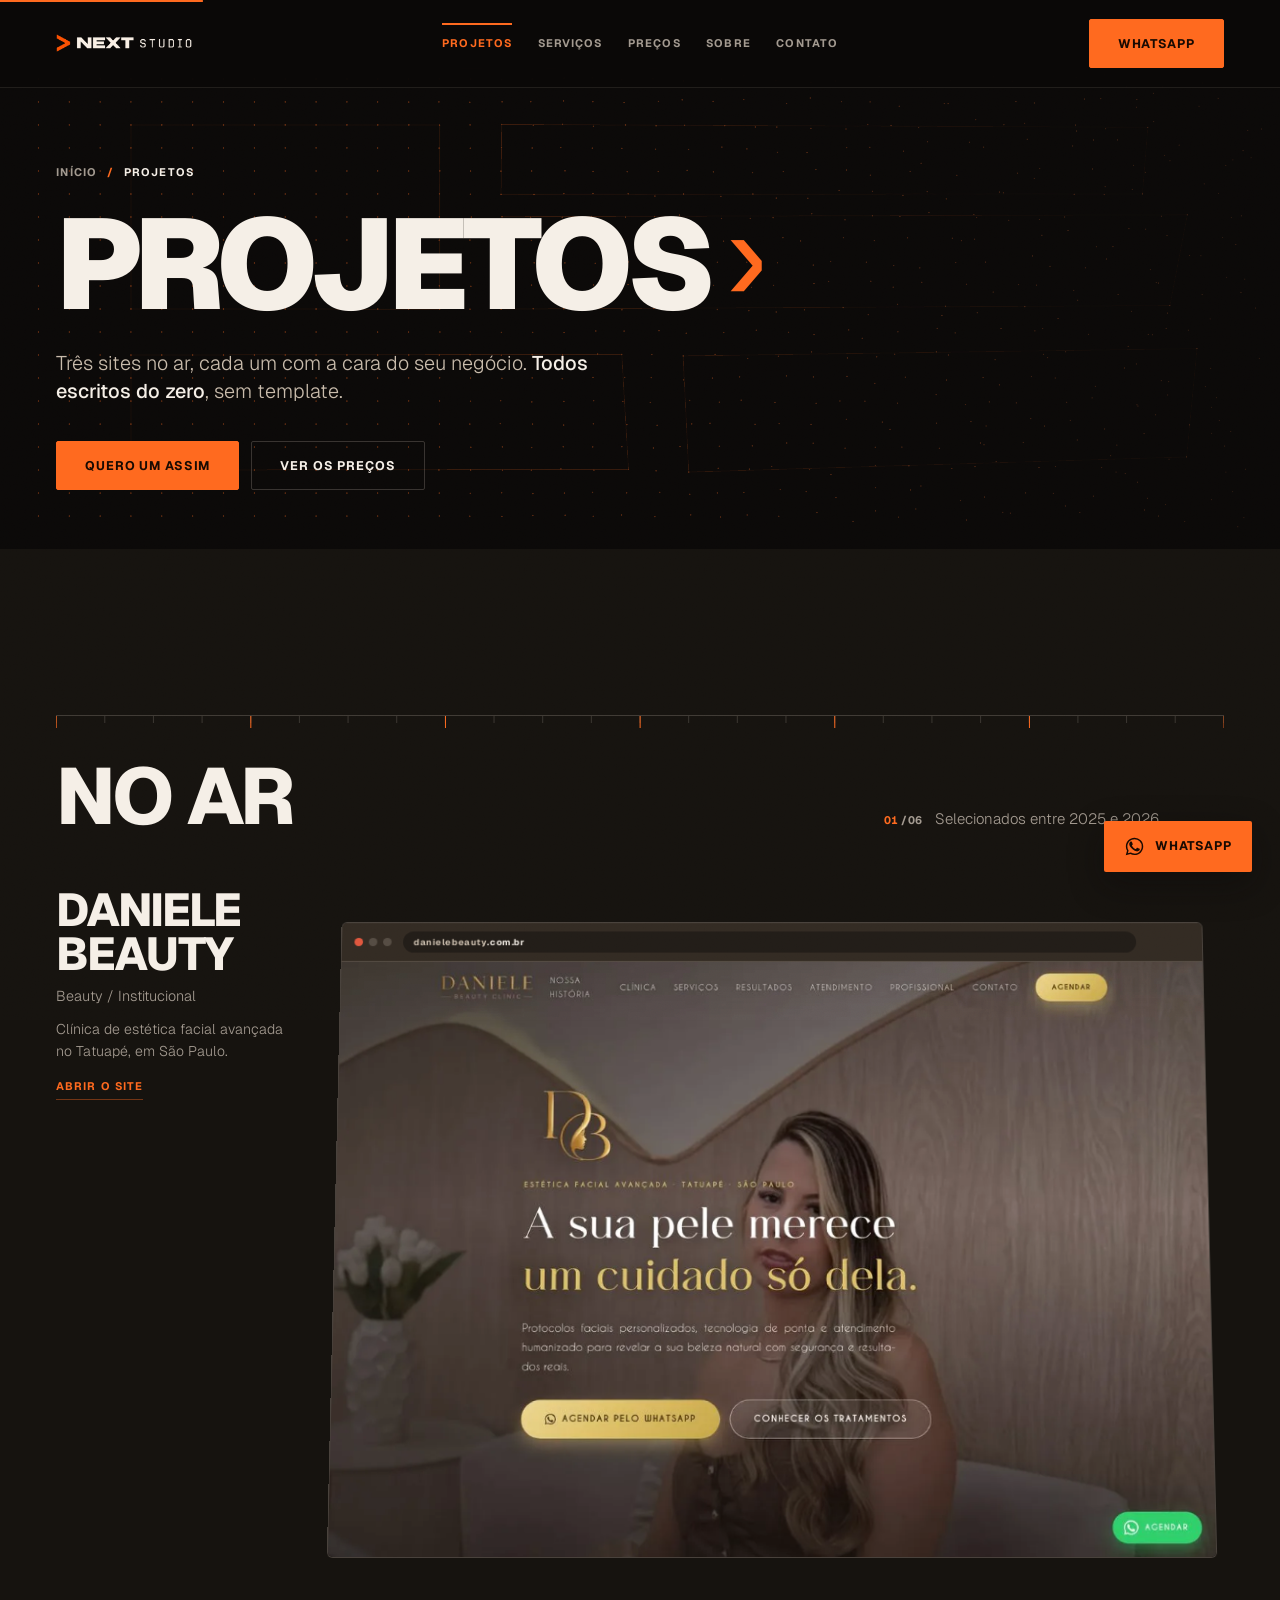
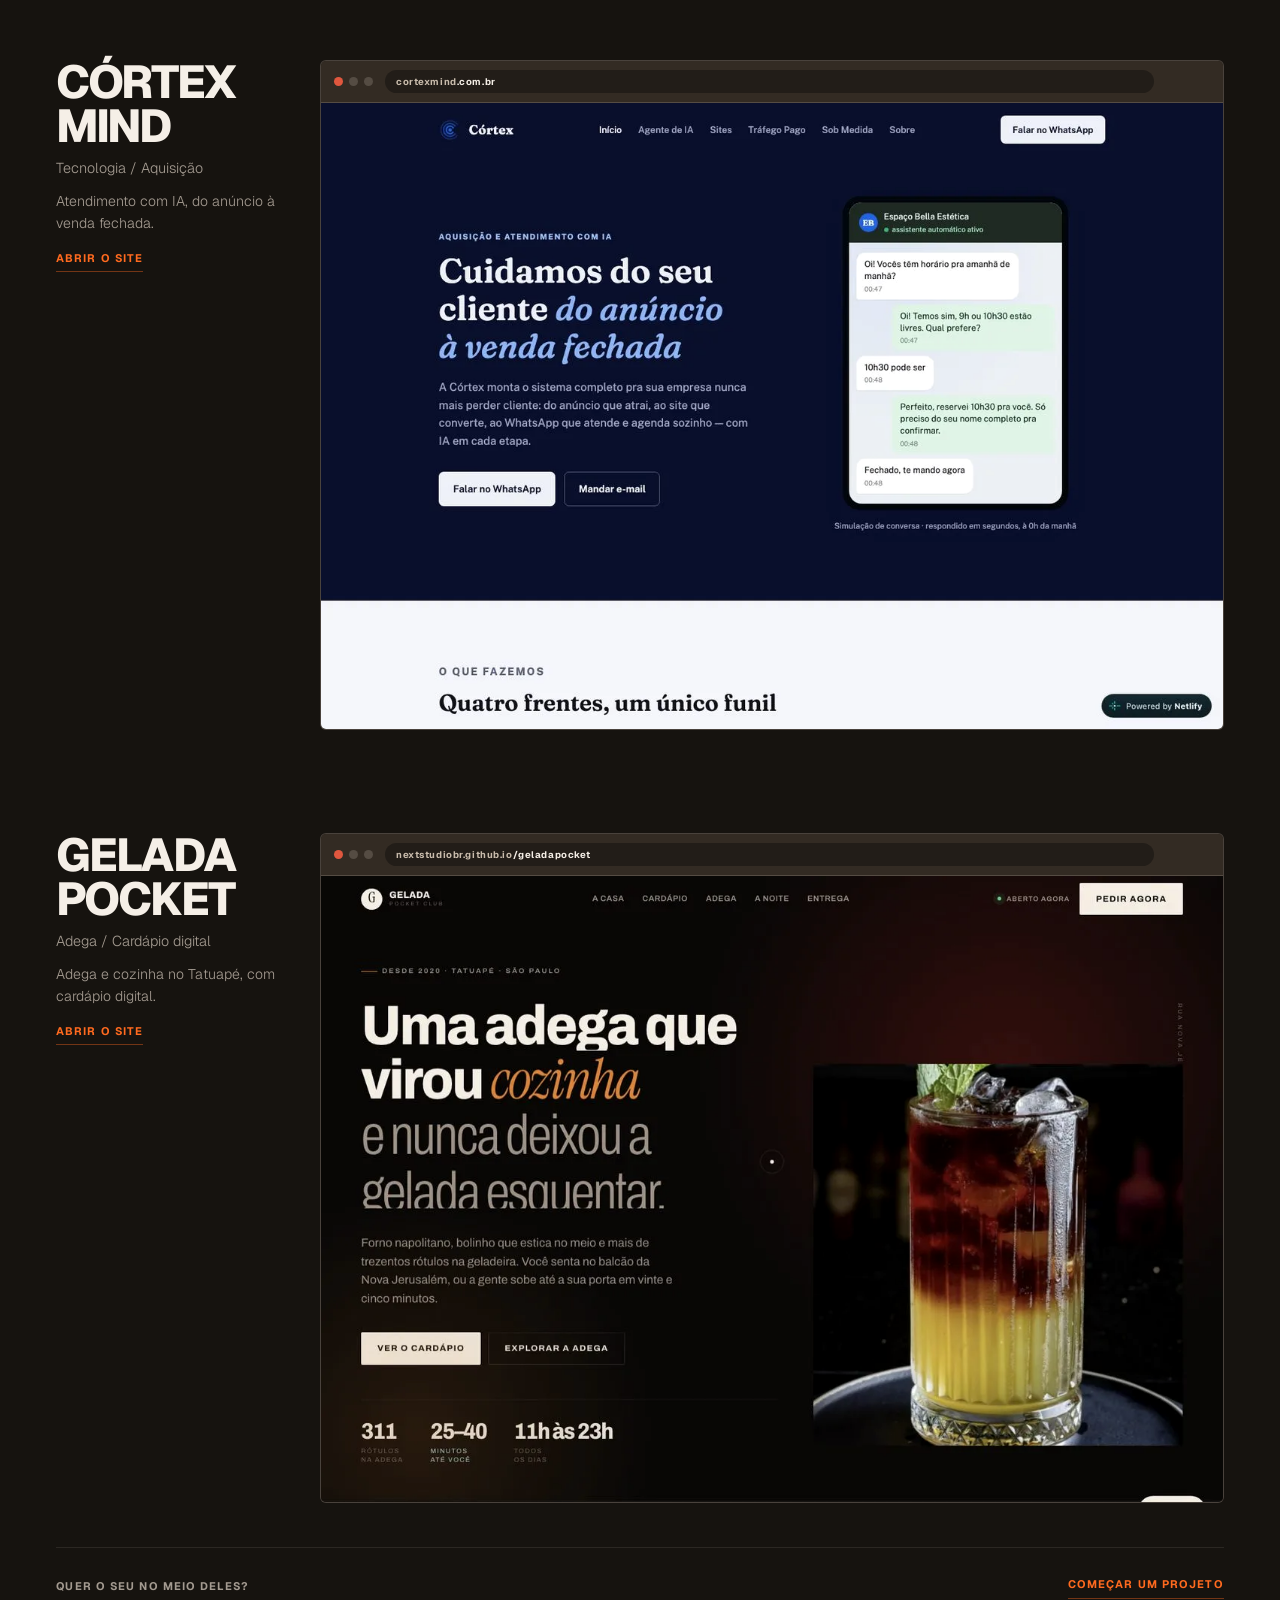
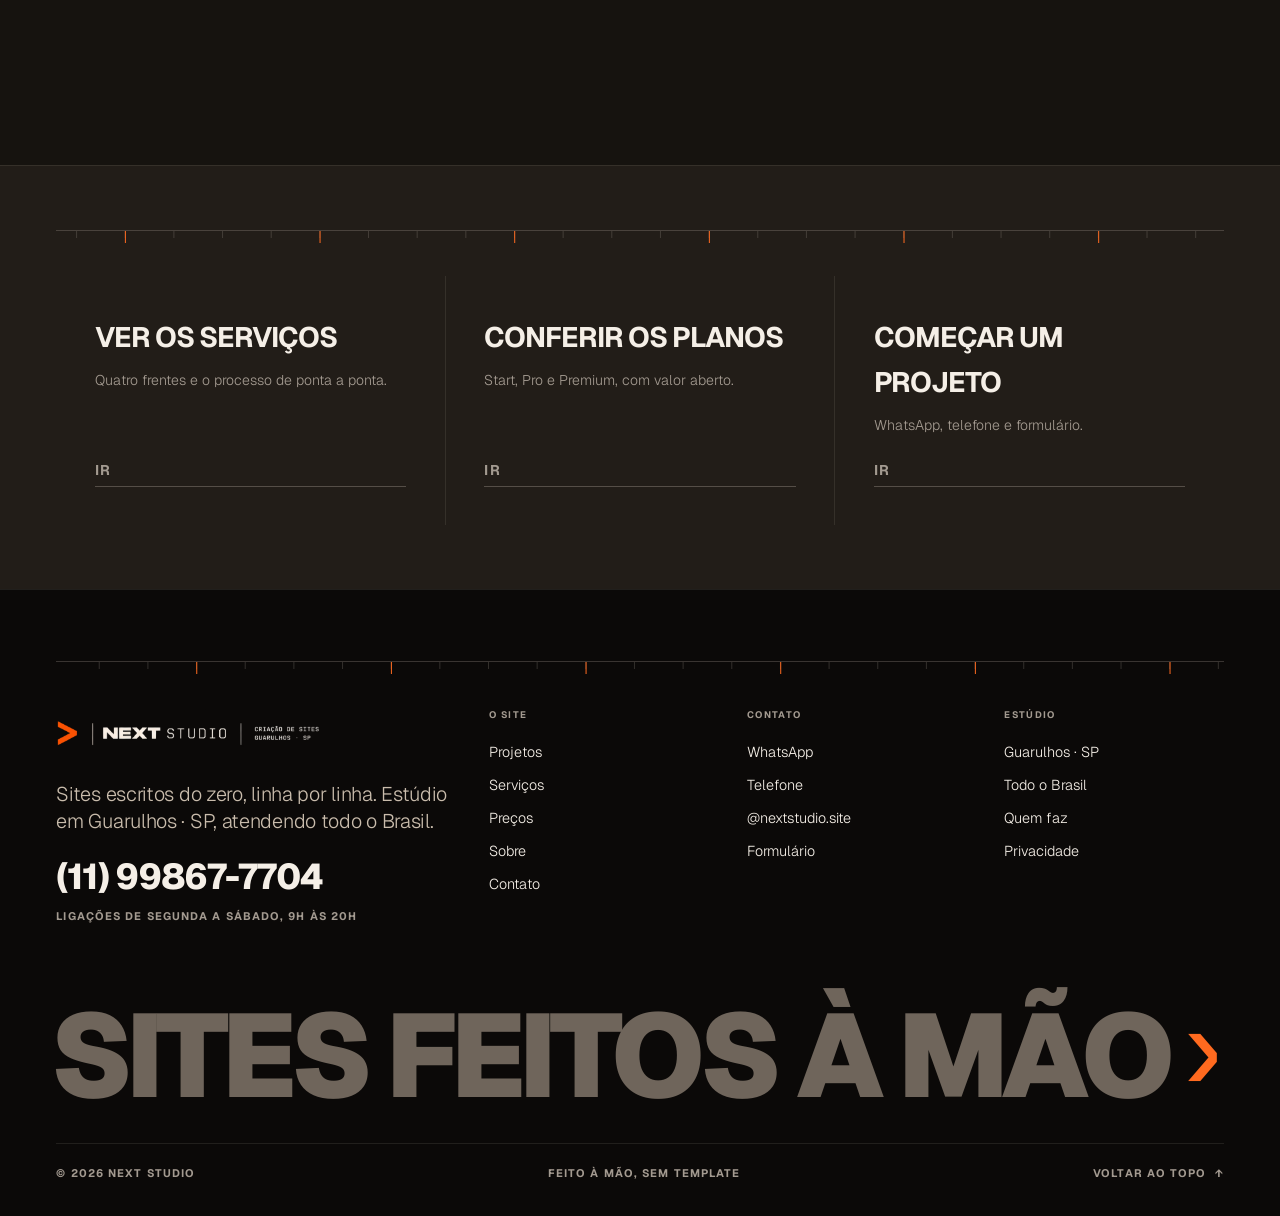
<file: projetos.html>
<!DOCTYPE html>
<html lang="pt-BR" class="no-js">
<head>
<meta charset="UTF-8">
<meta name="viewport" content="width=device-width, initial-scale=1, viewport-fit=cover">

<title>Projetos | Next Studio</title>
<meta name="description" content="Três sites no ar, escritos do zero pela Next Studio: Daniele Beauty, clínica de estética no Tatuapé; Córtex Mind, atendimento com IA; e Gelada Pocket, adega com cardápio digital.">
<meta name="author" content="Next Studio">
<meta name="theme-color" content="#0B0908">
<meta name="robots" content="index, follow, max-image-preview:large">
<link rel="canonical" href="https://nextstudiobr.github.io/-/projetos">

<meta property="og:type" content="website">
<meta property="og:site_name" content="Next Studio">
<meta property="og:locale" content="pt_BR">
<meta property="og:url" content="https://nextstudiobr.github.io/-/projetos">
<meta property="og:title" content="Projetos | Next Studio">
<meta property="og:description" content="Três sites no ar, escritos do zero: Daniele Beauty, Córtex Mind e Gelada Pocket.">
<meta property="og:image" content="https://nextstudiobr.github.io/-/assets/img/og.jpg">
<meta property="og:image:width" content="1200">
<meta property="og:image:height" content="630">
<meta property="og:image:alt" content="Composição da Next Studio: o título “Sites feitos à mão” em letras claras à esquerda e um notebook exibindo a marca na tela.">
<meta name="twitter:card" content="summary_large_image">
<meta name="twitter:title" content="Projetos | Next Studio">
<meta name="twitter:description" content="Três sites no ar, escritos do zero: Daniele Beauty, Córtex Mind e Gelada Pocket.">
<meta name="twitter:image" content="https://nextstudiobr.github.io/-/assets/img/og.jpg">

<link rel="icon" type="image/png" href="assets/img/favicon.png">
<link rel="apple-touch-icon" href="assets/img/apple-touch-icon.png">
<link rel="manifest" href="site.webmanifest">
<link rel="preconnect" href="https://fonts.googleapis.com">
<link rel="preconnect" href="https://fonts.gstatic.com" crossorigin>
<link href="https://fonts.googleapis.com/css2?family=Geist:wght@300;400;500;600;700;800;900&display=swap" rel="stylesheet">
<link rel="stylesheet" href="assets/css/estilo.css">
<script>document.documentElement.className=document.documentElement.className.replace("no-js","js");</script>

<script type="application/ld+json">
{
  "@context":"https://schema.org","@type":"BreadcrumbList",
  "itemListElement":[
    {"@type":"ListItem","position":1,"name":"Início","item":"https://nextstudiobr.github.io/-/"},
    {"@type":"ListItem","position":2,"name":"Projetos","item":"https://nextstudiobr.github.io/-/projetos"}
  ]
}
</script>
<script type="application/ld+json">
{
  "@context":"https://schema.org","@type":"CollectionPage",
  "name":"Projetos da Next Studio",
  "url":"https://nextstudiobr.github.io/-/projetos",
  "hasPart":[
    {"@type":"CreativeWork","name":"Daniele Beauty","url":"https://danielebeauty.com.br","about":"Clínica de estética no Tatuapé"},
    {"@type":"CreativeWork","name":"Córtex Mind","url":"https://cortexmind.com.br","about":"Atendimento com IA"},
    {"@type":"CreativeWork","name":"Gelada Pocket","url":"https://nextstudiobr.github.io/geladapocket/","about":"Adega e cozinha no Tatuapé"}
  ]
}
</script>
</head>
<body>

<a class="pular" href="#conteudo">Pular para o conteúdo</a>
<div class="grao" aria-hidden="true"></div>
<div class="fio-pg" aria-hidden="true"><i id="fioPg"></i></div>

<header class="topo" id="topo">
  <div class="topo__in">
    <a class="marca" href="./" aria-label="Next Studio, início">
      <img src="assets/img/logo-lockup.png" alt="Next Studio" width="948" height="130">
    </a>
    <nav class="topo__nav" aria-label="Navegação principal">
      <a href="projetos" aria-current="page">Projetos</a>
      <a href="servicos">Serviços</a>
      <a href="precos">Preços</a>
      <a href="sobre">Sobre</a>
      <a href="contato">Contato</a>
    </nav>
    <span class="bt-caixa topo__zap">
      <a class="bt bt--solido" href="https://wa.me/5511998677704?text=Oi%21%20Vim%20pelo%20site%20da%20Next%20Studio.%20Quero%20fazer%20um%20site." target="_blank" rel="noopener noreferrer">
        WhatsApp
      </a>
    </span>
    <button class="hamb" id="hamb" aria-label="Abrir menu" aria-expanded="false" aria-controls="menu">
      <i aria-hidden="true"></i><i aria-hidden="true"></i>
    </button>
  </div>
</header>

<div class="menu" id="menu" hidden>
  <nav class="menu__lista" aria-label="Navegação">
    <a href="./" style="--atraso:.05s"><em>01</em>Início</a>
    <a href="projetos" aria-current="page" style="--atraso:.10s"><em>02</em>Projetos</a>
    <a href="servicos" style="--atraso:.15s"><em>03</em>Serviços</a>
    <a href="precos" style="--atraso:.20s"><em>04</em>Preços</a>
    <a href="sobre" style="--atraso:.25s"><em>05</em>Sobre</a>
    <a href="contato" style="--atraso:.30s"><em>06</em>Contato</a>
  </nav>
  <div class="menu__pe">
    <span class="rot">Guarulhos · SP<br>Atendimento para todo o Brasil</span>
    <a class="lk" href="https://wa.me/5511998677704?text=Oi%21%20Vim%20pelo%20site%20da%20Next%20Studio.%20Quero%20fazer%20um%20site." target="_blank" rel="noopener noreferrer">(11) 99867-7704</a>
  </div>
</div>

<main id="conteudo">

<section class="frontal" aria-labelledby="tit">
  <canvas class="frontal__tela" data-malha="grade" aria-hidden="true"></canvas>
  <div class="berco frontal__in">
    <nav class="migalhas rot" aria-label="Você está aqui">
      <ol>
        <li><a href="./">Início</a></li>
        <li><span aria-current="page">Projetos</span></li>
      </ol>
    </nav>
    <h1 class="frontal__h1" id="tit">
      <span class="tr">Projetos<span class="caret" aria-hidden="true">&rsaquo;</span></span>
    </h1>
    <p class="frontal__p rv" style="--atraso:.26s">Três sites no ar, cada um com a cara do seu negócio. <b>Todos escritos do zero</b>, sem template.</p>
    <div class="frontal__acoes rv" style="--atraso:.36s">
      <span class="bt-caixa">
        <a class="bt bt--solido" href="https://wa.me/5511998677704?text=Oi%21%20Vim%20pelo%20site%20da%20Next%20Studio.%20Quero%20fazer%20um%20site." target="_blank" rel="noopener noreferrer">
          Quero um assim
        </a>
      </span>
      <span class="bt-caixa">
        <a class="bt" href="precos">
          Ver os preços
        </a>
      </span>
    </div>
  </div>
</section>

<section class="sec obra" id="lista" aria-label="Projetos selecionados">
  <div class="berco">
    <div class="regua" aria-hidden="true"></div>
    <div class="cabeca">
      <h2 class="cabeca__t" data-tracar><span class="tr">No ar</span></h2>
      <p class="cabeca__d"><span class="coord"><b>01</b><i>/06</i></span> &nbsp; Selecionados entre 2025 e 2026.</p>
    </div>
    <div class="obra__lista">
      <article class="janela">
        <div class="janela__grade">
          <div class="janela__ficha rv">
            <h2 class="janela__nome">Daniele Beauty</h2>
            <span class="janela__cat">Beauty / Institucional</span>
            <p class="janela__nota">Clínica de estética facial avançada no Tatuapé, em São Paulo.</p>
            <a class="lk" href="https://danielebeauty.com.br" target="_blank" rel="noopener noreferrer">Abrir o site</a>
          </div>
          <a class="janela__quadro" href="https://danielebeauty.com.br" target="_blank" rel="noopener noreferrer" aria-label="danielebeauty.com.br — abrir o site Daniele Beauty em uma nova aba">
            <span class="janela__barra">
              <span class="janela__bolas" aria-hidden="true"><i></i><i></i><i></i></span>
              <span class="janela__url">danielebeauty<b>.com.br</b></span>
              <span class="janela__ir" aria-hidden="true">Abrir &rsaquo;</span>
            </span>
            <span class="janela__tela">
              <picture>
                <source type="image/webp" srcset="assets/img/daniele-beauty.webp" sizes="(max-width:980px) 92vw, 62vw">
                <img src="assets/img/daniele-beauty.jpg" width="1200" height="833" loading="lazy" decoding="async" alt="Página inicial do site da Daniele Beauty Clinic, com fundo amadeirado e o título “A sua pele merece um cuidado só dela”.">
              </picture>
            </span>
          </a>
        </div>
      </article>

      <article class="janela">
        <div class="janela__grade">
          <div class="janela__ficha rv">
            <h2 class="janela__nome">Córtex Mind</h2>
            <span class="janela__cat">Tecnologia / Aquisição</span>
            <p class="janela__nota">Atendimento com IA, do anúncio à venda fechada.</p>
            <a class="lk" href="https://cortexmind.com.br" target="_blank" rel="noopener noreferrer">Abrir o site</a>
          </div>
          <a class="janela__quadro" href="https://cortexmind.com.br" target="_blank" rel="noopener noreferrer" aria-label="cortexmind.com.br — abrir o site Córtex Mind em uma nova aba">
            <span class="janela__barra">
              <span class="janela__bolas" aria-hidden="true"><i></i><i></i><i></i></span>
              <span class="janela__url">cortexmind<b>.com.br</b></span>
              <span class="janela__ir" aria-hidden="true">Abrir &rsaquo;</span>
            </span>
            <span class="janela__tela">
              <picture>
                <source type="image/webp" srcset="assets/img/cortex-mind.webp" sizes="(max-width:980px) 92vw, 62vw">
                <img src="assets/img/cortex-mind.jpg" width="1200" height="833" loading="lazy" decoding="async" alt="Página inicial do site da Córtex, em azul-marinho, com o título “Cuidamos do seu cliente do anúncio à venda fechada”.">
              </picture>
            </span>
          </a>
        </div>
      </article>

      <article class="janela">
        <div class="janela__grade">
          <div class="janela__ficha rv">
            <h2 class="janela__nome">Gelada Pocket</h2>
            <span class="janela__cat">Adega / Cardápio digital</span>
            <p class="janela__nota">Adega e cozinha no Tatuapé, com cardápio digital.</p>
            <a class="lk" href="https://nextstudiobr.github.io/geladapocket/" target="_blank" rel="noopener noreferrer">Abrir o site</a>
          </div>
          <a class="janela__quadro" href="https://nextstudiobr.github.io/geladapocket/" target="_blank" rel="noopener noreferrer" aria-label="nextstudiobr.github.io/geladapocket — abrir o site Gelada Pocket em uma nova aba">
            <span class="janela__barra">
              <span class="janela__bolas" aria-hidden="true"><i></i><i></i><i></i></span>
              <span class="janela__url">nextstudiobr.github.io<b>/geladapocket</b></span>
              <span class="janela__ir" aria-hidden="true">Abrir &rsaquo;</span>
            </span>
            <span class="janela__tela">
              <picture>
                <source type="image/webp" srcset="assets/img/gelada-pocket.webp" sizes="(max-width:980px) 92vw, 62vw">
                <img src="assets/img/gelada-pocket.jpg" width="1200" height="833" loading="lazy" decoding="async" alt="Página inicial do site do Gelada Pocket Club, com o título “Uma adega que virou cozinha” e a foto de um drink.">
              </picture>
            </span>
          </a>
        </div>
      </article>
    </div>
    <div class="planos__nota">
      <p class="rot">Quer o seu no meio deles?</p>
      <a class="lk" href="contato">Começar um projeto</a>
    </div>
  </div>
</section>

<section class="seguir" aria-label="Continuar navegando">
  <div class="berco" style="padding-block:clamp(40px,5vw,72px)">
    <div class="regua" aria-hidden="true"></div>
    <div class="seguir__grade">
      <a class="seguir__cart" href="servicos">
        <b>Ver os serviços</b>
        <span>Quatro frentes e o processo de ponta a ponta.</span>
        <span class="lk">Ir</span>
      </a>
      <a class="seguir__cart" href="precos">
        <b>Conferir os planos</b>
        <span>Start, Pro e Premium, com valor aberto.</span>
        <span class="lk">Ir</span>
      </a>
      <a class="seguir__cart" href="contato">
        <b>Começar um projeto</b>
        <span>WhatsApp, telefone e formulário.</span>
        <span class="lk">Ir</span>
      </a>
    </div>
  </div>
</section>

</main>

<footer class="rodape">
  <div class="berco">
    <div class="regua" aria-hidden="true"></div>
    <div class="rodape__grade">
      <div class="rodape__assina">
        <a class="rodape__marca" href="./" aria-label="Next Studio, início">
          <img src="assets/img/logo-tagline.png" alt="Next Studio — criação de sites, Guarulhos · SP" width="837" height="170" loading="lazy">
        </a>
        <p class="rodape__frase">Sites escritos do zero, linha por linha. Estúdio em Guarulhos · SP, atendendo todo o Brasil.</p>
        <a class="rodape__fone" href="https://wa.me/5511998677704?text=Oi%21%20Vim%20pelo%20site%20da%20Next%20Studio.%20Quero%20fazer%20um%20site." target="_blank" rel="noopener noreferrer">(11) 99867-7704</a>
        <span class="rot">Ligações de segunda a sábado, 9h às 20h</span>
      </div>
      <nav class="rodape__col" aria-label="Páginas do site">
        <h2>O site</h2>
        <a href="projetos">Projetos</a>
        <a href="servicos">Serviços</a>
        <a href="precos">Preços</a>
        <a href="sobre">Sobre</a>
        <a href="contato">Contato</a>
      </nav>
      <div class="rodape__col">
        <h2>Contato</h2>
        <a href="https://wa.me/5511998677704?text=Oi%21%20Vim%20pelo%20site%20da%20Next%20Studio.%20Quero%20fazer%20um%20site." target="_blank" rel="noopener noreferrer">WhatsApp</a>
        <a href="tel:+5511998677704">Telefone</a>
        <a href="https://instagram.com/nextstudio.site" target="_blank" rel="noopener noreferrer">@nextstudio.site</a>
        <a href="contato">Formulário</a>
      </div>
      <div class="rodape__col">
        <h2>Estúdio</h2>
        <span>Guarulhos · SP</span>
        <span>Todo o Brasil</span>
        <a href="sobre">Quem faz</a>
        <a href="privacidade">Privacidade</a>
      </div>
    </div>
    <div class="rodape__fim" data-tracar aria-hidden="true">
      <span class="rodape__gigante tr">Sites feitos à mão<span class="caret">&rsaquo;</span></span>
    </div>
    <div class="rodape__baixo">
      <span class="rot">&copy; <span data-ano>2026</span> Next Studio</span>
      <span class="rot">Feito à mão, sem template</span>
      <a class="rot subir" href="#conteudo">Voltar ao topo <i aria-hidden="true">&#8593;</i></a>
    </div>
  </div>
</footer>

<!-- WhatsApp fixo: o mesmo atalho em todas as páginas. Ele se recolhe
     sozinho quando o fecho ou o rodapé aparecem (nucleo.js). -->
<a class="zap-flutua" href="https://wa.me/5511998677704?text=Oi%21%20Vim%20pelo%20site%20da%20Next%20Studio.%20Quero%20fazer%20um%20site." target="_blank" rel="noopener noreferrer"
   aria-label="Falar com a Next Studio no WhatsApp">
  <svg viewBox="0 0 24 24" aria-hidden="true" focusable="false"><path d="M12.04 2C6.58 2 2.13 6.45 2.13 11.91c0 1.75.46 3.46 1.32 4.96L2 22l5.25-1.38a9.87 9.87 0 0 0 4.79 1.22h.01c5.46 0 9.91-4.45 9.91-9.91 0-2.65-1.03-5.14-2.9-7.01A9.82 9.82 0 0 0 12.04 2zm0 18.13h-.01a8.2 8.2 0 0 1-4.18-1.15l-.3-.18-3.12.82.83-3.04-.2-.31a8.17 8.17 0 0 1-1.25-4.36c0-4.54 3.7-8.23 8.24-8.23 2.2 0 4.27.86 5.82 2.41a8.18 8.18 0 0 1 2.41 5.83c0 4.54-3.7 8.23-8.24 8.23z"/><path d="M17.47 14.38c-.3-.15-1.76-.87-2.03-.97-.27-.1-.47-.15-.67.15-.2.3-.77.97-.95 1.17-.17.2-.35.22-.65.07-.3-.15-1.26-.46-2.4-1.48-.89-.79-1.49-1.76-1.66-2.06-.17-.3-.02-.46.13-.61.14-.14.3-.35.45-.52.15-.17.2-.3.3-.5.1-.2.05-.37-.02-.52-.07-.15-.67-1.62-.92-2.22-.24-.58-.49-.5-.67-.51l-.57-.01c-.2 0-.52.07-.8.37-.27.3-1.04 1.02-1.04 2.48s1.07 2.88 1.22 3.08c.15.2 2.1 3.2 5.08 4.49.71.3 1.26.49 1.69.63.71.22 1.36.19 1.87.12.57-.08 1.76-.72 2.01-1.41.25-.69.25-1.28.17-1.41-.07-.13-.27-.2-.57-.35z"/></svg>
  <span>WhatsApp</span>
</a>


<script src="assets/js/nucleo.js" defer></script>
<script src="assets/js/malha.js" defer></script>

</body>
</html>
</file>
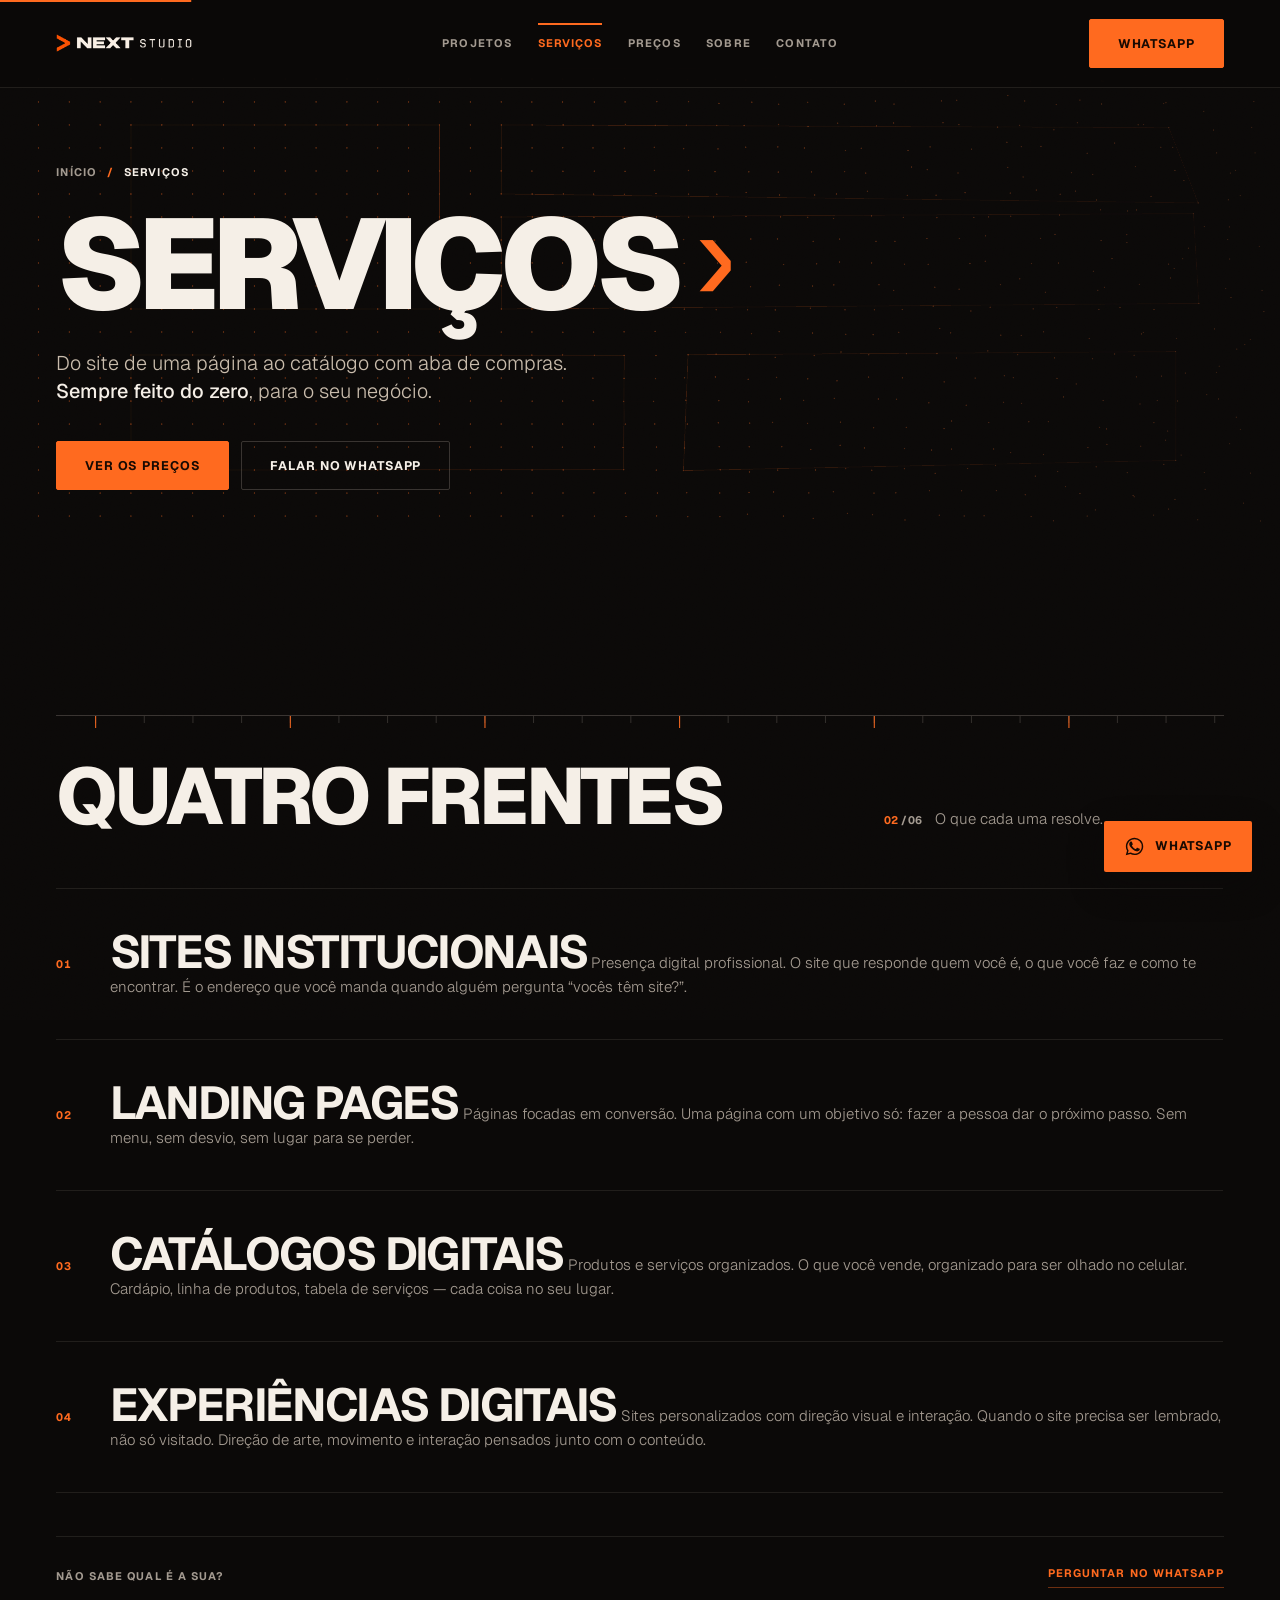
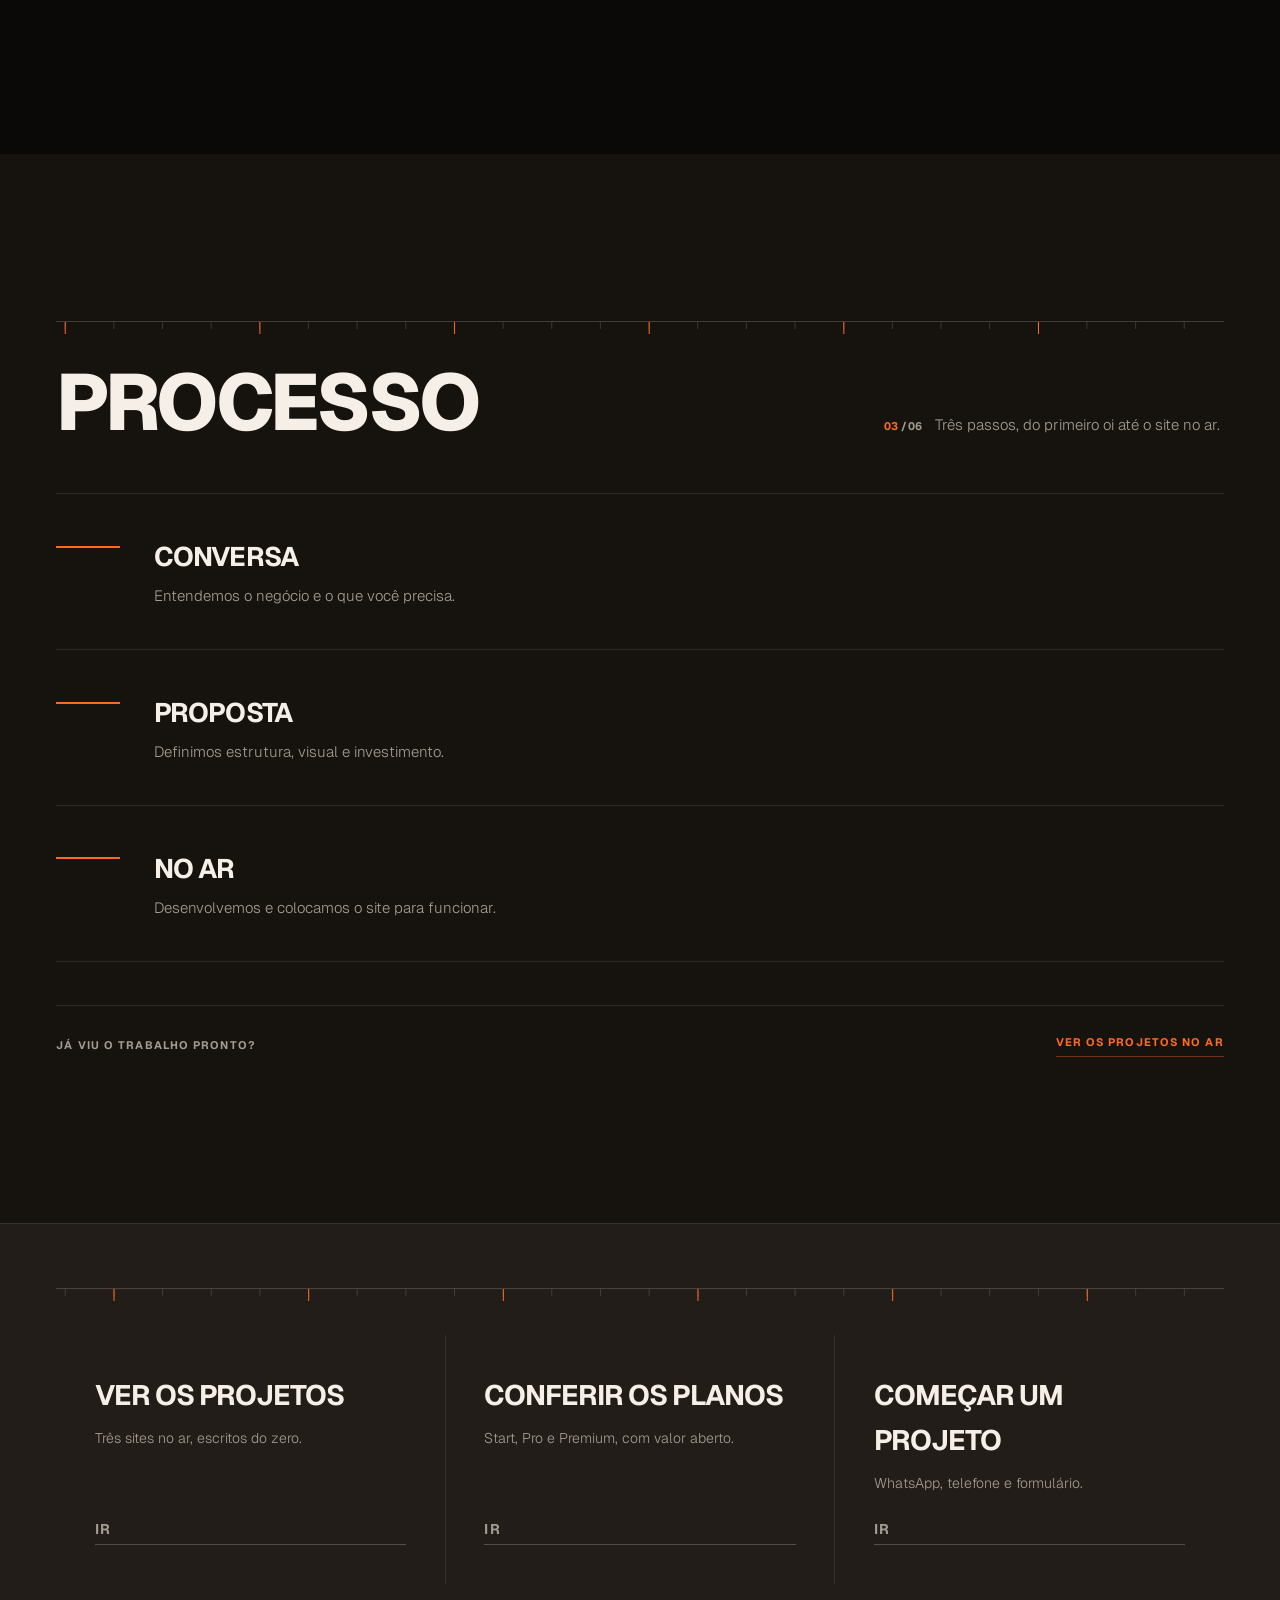
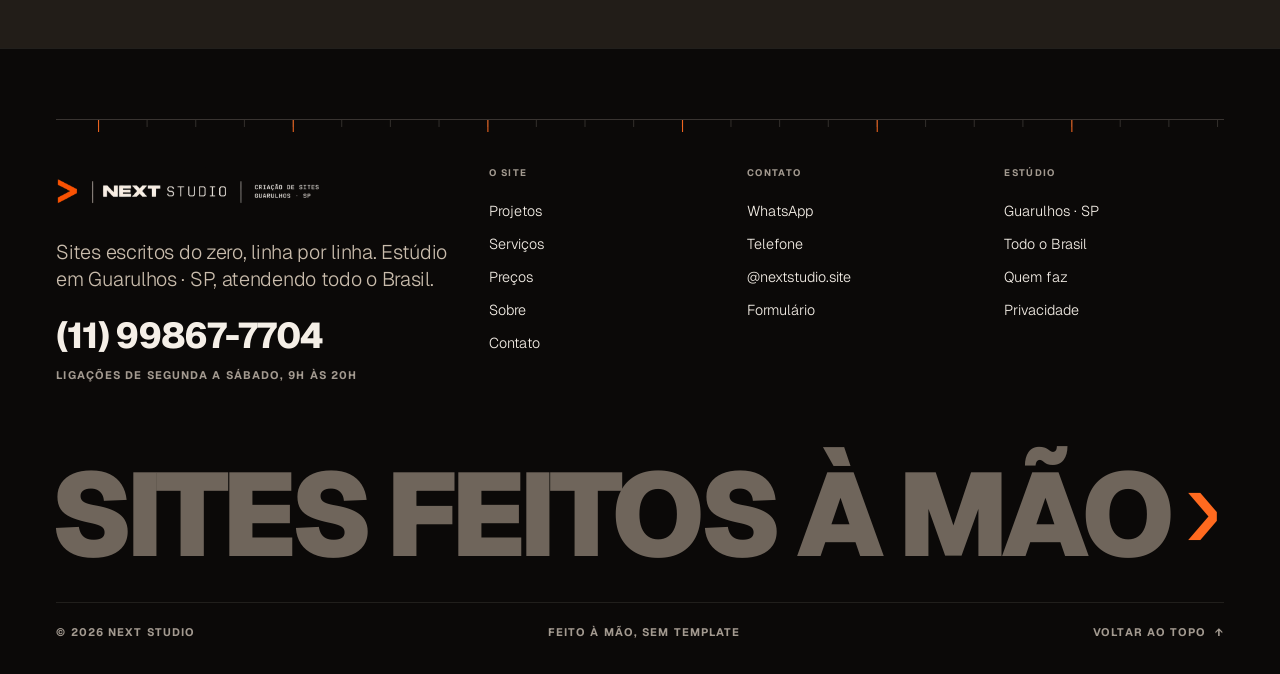
<file: servicos.html>
<!DOCTYPE html>
<html lang="pt-BR" class="no-js">
<head>
<meta charset="UTF-8">
<meta name="viewport" content="width=device-width, initial-scale=1, viewport-fit=cover">

<title>Serviços | Next Studio</title>
<meta name="description" content="Quatro frentes de trabalho da Next Studio: sites institucionais, landing pages, catálogos digitais e experiências digitais. Todos escritos do zero, sem template.">
<meta name="author" content="Next Studio">
<meta name="theme-color" content="#0B0908">
<meta name="robots" content="index, follow, max-image-preview:large">
<link rel="canonical" href="https://nextstudiobr.github.io/-/servicos">

<meta property="og:type" content="website">
<meta property="og:site_name" content="Next Studio">
<meta property="og:locale" content="pt_BR">
<meta property="og:url" content="https://nextstudiobr.github.io/-/servicos">
<meta property="og:title" content="Serviços | Next Studio">
<meta property="og:description" content="Sites institucionais, landing pages, catálogos digitais e experiências digitais — sempre feitos do zero.">
<meta property="og:image" content="https://nextstudiobr.github.io/-/assets/img/og.jpg">
<meta property="og:image:width" content="1200">
<meta property="og:image:height" content="630">
<meta property="og:image:alt" content="Composição da Next Studio: o título “Sites feitos à mão” em letras claras à esquerda e um notebook exibindo a marca na tela.">
<meta name="twitter:card" content="summary_large_image">
<meta name="twitter:title" content="Serviços | Next Studio">
<meta name="twitter:description" content="Sites institucionais, landing pages, catálogos digitais e experiências digitais — sempre feitos do zero.">
<meta name="twitter:image" content="https://nextstudiobr.github.io/-/assets/img/og.jpg">

<link rel="icon" type="image/png" href="assets/img/favicon.png">
<link rel="apple-touch-icon" href="assets/img/apple-touch-icon.png">
<link rel="manifest" href="site.webmanifest">
<link rel="preconnect" href="https://fonts.googleapis.com">
<link rel="preconnect" href="https://fonts.gstatic.com" crossorigin>
<link href="https://fonts.googleapis.com/css2?family=Geist:wght@300;400;500;600;700;800;900&display=swap" rel="stylesheet">
<link rel="stylesheet" href="assets/css/estilo.css">
<script>document.documentElement.className=document.documentElement.className.replace("no-js","js");</script>

<script type="application/ld+json">
{
  "@context":"https://schema.org","@type":"BreadcrumbList",
  "itemListElement":[
    {"@type":"ListItem","position":1,"name":"Início","item":"https://nextstudiobr.github.io/-/"},
    {"@type":"ListItem","position":2,"name":"Serviços","item":"https://nextstudiobr.github.io/-/servicos"}
  ]
}
</script>
</head>
<body>

<a class="pular" href="#conteudo">Pular para o conteúdo</a>
<div class="grao" aria-hidden="true"></div>
<div class="fio-pg" aria-hidden="true"><i id="fioPg"></i></div>

<header class="topo" id="topo">
  <div class="topo__in">
    <a class="marca" href="./" aria-label="Next Studio, início">
      <img src="assets/img/logo-lockup.png" alt="Next Studio" width="948" height="130">
    </a>
    <nav class="topo__nav" aria-label="Navegação principal">
      <a href="projetos">Projetos</a>
      <a href="servicos" aria-current="page">Serviços</a>
      <a href="precos">Preços</a>
      <a href="sobre">Sobre</a>
      <a href="contato">Contato</a>
    </nav>
    <span class="bt-caixa topo__zap">
      <a class="bt bt--solido" href="https://wa.me/5511998677704?text=Oi%21%20Vim%20pelo%20site%20da%20Next%20Studio.%20Quero%20fazer%20um%20site." target="_blank" rel="noopener noreferrer">
        WhatsApp
      </a>
    </span>
    <button class="hamb" id="hamb" aria-label="Abrir menu" aria-expanded="false" aria-controls="menu">
      <i aria-hidden="true"></i><i aria-hidden="true"></i>
    </button>
  </div>
</header>

<div class="menu" id="menu" hidden>
  <nav class="menu__lista" aria-label="Navegação">
    <a href="./" style="--atraso:.05s"><em>01</em>Início</a>
    <a href="projetos" style="--atraso:.10s"><em>02</em>Projetos</a>
    <a href="servicos" aria-current="page" style="--atraso:.15s"><em>03</em>Serviços</a>
    <a href="precos" style="--atraso:.20s"><em>04</em>Preços</a>
    <a href="sobre" style="--atraso:.25s"><em>05</em>Sobre</a>
    <a href="contato" style="--atraso:.30s"><em>06</em>Contato</a>
  </nav>
  <div class="menu__pe">
    <span class="rot">Guarulhos · SP<br>Atendimento para todo o Brasil</span>
    <a class="lk" href="https://wa.me/5511998677704?text=Oi%21%20Vim%20pelo%20site%20da%20Next%20Studio.%20Quero%20fazer%20um%20site." target="_blank" rel="noopener noreferrer">(11) 99867-7704</a>
  </div>
</div>

<main id="conteudo">

<section class="frontal" aria-labelledby="tit">
  <canvas class="frontal__tela" data-malha="grade" aria-hidden="true"></canvas>
  <div class="berco frontal__in">
    <nav class="migalhas rot" aria-label="Você está aqui">
      <ol>
        <li><a href="./">Início</a></li>
        <li><span aria-current="page">Serviços</span></li>
      </ol>
    </nav>
    <h1 class="frontal__h1" id="tit">
      <span class="tr">Serviços<span class="caret" aria-hidden="true">&rsaquo;</span></span>
    </h1>
    <p class="frontal__p rv" style="--atraso:.26s">Do site de uma página ao catálogo com aba de compras. <b>Sempre feito do zero</b>, para o seu negócio.</p>
    <div class="frontal__acoes rv" style="--atraso:.36s">
      <span class="bt-caixa">
        <a class="bt bt--solido" href="precos">
          Ver os preços
        </a>
      </span>
      <span class="bt-caixa">
        <a class="bt" href="https://wa.me/5511998677704?text=Oi%21%20Vim%20pelo%20site%20da%20Next%20Studio.%20Quero%20fazer%20um%20site." target="_blank" rel="noopener noreferrer">
          Falar no WhatsApp
        </a>
      </span>
    </div>
  </div>
</section>

<section class="sec frentes" id="frentes" aria-label="Frentes de trabalho">
  <div class="berco">
    <div class="regua" aria-hidden="true"></div>
    <div class="cabeca">
      <h2 class="cabeca__t" data-tracar><span class="tr">Quatro frentes</span></h2>
      <p class="cabeca__d"><span class="coord"><b>02</b><i>/06</i></span> &nbsp; O que cada uma resolve.</p>
    </div>
    <div class="frentes__lista">
      <div class="frente rv">
        <span class="coord"><b>01</b></span>
        <span><span class="frente__t">Sites institucionais</span>
          <span class="frente__d">Presença digital profissional. O site que responde quem você é, o que você faz e como te encontrar. É o endereço que você manda quando alguém pergunta “vocês têm site?”.</span></span>
      </div>
      <div class="frente rv">
        <span class="coord"><b>02</b></span>
        <span><span class="frente__t">Landing pages</span>
          <span class="frente__d">Páginas focadas em conversão. Uma página com um objetivo só: fazer a pessoa dar o próximo passo. Sem menu, sem desvio, sem lugar para se perder.</span></span>
      </div>
      <div class="frente rv">
        <span class="coord"><b>03</b></span>
        <span><span class="frente__t">Catálogos digitais</span>
          <span class="frente__d">Produtos e serviços organizados. O que você vende, organizado para ser olhado no celular. Cardápio, linha de produtos, tabela de serviços — cada coisa no seu lugar.</span></span>
      </div>
      <div class="frente rv">
        <span class="coord"><b>04</b></span>
        <span><span class="frente__t">Experiências digitais</span>
          <span class="frente__d">Sites personalizados com direção visual e interação. Quando o site precisa ser lembrado, não só visitado. Direção de arte, movimento e interação pensados junto com o conteúdo.</span></span>
      </div>
    </div>
    <div class="planos__nota">
      <p class="rot">Não sabe qual é a sua?</p>
      <a class="lk" href="https://wa.me/5511998677704?text=Oi%21%20Vim%20pelo%20site%20da%20Next%20Studio%20e%20queria%20tirar%20uma%20d%C3%BAvida." target="_blank" rel="noopener noreferrer">Perguntar no WhatsApp</a>
    </div>
  </div>
</section>

<section class="sec rito" id="processo" aria-label="Processo">
  <div class="berco">
    <div class="regua" aria-hidden="true"></div>
    <div class="cabeca">
      <h2 class="cabeca__t" data-tracar><span class="tr">Processo</span></h2>
      <p class="cabeca__d"><span class="coord"><b>03</b><i>/06</i></span> &nbsp; Três passos, do primeiro oi até o site no ar.</p>
    </div>
    <div class="rito__lista" id="rito">
      <div class="passo">
        <span class="passo__barra" aria-hidden="true"><i></i></span>
        <div><h3 class="passo__t">Conversa</h3><p class="passo__d">Entendemos o negócio e o que você precisa.</p></div>
      </div>
      <div class="passo">
        <span class="passo__barra" aria-hidden="true"><i></i></span>
        <div><h3 class="passo__t">Proposta</h3><p class="passo__d">Definimos estrutura, visual e investimento.</p></div>
      </div>
      <div class="passo">
        <span class="passo__barra" aria-hidden="true"><i></i></span>
        <div><h3 class="passo__t">No ar</h3><p class="passo__d">Desenvolvemos e colocamos o site para funcionar.</p></div>
      </div>
    </div>
    <div class="planos__nota">
      <p class="rot">Já viu o trabalho pronto?</p>
      <a class="lk" href="projetos">Ver os projetos no ar</a>
    </div>
  </div>
</section>

<section class="seguir" aria-label="Continuar navegando">
  <div class="berco" style="padding-block:clamp(40px,5vw,72px)">
    <div class="regua" aria-hidden="true"></div>
    <div class="seguir__grade">
      <a class="seguir__cart" href="projetos">
        <b>Ver os projetos</b>
        <span>Três sites no ar, escritos do zero.</span>
        <span class="lk">Ir</span>
      </a>
      <a class="seguir__cart" href="precos">
        <b>Conferir os planos</b>
        <span>Start, Pro e Premium, com valor aberto.</span>
        <span class="lk">Ir</span>
      </a>
      <a class="seguir__cart" href="contato">
        <b>Começar um projeto</b>
        <span>WhatsApp, telefone e formulário.</span>
        <span class="lk">Ir</span>
      </a>
    </div>
  </div>
</section>

</main>

<footer class="rodape">
  <div class="berco">
    <div class="regua" aria-hidden="true"></div>
    <div class="rodape__grade">
      <div class="rodape__assina">
        <a class="rodape__marca" href="./" aria-label="Next Studio, início">
          <img src="assets/img/logo-tagline.png" alt="Next Studio — criação de sites, Guarulhos · SP" width="837" height="170" loading="lazy">
        </a>
        <p class="rodape__frase">Sites escritos do zero, linha por linha. Estúdio em Guarulhos · SP, atendendo todo o Brasil.</p>
        <a class="rodape__fone" href="https://wa.me/5511998677704?text=Oi%21%20Vim%20pelo%20site%20da%20Next%20Studio.%20Quero%20fazer%20um%20site." target="_blank" rel="noopener noreferrer">(11) 99867-7704</a>
        <span class="rot">Ligações de segunda a sábado, 9h às 20h</span>
      </div>
      <nav class="rodape__col" aria-label="Páginas do site">
        <h2>O site</h2>
        <a href="projetos">Projetos</a>
        <a href="servicos">Serviços</a>
        <a href="precos">Preços</a>
        <a href="sobre">Sobre</a>
        <a href="contato">Contato</a>
      </nav>
      <div class="rodape__col">
        <h2>Contato</h2>
        <a href="https://wa.me/5511998677704?text=Oi%21%20Vim%20pelo%20site%20da%20Next%20Studio.%20Quero%20fazer%20um%20site." target="_blank" rel="noopener noreferrer">WhatsApp</a>
        <a href="tel:+5511998677704">Telefone</a>
        <a href="https://instagram.com/nextstudio.site" target="_blank" rel="noopener noreferrer">@nextstudio.site</a>
        <a href="contato">Formulário</a>
      </div>
      <div class="rodape__col">
        <h2>Estúdio</h2>
        <span>Guarulhos · SP</span>
        <span>Todo o Brasil</span>
        <a href="sobre">Quem faz</a>
        <a href="privacidade">Privacidade</a>
      </div>
    </div>
    <div class="rodape__fim" data-tracar aria-hidden="true">
      <span class="rodape__gigante tr">Sites feitos à mão<span class="caret">&rsaquo;</span></span>
    </div>
    <div class="rodape__baixo">
      <span class="rot">&copy; <span data-ano>2026</span> Next Studio</span>
      <span class="rot">Feito à mão, sem template</span>
      <a class="rot subir" href="#conteudo">Voltar ao topo <i aria-hidden="true">&#8593;</i></a>
    </div>
  </div>
</footer>

<!-- WhatsApp fixo: o mesmo atalho em todas as páginas. Ele se recolhe
     sozinho quando o fecho ou o rodapé aparecem (nucleo.js). -->
<a class="zap-flutua" href="https://wa.me/5511998677704?text=Oi%21%20Vim%20pelo%20site%20da%20Next%20Studio.%20Quero%20fazer%20um%20site." target="_blank" rel="noopener noreferrer"
   aria-label="Falar com a Next Studio no WhatsApp">
  <svg viewBox="0 0 24 24" aria-hidden="true" focusable="false"><path d="M12.04 2C6.58 2 2.13 6.45 2.13 11.91c0 1.75.46 3.46 1.32 4.96L2 22l5.25-1.38a9.87 9.87 0 0 0 4.79 1.22h.01c5.46 0 9.91-4.45 9.91-9.91 0-2.65-1.03-5.14-2.9-7.01A9.82 9.82 0 0 0 12.04 2zm0 18.13h-.01a8.2 8.2 0 0 1-4.18-1.15l-.3-.18-3.12.82.83-3.04-.2-.31a8.17 8.17 0 0 1-1.25-4.36c0-4.54 3.7-8.23 8.24-8.23 2.2 0 4.27.86 5.82 2.41a8.18 8.18 0 0 1 2.41 5.83c0 4.54-3.7 8.23-8.24 8.23z"/><path d="M17.47 14.38c-.3-.15-1.76-.87-2.03-.97-.27-.1-.47-.15-.67.15-.2.3-.77.97-.95 1.17-.17.2-.35.22-.65.07-.3-.15-1.26-.46-2.4-1.48-.89-.79-1.49-1.76-1.66-2.06-.17-.3-.02-.46.13-.61.14-.14.3-.35.45-.52.15-.17.2-.3.3-.5.1-.2.05-.37-.02-.52-.07-.15-.67-1.62-.92-2.22-.24-.58-.49-.5-.67-.51l-.57-.01c-.2 0-.52.07-.8.37-.27.3-1.04 1.02-1.04 2.48s1.07 2.88 1.22 3.08c.15.2 2.1 3.2 5.08 4.49.71.3 1.26.49 1.69.63.71.22 1.36.19 1.87.12.57-.08 1.76-.72 2.01-1.41.25-.69.25-1.28.17-1.41-.07-.13-.27-.2-.57-.35z"/></svg>
  <span>WhatsApp</span>
</a>


<script src="assets/js/nucleo.js" defer></script>
<script src="assets/js/malha.js" defer></script>

</body>
</html>
</file>
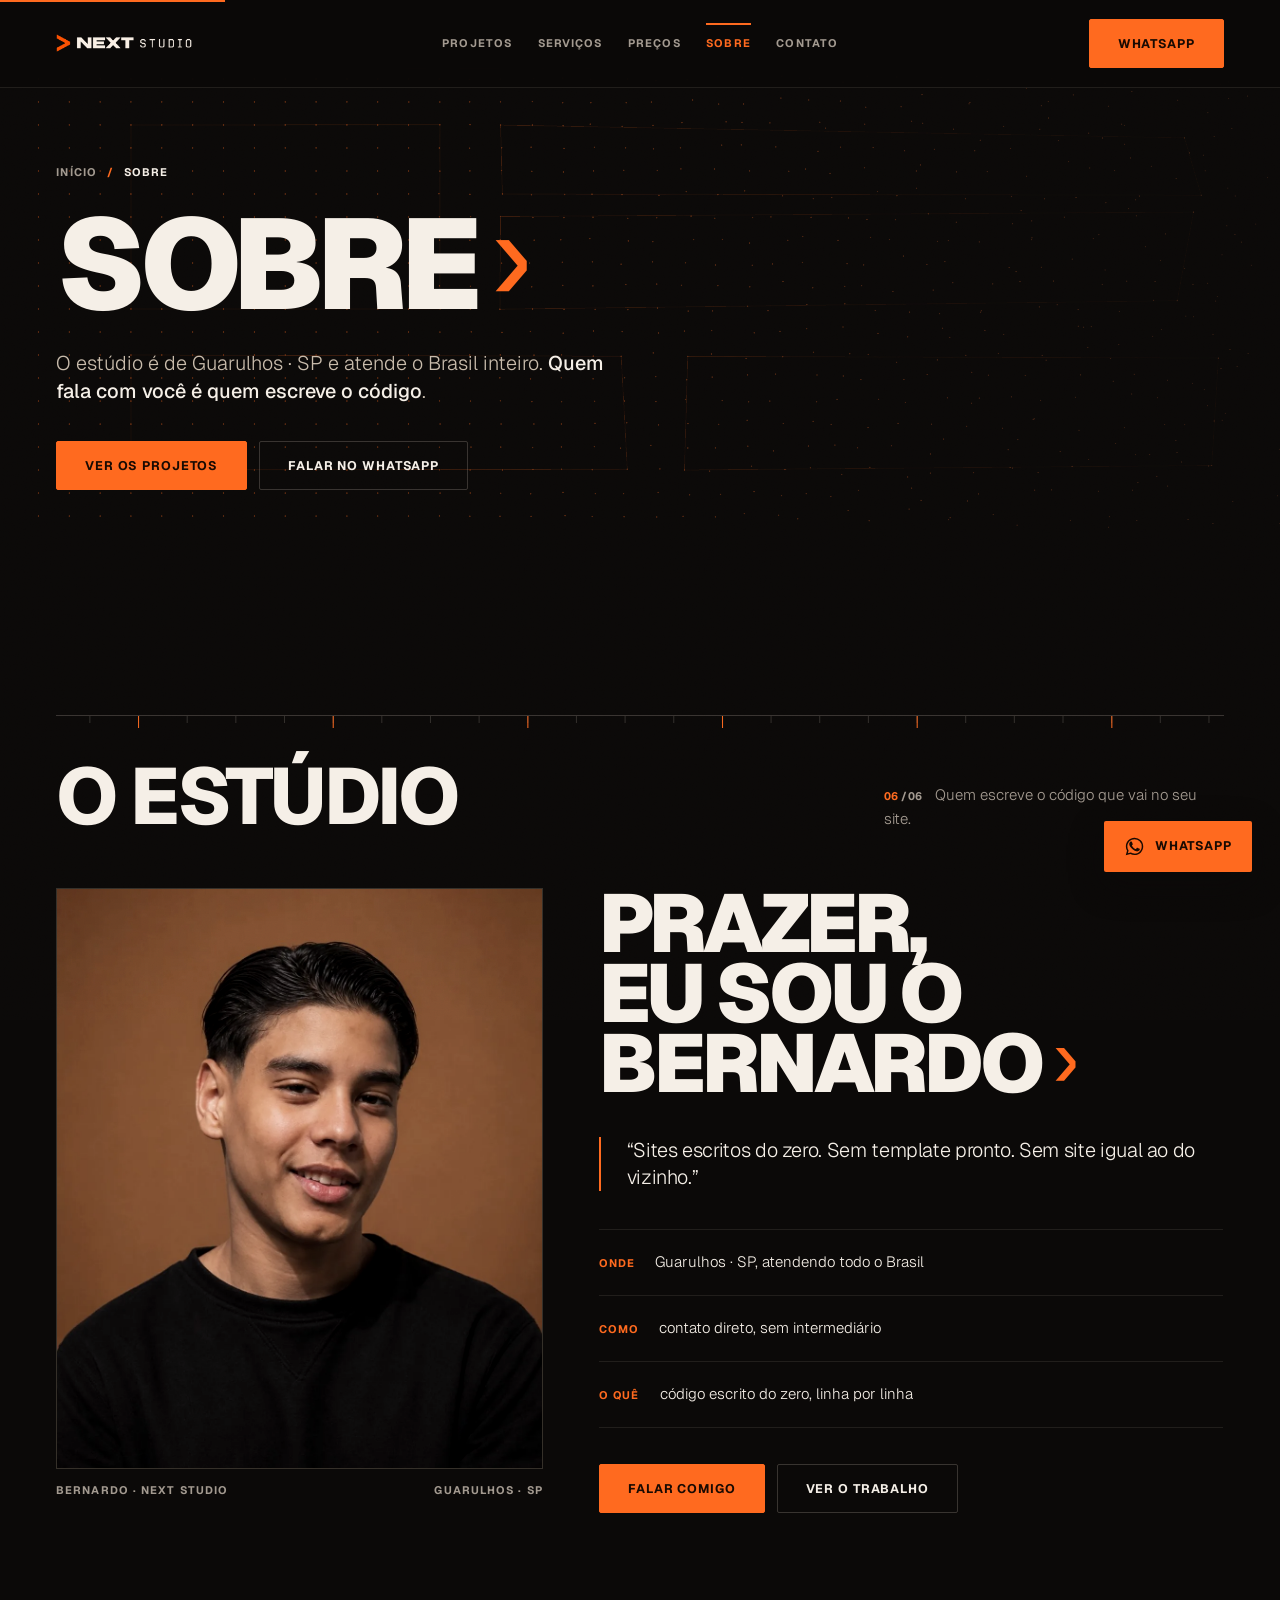
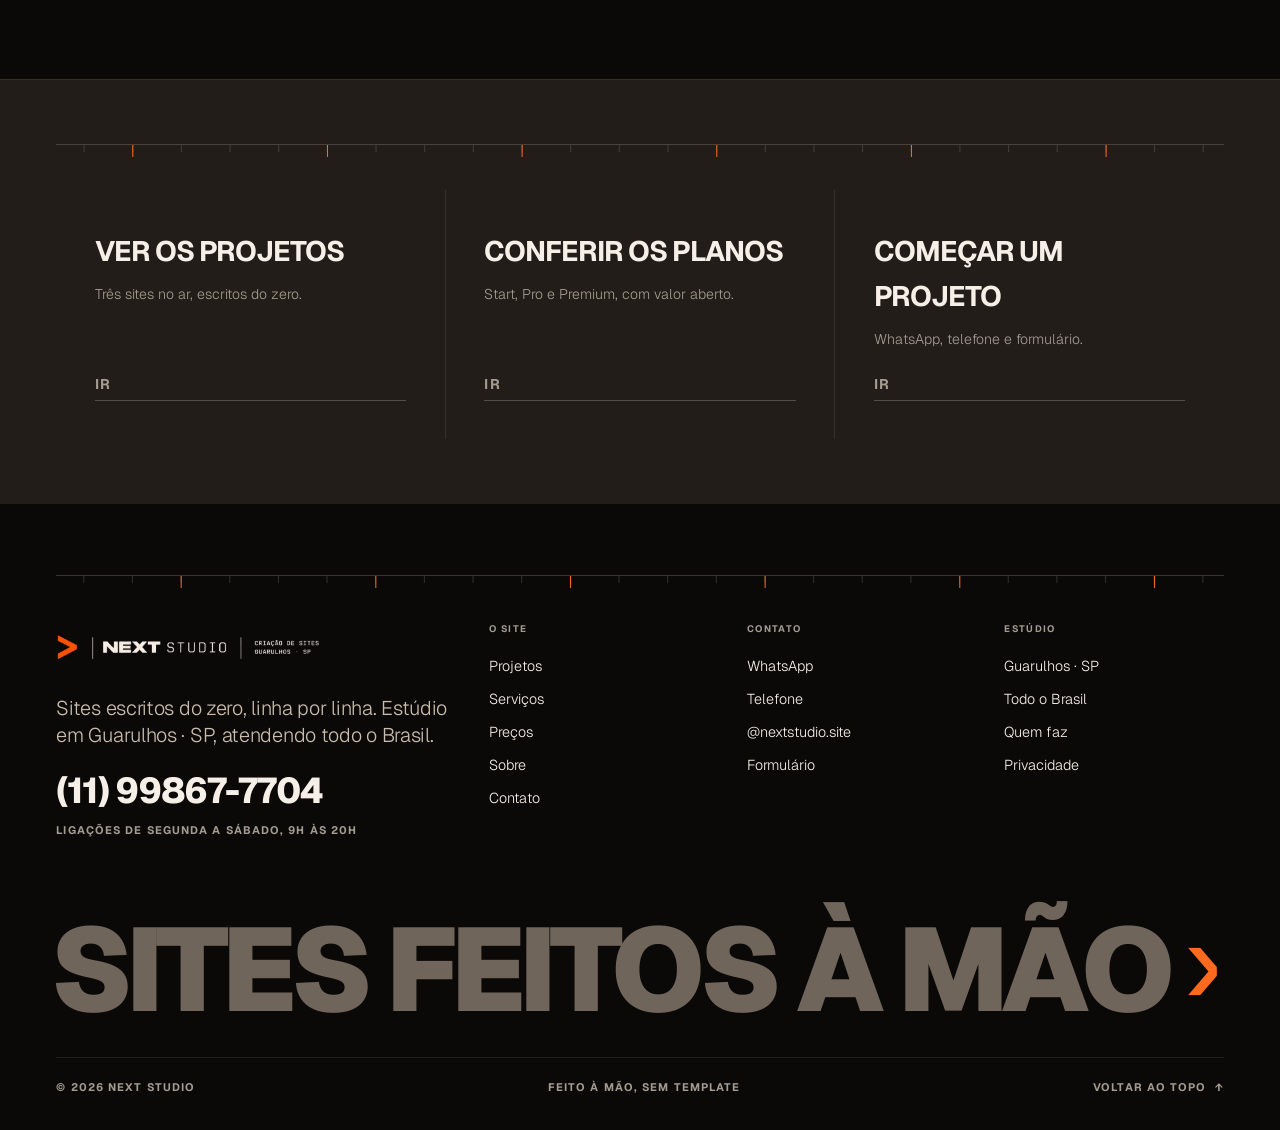
<file: sobre.html>
<!DOCTYPE html>
<html lang="pt-BR" class="no-js">
<head>
<meta charset="UTF-8">
<meta name="viewport" content="width=device-width, initial-scale=1, viewport-fit=cover">

<title>Sobre | Next Studio</title>
<meta name="description" content="Quem escreve o código da Next Studio. Bernardo, de Guarulhos · SP, faz sites do zero, sem template, com atendimento direto e para todo o Brasil.">
<meta name="author" content="Next Studio">
<meta name="theme-color" content="#0B0908">
<meta name="robots" content="index, follow, max-image-preview:large">
<link rel="canonical" href="https://nextstudiobr.github.io/-/sobre">

<meta property="og:type" content="website">
<meta property="og:site_name" content="Next Studio">
<meta property="og:locale" content="pt_BR">
<meta property="og:url" content="https://nextstudiobr.github.io/-/sobre">
<meta property="og:title" content="Sobre | Next Studio">
<meta property="og:description" content="Quem fala com você é quem escreve o código. Estúdio em Guarulhos · SP, atendendo o Brasil inteiro.">
<meta property="og:image" content="https://nextstudiobr.github.io/-/assets/img/og.jpg">
<meta property="og:image:width" content="1200">
<meta property="og:image:height" content="630">
<meta property="og:image:alt" content="Composição da Next Studio: o título “Sites feitos à mão” em letras claras à esquerda e um notebook exibindo a marca na tela.">
<meta name="twitter:card" content="summary_large_image">
<meta name="twitter:title" content="Sobre | Next Studio">
<meta name="twitter:description" content="Quem fala com você é quem escreve o código. Estúdio em Guarulhos · SP, atendendo o Brasil inteiro.">
<meta name="twitter:image" content="https://nextstudiobr.github.io/-/assets/img/og.jpg">

<link rel="icon" type="image/png" href="assets/img/favicon.png">
<link rel="apple-touch-icon" href="assets/img/apple-touch-icon.png">
<link rel="manifest" href="site.webmanifest">
<link rel="preconnect" href="https://fonts.googleapis.com">
<link rel="preconnect" href="https://fonts.gstatic.com" crossorigin>
<link href="https://fonts.googleapis.com/css2?family=Geist:wght@300;400;500;600;700;800;900&display=swap" rel="stylesheet">
<link rel="stylesheet" href="assets/css/estilo.css">
<script>document.documentElement.className=document.documentElement.className.replace("no-js","js");</script>

<script type="application/ld+json">
{
  "@context":"https://schema.org","@type":"BreadcrumbList",
  "itemListElement":[
    {"@type":"ListItem","position":1,"name":"Início","item":"https://nextstudiobr.github.io/-/"},
    {"@type":"ListItem","position":2,"name":"Sobre","item":"https://nextstudiobr.github.io/-/sobre"}
  ]
}
</script>
<script type="application/ld+json">
{
  "@context":"https://schema.org","@type":"AboutPage",
  "url":"https://nextstudiobr.github.io/-/sobre",
  "mainEntity":{"@type":"Person","name":"Bernardo","jobTitle":"Desenvolvedor","worksFor":{"@type":"Organization","name":"Next Studio"},
    "address":{"@type":"PostalAddress","addressLocality":"Guarulhos","addressRegion":"SP","addressCountry":"BR"}}
}
</script>
</head>
<body>

<a class="pular" href="#conteudo">Pular para o conteúdo</a>
<div class="grao" aria-hidden="true"></div>
<div class="fio-pg" aria-hidden="true"><i id="fioPg"></i></div>

<header class="topo" id="topo">
  <div class="topo__in">
    <a class="marca" href="./" aria-label="Next Studio, início">
      <img src="assets/img/logo-lockup.png" alt="Next Studio" width="948" height="130">
    </a>
    <nav class="topo__nav" aria-label="Navegação principal">
      <a href="projetos">Projetos</a>
      <a href="servicos">Serviços</a>
      <a href="precos">Preços</a>
      <a href="sobre" aria-current="page">Sobre</a>
      <a href="contato">Contato</a>
    </nav>
    <span class="bt-caixa topo__zap">
      <a class="bt bt--solido" href="https://wa.me/5511998677704?text=Oi%21%20Vim%20pelo%20site%20da%20Next%20Studio.%20Quero%20fazer%20um%20site." target="_blank" rel="noopener noreferrer">
        WhatsApp
      </a>
    </span>
    <button class="hamb" id="hamb" aria-label="Abrir menu" aria-expanded="false" aria-controls="menu">
      <i aria-hidden="true"></i><i aria-hidden="true"></i>
    </button>
  </div>
</header>

<div class="menu" id="menu" hidden>
  <nav class="menu__lista" aria-label="Navegação">
    <a href="./" style="--atraso:.05s"><em>01</em>Início</a>
    <a href="projetos" style="--atraso:.10s"><em>02</em>Projetos</a>
    <a href="servicos" style="--atraso:.15s"><em>03</em>Serviços</a>
    <a href="precos" style="--atraso:.20s"><em>04</em>Preços</a>
    <a href="sobre" aria-current="page" style="--atraso:.25s"><em>05</em>Sobre</a>
    <a href="contato" style="--atraso:.30s"><em>06</em>Contato</a>
  </nav>
  <div class="menu__pe">
    <span class="rot">Guarulhos · SP<br>Atendimento para todo o Brasil</span>
    <a class="lk" href="https://wa.me/5511998677704?text=Oi%21%20Vim%20pelo%20site%20da%20Next%20Studio.%20Quero%20fazer%20um%20site." target="_blank" rel="noopener noreferrer">(11) 99867-7704</a>
  </div>
</div>

<main id="conteudo">

<section class="frontal" aria-labelledby="tit">
  <canvas class="frontal__tela" data-malha="grade" aria-hidden="true"></canvas>
  <div class="berco frontal__in">
    <nav class="migalhas rot" aria-label="Você está aqui">
      <ol>
        <li><a href="./">Início</a></li>
        <li><span aria-current="page">Sobre</span></li>
      </ol>
    </nav>
    <h1 class="frontal__h1" id="tit">
      <span class="tr">Sobre<span class="caret" aria-hidden="true">&rsaquo;</span></span>
    </h1>
    <p class="frontal__p rv" style="--atraso:.26s">O estúdio é de Guarulhos · SP e atende o Brasil inteiro. <b>Quem fala com você é quem escreve o código</b>.</p>
    <div class="frontal__acoes rv" style="--atraso:.36s">
      <span class="bt-caixa">
        <a class="bt bt--solido" href="projetos">
          Ver os projetos
        </a>
      </span>
      <span class="bt-caixa">
        <a class="bt" href="https://wa.me/5511998677704?text=Oi%21%20Vim%20pelo%20site%20da%20Next%20Studio.%20Quero%20fazer%20um%20site." target="_blank" rel="noopener noreferrer">
          Falar no WhatsApp
        </a>
      </span>
    </div>
  </div>
</section>

<section class="sec" id="estudio" aria-label="O estúdio">
  <div class="berco">
    <div class="regua" aria-hidden="true"></div>
    <div class="cabeca">
      <h2 class="cabeca__t" data-tracar><span class="tr">O estúdio</span></h2>
      <p class="cabeca__d"><span class="coord"><b>06</b><i>/06</i></span> &nbsp; Quem escreve o código que vai no seu site.</p>
    </div>
    <div class="sobre__grade">
      <figure class="sobre__fig rv">
        <div class="sobre__moldura">
          <picture>
            <source type="image/webp" srcset="assets/img/bernardo.webp" sizes="(max-width:900px) 92vw, 34vw">
            <img src="assets/img/bernardo.jpg" width="1022" height="1536" loading="lazy" decoding="async"
                 alt="Retrato de Bernardo, fundador da Next Studio, de moletom preto sobre fundo marrom.">
          </picture>
        </div>
        <figcaption class="sobre__cap">
          <span class="rot">Bernardo · Next Studio</span>
          <span class="rot">Guarulhos · SP</span>
        </figcaption>
      </figure>
      <div>
        <h3 class="sobre__h" data-tracar>
          <span class="tr">Prazer,</span>
          <span class="tr">eu sou o</span>
          <span class="tr">Bernardo<span class="caret" aria-hidden="true">&rsaquo;</span></span>
        </h3>
        <blockquote class="sobre__cit rv">“Sites escritos do zero. Sem template pronto. Sem site igual ao do vizinho.”</blockquote>
        <ul class="manifesto__notas rv" style="--atraso:.08s">
          <li><b>Onde</b><span>Guarulhos · SP, atendendo todo o Brasil</span></li>
          <li><b>Como</b><span>contato direto, sem intermediário</span></li>
          <li><b>O quê</b><span>código escrito do zero, linha por linha</span></li>
        </ul>
        <div class="frontal__acoes rv" style="--atraso:.16s">
          <span class="bt-caixa">
        <a class="bt bt--solido" href="https://wa.me/5511998677704?text=Oi%21%20Vim%20pelo%20site%20da%20Next%20Studio.%20Quero%20fazer%20um%20site." target="_blank" rel="noopener noreferrer">
          Falar comigo
        </a>
      </span>
          <span class="bt-caixa">
        <a class="bt" href="projetos">
          Ver o trabalho
        </a>
      </span>
        </div>
      </div>
    </div>
  </div>
</section>

<section class="seguir" aria-label="Continuar navegando">
  <div class="berco" style="padding-block:clamp(40px,5vw,72px)">
    <div class="regua" aria-hidden="true"></div>
    <div class="seguir__grade">
      <a class="seguir__cart" href="projetos">
        <b>Ver os projetos</b>
        <span>Três sites no ar, escritos do zero.</span>
        <span class="lk">Ir</span>
      </a>
      <a class="seguir__cart" href="precos">
        <b>Conferir os planos</b>
        <span>Start, Pro e Premium, com valor aberto.</span>
        <span class="lk">Ir</span>
      </a>
      <a class="seguir__cart" href="contato">
        <b>Começar um projeto</b>
        <span>WhatsApp, telefone e formulário.</span>
        <span class="lk">Ir</span>
      </a>
    </div>
  </div>
</section>

</main>

<footer class="rodape">
  <div class="berco">
    <div class="regua" aria-hidden="true"></div>
    <div class="rodape__grade">
      <div class="rodape__assina">
        <a class="rodape__marca" href="./" aria-label="Next Studio, início">
          <img src="assets/img/logo-tagline.png" alt="Next Studio — criação de sites, Guarulhos · SP" width="837" height="170" loading="lazy">
        </a>
        <p class="rodape__frase">Sites escritos do zero, linha por linha. Estúdio em Guarulhos · SP, atendendo todo o Brasil.</p>
        <a class="rodape__fone" href="https://wa.me/5511998677704?text=Oi%21%20Vim%20pelo%20site%20da%20Next%20Studio.%20Quero%20fazer%20um%20site." target="_blank" rel="noopener noreferrer">(11) 99867-7704</a>
        <span class="rot">Ligações de segunda a sábado, 9h às 20h</span>
      </div>
      <nav class="rodape__col" aria-label="Páginas do site">
        <h2>O site</h2>
        <a href="projetos">Projetos</a>
        <a href="servicos">Serviços</a>
        <a href="precos">Preços</a>
        <a href="sobre">Sobre</a>
        <a href="contato">Contato</a>
      </nav>
      <div class="rodape__col">
        <h2>Contato</h2>
        <a href="https://wa.me/5511998677704?text=Oi%21%20Vim%20pelo%20site%20da%20Next%20Studio.%20Quero%20fazer%20um%20site." target="_blank" rel="noopener noreferrer">WhatsApp</a>
        <a href="tel:+5511998677704">Telefone</a>
        <a href="https://instagram.com/nextstudio.site" target="_blank" rel="noopener noreferrer">@nextstudio.site</a>
        <a href="contato">Formulário</a>
      </div>
      <div class="rodape__col">
        <h2>Estúdio</h2>
        <span>Guarulhos · SP</span>
        <span>Todo o Brasil</span>
        <a href="sobre">Quem faz</a>
        <a href="privacidade">Privacidade</a>
      </div>
    </div>
    <div class="rodape__fim" data-tracar aria-hidden="true">
      <span class="rodape__gigante tr">Sites feitos à mão<span class="caret">&rsaquo;</span></span>
    </div>
    <div class="rodape__baixo">
      <span class="rot">&copy; <span data-ano>2026</span> Next Studio</span>
      <span class="rot">Feito à mão, sem template</span>
      <a class="rot subir" href="#conteudo">Voltar ao topo <i aria-hidden="true">&#8593;</i></a>
    </div>
  </div>
</footer>

<!-- WhatsApp fixo: o mesmo atalho em todas as páginas. Ele se recolhe
     sozinho quando o fecho ou o rodapé aparecem (nucleo.js). -->
<a class="zap-flutua" href="https://wa.me/5511998677704?text=Oi%21%20Vim%20pelo%20site%20da%20Next%20Studio.%20Quero%20fazer%20um%20site." target="_blank" rel="noopener noreferrer"
   aria-label="Falar com a Next Studio no WhatsApp">
  <svg viewBox="0 0 24 24" aria-hidden="true" focusable="false"><path d="M12.04 2C6.58 2 2.13 6.45 2.13 11.91c0 1.75.46 3.46 1.32 4.96L2 22l5.25-1.38a9.87 9.87 0 0 0 4.79 1.22h.01c5.46 0 9.91-4.45 9.91-9.91 0-2.65-1.03-5.14-2.9-7.01A9.82 9.82 0 0 0 12.04 2zm0 18.13h-.01a8.2 8.2 0 0 1-4.18-1.15l-.3-.18-3.12.82.83-3.04-.2-.31a8.17 8.17 0 0 1-1.25-4.36c0-4.54 3.7-8.23 8.24-8.23 2.2 0 4.27.86 5.82 2.41a8.18 8.18 0 0 1 2.41 5.83c0 4.54-3.7 8.23-8.24 8.23z"/><path d="M17.47 14.38c-.3-.15-1.76-.87-2.03-.97-.27-.1-.47-.15-.67.15-.2.3-.77.97-.95 1.17-.17.2-.35.22-.65.07-.3-.15-1.26-.46-2.4-1.48-.89-.79-1.49-1.76-1.66-2.06-.17-.3-.02-.46.13-.61.14-.14.3-.35.45-.52.15-.17.2-.3.3-.5.1-.2.05-.37-.02-.52-.07-.15-.67-1.62-.92-2.22-.24-.58-.49-.5-.67-.51l-.57-.01c-.2 0-.52.07-.8.37-.27.3-1.04 1.02-1.04 2.48s1.07 2.88 1.22 3.08c.15.2 2.1 3.2 5.08 4.49.71.3 1.26.49 1.69.63.71.22 1.36.19 1.87.12.57-.08 1.76-.72 2.01-1.41.25-.69.25-1.28.17-1.41-.07-.13-.27-.2-.57-.35z"/></svg>
  <span>WhatsApp</span>
</a>


<script src="assets/js/nucleo.js" defer></script>
<script src="assets/js/malha.js" defer></script>

</body>
</html>
</file>
<file: assets/css/estilo.css>
@charset "UTF-8";
/* ══════════════════════════════════════════════════════════════════════════
   NEXT STUDIO — folha única

   VOCABULÁRIO: prancha de desenho.
   O estúdio vende site feito à mão, então a página se comporta como a mesa
   de quem desenha: régua com traços de medida, coordenadas no canto, texto
   que é traçado da esquerda para a direita como quem passa a caneta, e o
   trabalho apresentado dentro de janelas de navegador — porque é isso que
   eles entregam.

   Nada aqui vem do site anterior: sem ponto laranja fechando título, sem
   trilho lateral com capítulo girado, sem rótulo entre colchetes, sem bloco
   de "próxima aba", sem número fantasma vazado, sem letreiro correndo.

   Ordem: 1 sistema · 2 base · 3 peças · 4 whatsapp · 5 capa · 6 seções
          7 topo e rodapé · 8 internas · 9 formulário · 10 respostas
   ══════════════════════════════════════════════════════════════════════════ */

/* ═══ 1. SISTEMA ═════════════════════════════════════════════════════════ */
:root{
  /* — tinta — */
  --tinta:#0B0908;
  --grafite:#16130F;
  --carvao:#221D18;
  --fuligem:#332B23;

  /* — luz — */
  --areia:#F5EFE7;
  --linho:#E7DFD3;
  --barro:#C9BCAC;
  --pedra:#A39A90;

  /* — brasa — o laranja da marca */
  --laranja:#FF6A1F;
  --brasa:#FFA25C;
  --ferro:#C74E12;

  /* O laranja da marca sobre areia dá 2,51:1 — reprova em texto pequeno.
     Então o TEXTO em laranja tem tom próprio (#B84509 = 4,72:1). Barras,
     preenchimentos e bordas seguem com o laranja original. */
  --laranja-txt:var(--laranja);

  /* — fios — */
  --fio:rgba(163,154,144,.15);
  --fio-2:rgba(163,154,144,.30);
  --fio-c:rgba(22,19,15,.14);
  --fio-c2:rgba(22,19,15,.26);

  /* — tipos — */
  --txt:"Geist","Helvetica Neue",Arial,sans-serif;
  /* rótulos, menus, números e botões usam a mesma letra dos botões: Geist
     encorpada. A Geist Mono fina saiu do site. */
  --rotulo:"Geist","Helvetica Neue",Arial,sans-serif;
  --peso-rotulo:700;

  /* — escala tipográfica fluida — */
  --t-micro:clamp(9.5px,.62vw,11.5px);
  --t-rot:clamp(11px,.74vw,13.5px);
  --t-bt:clamp(12.5px,.84vw,15px);
  --t-corpo:clamp(15px,1.02vw,17.5px);
  --t-lead:clamp(18px,1.55vw,25px);
  --t-h3:clamp(22px,2.1vw,34px);
  --t-h2:clamp(38px,6.2vw,104px);
  --t-h1:clamp(52px,11.4vw,200px);

  /* — ritmo — */
  --gut:clamp(20px,4.4vw,78px);
  --v-sec:clamp(88px,13vw,210px);
  --v-bloco:clamp(40px,6vw,96px);

  /* — curvas — */
  --e-out:cubic-bezier(.16,1,.3,1);
  --e-io:cubic-bezier(.76,0,.24,1);
  --e-exp:cubic-bezier(.19,1,.22,1);

  /* — tempos — */
  --t-rap:.26s;
  --t-med:.62s;
  --t-len:1.05s;
  --t-traco:1s;

  /* — camadas — */
  --z-corpo:2;
  --z-regua:50;
  --z-menu:70;
  --z-zap:65;        /* abaixo do menu: ele ocupa a tela toda */
  --z-topo:80;
  --z-fio:85;       /* o fio de progresso fica ACIMA do topo, senão some atrás dele */

  --topo-h:76px;
  --raio:2px;

  /* — tema corrente: as seções trocam estas cinco e nada mais — */
  --fundo:var(--tinta);
  --frente:var(--areia);
  --meia:var(--pedra);
  --linha:var(--fio);
  --linha-2:var(--fio-2);
}
@media (min-width:1100px){ :root{ --topo-h:88px; } }

.claro{
  --fundo:var(--areia);
  --frente:var(--grafite);
  --meia:#6F655B;
  --linha:var(--fio-c);
  --linha-2:var(--fio-c2);
  --laranja-txt:#B84509;
}

/* ═══ 2. BASE ════════════════════════════════════════════════════════════ */
*,*::before,*::after{ box-sizing:border-box; }

html{ -webkit-text-size-adjust:100%; overflow-x:clip; scroll-behavior:smooth; }
/* Sem barra de rolagem na lateral: a página continua rolando pela roda, pelo
   teclado e pelo toque, e o andamento aparece no fio laranja do topo. */
html{ scrollbar-width:none; }
html::-webkit-scrollbar{ display:none; }
@media (prefers-reduced-motion:reduce){ html{ scroll-behavior:auto; } }

body{
  margin:0;
  background:var(--tinta);
  color:var(--areia);
  font-family:var(--txt);
  font-weight:300;
  font-size:var(--t-corpo);
  line-height:1.6;
  overflow-x:clip;
  -webkit-font-smoothing:antialiased;
  -moz-osx-font-smoothing:grayscale;
  text-rendering:optimizeLegibility;
}

img,video,svg,canvas{ display:block; max-width:100%; }
img,video{ height:auto; }
a{ color:inherit; text-decoration:none; }
button{ font:inherit; color:inherit; background:none; border:0; padding:0; cursor:pointer; }
h1,h2,h3,h4,p,figure,blockquote,dl,dd,fieldset{ margin:0; }
fieldset{ padding:0; border:0; min-inline-size:0; }
ul,ol{ margin:0; padding:0; list-style:none; }
::selection{ background:var(--laranja); color:#fff; }

:focus-visible{ outline:2px solid var(--laranja); outline-offset:3px; border-radius:var(--raio); }
:focus:not(:focus-visible){ outline:none; }

.pular{
  position:fixed; top:10px; left:10px; z-index:200;
  transform:translateY(-220%);
  background:var(--laranja); color:#190A02;
  padding:12px 20px;
  font-family:var(--rotulo); font-weight:var(--peso-rotulo); font-size:var(--t-rot);
  letter-spacing:.06em; text-transform:uppercase;
  border-radius:var(--raio);
  transition:transform var(--t-rap) var(--e-out);
}
.pular:focus{ transform:translateY(0); }

.so-leitor{
  position:absolute!important; width:1px; height:1px;
  padding:0; margin:-1px; overflow:hidden;
  clip-path:inset(50%); white-space:nowrap; border:0;
}

.berco{
  width:100%; max-width:1720px; margin-inline:auto;
  padding-inline:var(--gut);
}

/* ═══ 3. PEÇAS ═══════════════════════════════════════════════════════════ */

/* — rótulo — */
.rot{
  font-family:var(--rotulo); font-size:var(--t-rot); font-weight:var(--peso-rotulo);
  letter-spacing:.1em; text-transform:uppercase;
  color:var(--meia); line-height:1.45;
}
.rot--brasa{ color:var(--laranja-txt); }

/* — coordenada: a numeração da prancha, em fração —
   Substitui os rótulos entre colchetes do site antigo. */
.coord{
  display:inline-flex; align-items:baseline; gap:2px;
  font-family:var(--rotulo); font-size:var(--t-rot); font-weight:var(--peso-rotulo);
  letter-spacing:.06em; color:var(--laranja-txt);
  font-variant-numeric:tabular-nums;
}
.coord b{ font-weight:var(--peso-rotulo); }
/* o denominador é mais discreto pela cor, não por opacidade: com .42 ele
   caía para ~2:1 de contraste */
.coord i{ font-style:normal; color:var(--meia); }

/* — marca de caret: o próprio símbolo da marca virando pontuação —
   Entra no lugar do ponto laranja que fechava todo título no site antigo. */
.caret{
  display:inline-block;
  color:var(--laranja-txt);
  font-weight:400;
  transform:translateY(-.06em);
  margin-left:.12em;
}

/* — régua: traços de medida, como numa prancha —
   É o substituto dos trilhos laterais. Fica na horizontal, encostada no
   topo do bloco, e não rouba largura da página. */
.regua{
  position:relative;
  height:13px;
  border-top:1px solid var(--linha-2);
  margin-bottom:clamp(20px,2.6vw,34px);
  overflow:hidden;
}
.regua::before{
  content:""; position:absolute; inset:0 0 auto 0; height:7px;
  background-image:linear-gradient(to right, var(--linha-2) 1px, transparent 1px);
  background-size:calc(100% / 24) 100%;
  background-position-x:var(--regua-x,0px);
  opacity:.85;
}
.regua::after{
  content:""; position:absolute; inset:0 0 auto 0; height:13px;
  background-image:linear-gradient(to right, var(--laranja) 1px, transparent 1px);
  background-size:calc(100% / 6) 100%;
  background-position-x:var(--regua-x,0px);
}

/* — cabeça de seção — */
.cabeca{
  display:grid; gap:14px clamp(20px,4vw,60px);
  margin-bottom:clamp(30px,4.4vw,66px);
}
@media (min-width:860px){
  .cabeca{ grid-template-columns:minmax(0,1fr) minmax(0,34ch); align-items:end; }
}
.cabeca__t{
  font-size:var(--t-h2); font-weight:800; letter-spacing:-.045em;
  line-height:.88; text-transform:uppercase; color:var(--frente);
}
.cabeca__d{ color:var(--meia); }

/* — traço: a revelação da página —
   O texto é DESENHADO da esquerda para a direita, como quem passa a caneta
   sobre a linha. Nada sobe de dentro de máscara: aquele gesto era do site
   antigo. */
.tr{
  display:block;
  /* A folga vertical é obrigatória: o recorte usa a caixa da linha e, com
     line-height apertado, ela corta acentos como o À de “À MÃO”. */
  clip-path:inset(-.28em 100% -.2em 0);
  transition:clip-path var(--t-traco) var(--e-io) var(--atraso,0s);
  will-change:clip-path;
}
.no-js .tr, .vivo .tr{ clip-path:inset(-.28em -.06em -.2em 0); }

/* — revelação de corpo: sobe pouco, sem teatro — */
.rv{
  opacity:0; transform:translateY(14px);
  transition:opacity var(--t-len) var(--e-out) var(--atraso,0s),
             transform var(--t-len) var(--e-out) var(--atraso,0s);
  will-change:opacity,transform;
}
.no-js .rv, .rv.vivo{ opacity:1; transform:none; }

/* — botão —
   Parado no lugar: passar o mouse só troca a cor, nada anda nem cresce.
   O rótulo usa a Geist em peso 700, a mesma letra de todos os rótulos. */
.bt{
  position:relative;
  display:inline-flex; align-items:center; justify-content:center;
  padding:16px 28px;
  font-family:var(--rotulo); font-size:var(--t-bt); font-weight:var(--peso-rotulo);
  letter-spacing:.07em; line-height:1.2; text-transform:uppercase;
  color:var(--frente);
  background:transparent;
  border:1px solid var(--linha-2);
  border-radius:var(--raio);
  transition:color var(--t-rap) var(--e-out),
             border-color var(--t-rap) var(--e-out),
             background-color var(--t-rap) var(--e-out);
}
@media (hover:hover){
  .bt:hover{ border-color:var(--frente); }
}

/* sólido: o CTA principal */
.bt--solido{
  background:var(--laranja); border-color:var(--laranja); color:#190A02;
}
@media (hover:hover){
  .bt--solido:hover{ background:var(--ferro); border-color:var(--ferro); color:#fff; }
}
/* contra: sólido escuro, para quando o fundo é claro ou instável */
.bt--contra{
  background:var(--grafite); border-color:var(--grafite); color:var(--areia);
}
@media (hover:hover){
  .bt--contra:hover{ background:var(--tinta); border-color:var(--tinta); }
}

/* — link — o fio se desenha da esquerda, não some pela direita — */
.lk{
  position:relative; display:inline-flex; align-items:center; gap:8px;
  font-family:var(--rotulo); font-size:var(--t-rot); font-weight:var(--peso-rotulo);
  letter-spacing:.1em; text-transform:uppercase;
  color:var(--laranja-txt); padding-bottom:5px;
}
.lk::after{
  content:""; position:absolute; left:0; right:0; bottom:0; height:1px;
  background:currentColor; opacity:.4;
}
.lk::before{
  content:""; position:absolute; left:0; bottom:0; width:100%; height:1px;
  background:currentColor;
  transform:scaleX(0); transform-origin:left;
  transition:transform .5s var(--e-exp);
}
@media (hover:hover){ .lk:hover::before{ transform:scaleX(1); } }

/* a caixa do botão: só segura o lugar dele na linha */
.bt-caixa{ display:inline-block; }

/* — grão — */
.grao{
  position:fixed; inset:-120px; z-index:1; pointer-events:none;
  opacity:.045; mix-blend-mode:overlay;
  background-image:url("data:image/svg+xml;utf8,<svg xmlns='http://www.w3.org/2000/svg' width='180' height='180'><filter id='g'><feTurbulence type='fractalNoise' baseFrequency='.85' numOctaves='3' stitchTiles='stitch'/></filter><rect width='180' height='180' filter='url(%23g)'/></svg>");
  animation:grao 7s steps(6) infinite;
}
@keyframes grao{
  0%,100%{ transform:translate(0,0); }
  20%{ transform:translate(-14px,9px); }
  40%{ transform:translate(11px,-13px); }
  60%{ transform:translate(-9px,-8px); }
  80%{ transform:translate(13px,11px); }
}

/* — fio de progresso da página: no topo, fino, discreto —
   Substitui a espinha vertical do trilho direito do site antigo. */
.fio-pg{
  position:fixed; top:0; left:0; right:0; height:2px;
  z-index:var(--z-fio); pointer-events:none;
  background:transparent;
}
.fio-pg > i{
  display:block; height:100%; width:100%;
  background:var(--laranja);
  transform:scaleX(var(--rolo,0)); transform-origin:left;
}

/* ═══ 4. WHATSAPP FIXO ══════════════════════════════════════════════════
   O atalho acompanha o site inteiro, sempre no mesmo canto. Ele se recolhe
   quando o rodapé ou o fecho aparecem — ali os mesmos contatos já estão na
   página, em tamanho grande — e some com o menu do celular aberto, que
   ocupa a tela toda. */
.zap-flutua{
  position:fixed; z-index:var(--z-zap);
  right:clamp(14px,2.2vw,30px);
  bottom:max(clamp(14px,2.2vw,30px), env(safe-area-inset-bottom));
  display:inline-flex; align-items:center; gap:10px;
  padding:15px 20px;
  background:var(--laranja); color:#190A02;
  border-radius:var(--raio);
  font-family:var(--rotulo); font-weight:var(--peso-rotulo);
  font-size:var(--t-bt); letter-spacing:.07em; line-height:1; text-transform:uppercase;
  box-shadow:0 12px 34px rgba(11,9,8,.45);
  transition:background-color var(--t-rap) var(--e-out),
             opacity .4s var(--e-out), transform .4s var(--e-out);
}
.zap-flutua svg{ width:21px; height:21px; display:block; fill:currentColor; }
@media (hover:hover){ .zap-flutua:hover{ background:var(--brasa); } }
/* recolhido: sem clique e fora do caminho, mas ainda no DOM */
.zap-flutua--oculto{ opacity:0; transform:translateY(14px) scale(.96); pointer-events:none; }
.menu-on .zap-flutua{ opacity:0; transform:translateY(14px); pointer-events:none; }
/* no celular fica só o ícone; o rótulo continua lá para o leitor de tela */
@media (max-width:599px){
  .zap-flutua{ padding:15px; }
  .zap-flutua span{
    position:absolute; width:1px; height:1px; margin:-1px;
    overflow:hidden; clip-path:inset(50%); white-space:nowrap;
  }
}

/* ═══ 5. CAPA — a foto ═══════════════════════════════════════════════════
   Só a foto do notebook, parada e nítida desde o primeiro quadro. Nada de
   vídeo, nada de borrado, nada de pixelado, nada que reaja ao ponteiro. */
.capa{
  position:relative;
  min-height:100svh;
  display:flex; flex-direction:column;
  background:var(--tinta);
  color:var(--areia);
  overflow:clip;
  padding-top:var(--topo-h);
}
.capa__foto{
  position:absolute; inset:0; z-index:0;
  overflow:hidden;
  background:var(--linho);
}
/* o notebook encosta na borda direita do quadro: alinhar à direita faz o
   corte, quando a tela é mais estreita que 16:9, cair no fundo liso */
.capa__img{
  position:absolute; inset:0;
  width:100%; height:100%;
  object-fit:cover; object-position:100% 50%;
}

.capa__veu{
  position:absolute; inset:0; z-index:1; pointer-events:none;
  background:
    linear-gradient(94deg, rgba(11,9,8,.95) 2%, rgba(11,9,8,.82) 30%, rgba(11,9,8,.18) 62%, transparent 82%),
    linear-gradient(to top, rgba(11,9,8,.9), transparent 42%);
}
.capa__corpo{
  position:relative; z-index:2;
  flex:1;
  display:flex; flex-direction:column; justify-content:flex-end;
  gap:clamp(20px,3vw,38px);
  padding-block:clamp(26px,4vw,52px) clamp(22px,3vw,40px);
}
.capa__h1{
  /* O título respeita a ALTURA da tela, não só a largura: numa tela de
     notebook (1440×900) só pela largura ele ocupa 3 × 164px e empurra a
     leitura e os botões para fora da primeira dobra. ~520px é o que o resto
     da capa precisa; as três linhas dividem o que sobra. */
  font-size:clamp(44px, min(11.4vw, calc((100svh - 520px) * .39)), 200px);
  font-weight:900; letter-spacing:-.055em; line-height:.84;
  text-transform:uppercase; color:var(--areia);
  max-width:13ch;
}
/* Com entrelinha de .84 sobra só .14em entre uma linha e outra — o til de
   "MÃO" e a crase de "À" subiam até encostar no O e no F de "FEITOS". A
   É de GENÉRICO fazia o mesmo com TEMPLATE. Toda linha que vem depois de
   outra ganha o respiro que um acento em caixa alta precisa. */
.capa__h1 .tr + .tr,
.fecho__h .tr + .tr,
.manifesto__h .tr + .tr,
.erro__h .tr + .tr{ margin-top:.11em; }

.capa__p{
  font-size:var(--t-lead); font-weight:300; line-height:1.38;
  letter-spacing:-.018em; color:var(--barro); max-width:38ch;
}
.capa__p b{ font-weight:600; color:var(--areia); }
.capa__acoes{ display:flex; flex-wrap:wrap; gap:12px; }

/* a leitura: a linha de legenda no pé da capa */
.capa__leitura{
  display:flex; flex-wrap:wrap; align-items:center;
  justify-content:space-between; gap:10px 20px;
  padding-top:clamp(14px,2vw,22px);
  border-top:1px solid var(--fio);
}
@media (max-width:599px){ .so-largo{ display:none; } }
.capa__rodape{
  display:flex; flex-wrap:wrap; align-items:center;
  justify-content:space-between; gap:10px 20px;
}

@media (max-width:899px){
  /* Em retrato só cabe ~26% da largura da foto. Centrado em 70%, esse
     recorte é exatamente a tela do notebook com a marca — em 56% sobrava
     parede cinza e o notebook virava uma lasca na borda. */
  /* Em retrato, com a imagem na altura da tela inteira, o logo branco do
     notebook caía bem atrás de "FEITOS". A mídia fica só na parte de cima
     (onde cabe quase metade da largura da foto) e se dissolve no escuro;
     o texto vem abaixo. */
  .capa__foto{
    bottom:auto; height:min(58svh,560px);
    -webkit-mask-image:linear-gradient(to bottom, #000 62%, transparent);
            mask-image:linear-gradient(to bottom, #000 62%, transparent);
  }
  .capa__veu{
    background:
      linear-gradient(to top, rgba(11,9,8,.96) 22%, rgba(11,9,8,.72) 48%, rgba(11,9,8,.28) 72%, transparent 92%);
  }
  .capa__h1{
    max-width:9ch;
    font-size:clamp(44px, min(13.5vw, calc((100svh - 470px) * .42)), 96px);
  }
}

/* ── celular em pé: a foto vertical ─────────────────────────────────────
   A foto do celular (941×1672) mostra o notebook inteiro, com parede em cima
   e mesa embaixo. O título fica na parede, o notebook no meio, o texto e os
   botões na mesa. A foto é presa pela base à linha onde o texto começa: o
   notebook termina sempre logo acima do parágrafo, em qualquer altura de
   tela, e nunca fica atrás de uma letra. As mesmas condições estão no
   <picture> e no preload da home. */
@media (max-width:899px) and (max-aspect-ratio:3/4){
  .capa{
    display:grid;
    grid-template-columns:var(--gut) minmax(0,1fr) var(--gut);
    grid-template-rows:
      calc(var(--topo-h) + 6px)          /* debaixo do topo */
      auto                               /* título */
      minmax(calc(65vw - 12px), 1fr)     /* o notebook e o respiro acima dele */
      auto auto auto auto                /* parágrafo, botões, leitura, rodapé */
      clamp(2px,1vw,18px);
    row-gap:clamp(20px,3vw,38px);
    padding-top:0;
  }
  .capa__corpo{ display:contents; }
  .capa__corpo > *{ grid-column:2; position:relative; z-index:2; }
  .capa__h1{ grid-row:2; }
  .capa__p{ grid-row:4; }
  .capa__acoes{ grid-row:5; }
  .capa__leitura{ grid-row:6; }
  .capa__rodape{ grid-row:7; }

  .capa__foto{
    grid-column:1 / -1; grid-row:1 / 4;
    position:relative; inset:auto; height:auto;
    overflow:visible; background:none;
    -webkit-mask-image:none; mask-image:none;
  }
  /* 76% da altura da foto — logo abaixo da base do notebook — cai no fim da
     área; o resto da mesa desce por trás do texto. 177,7vw é a altura da foto
     na largura da tela; 24% disso são 42,6vw. */
  .capa__foto picture{
    position:absolute; left:0; right:0; bottom:-42.6vw;
    display:block; aspect-ratio:941 / 1672;
  }
  .capa__img{ object-position:50% 50%; }
  /* O respiro garante que o título termina em 39,5% da foto ou antes, onde o
     véu ainda está em .7: 45,7% (topo do notebook) menos 6,2% da altura da
     foto dá 11vw acima do notebook, e o notebook ocupa 53,8vw até a base.
     Os véus andam com a foto: parede escurecida sob o título, notebook
     limpo, mesa escurecida sob o texto. As pontas são a cor do fundo da capa,
     então não há emenda onde a foto começa ou termina. */
  .capa__foto picture::after{
    content:""; position:absolute; inset:0;
    background:linear-gradient(to bottom,
      #0B0908 0%, rgba(11,9,8,.9) 9%, rgba(11,9,8,.86) 36%,
      rgba(11,9,8,.7) 39.5%, rgba(11,9,8,.4) 42%, rgba(11,9,8,.12) 44.2%,
      rgba(11,9,8,0) 45.6%,
      rgba(11,9,8,0) 73.5%, rgba(11,9,8,.86) 78.5%, #0B0908 88%);
  }
  .capa__veu{ display:none; }

}
/* celular baixo (iPhone SE e parecidos): os botões sobem para logo abaixo do
   notebook e o parágrafo vem depois, para os dois caberem na primeira tela */
@media (max-width:899px) and (max-aspect-ratio:3/4) and (max-height:700px){
  .capa__acoes{ grid-row:4; }
  .capa__p{ grid-row:5; }
}

/* ═══ 6. SEÇÕES ══════════════════════════════════════════════════════════ */
.sec{
  position:relative;
  background:var(--fundo); color:var(--frente);
  padding-block:var(--v-sec);
}

/* — manifesto: a malha WebGL —
   Com roteiro, a seção é alta e o palco fica preso na tela: enquanto a pessoa
   rola, a malha se organiza em layout e cada linha do texto é traçada no
   mesmo compasso. É a rolagem que escreve, não o relógio. */
.manifesto{
  position:relative; overflow:clip;
  background:var(--tinta);
  padding-block:clamp(110px,16vw,240px);
}
.manifesto__palco{ position:relative; }
.js .manifesto[data-roteiro]{ padding-block:0; height:270svh; }
.js .manifesto[data-roteiro] .manifesto__palco{
  position:sticky; top:0;
  height:100svh;
  display:flex; align-items:center;
  overflow:hidden;
}
.js .manifesto[data-roteiro] .manifesto__in{ width:100%; }
/* a linha é desenhada pela rolagem: --l vai de 0 a 1 */
.js .manifesto .tr--roteiro{
  clip-path:inset(-.28em calc((1 - var(--l,0)) * 100%) -.2em 0);
  transition:none;
}
/* o que vem depois das três linhas entra no fim do percurso */
.js .manifesto .roteiro-fim{
  opacity:var(--f,0);
  transform:translateY(calc((1 - var(--f,0)) * 18px));
}
/* marcador do percurso, no canto: quanto do manifesto já foi escrito */
.manifesto__marcador{
  position:absolute; right:var(--gut); bottom:clamp(18px,3vw,34px); z-index:2;
  display:none;
}
.js .manifesto[data-roteiro] .manifesto__marcador{ display:block; }
@media (max-width:899px){
  .js .manifesto[data-roteiro]{ height:220svh; }
}
/* tela baixa demais para o palco inteiro: sem fixar, texto corrido */
@media (max-height:640px){
  .js .manifesto[data-roteiro]{ height:auto; padding-block:clamp(90px,12vw,160px); }
  .js .manifesto[data-roteiro] .manifesto__palco{ position:relative; height:auto; display:block; overflow:visible; }
  .js .manifesto .tr--roteiro{ clip-path:none; }
  .js .manifesto .roteiro-fim{ opacity:1; transform:none; }
  .js .manifesto[data-roteiro] .manifesto__marcador{ display:none; }
}
.manifesto__tela{
  position:absolute; inset:0; z-index:0;
  width:100%; height:100%;
  opacity:0; transition:opacity 1.4s var(--e-out);
}
.manifesto__tela.vivo{ opacity:1; }
.manifesto__in{ position:relative; z-index:2; }
.manifesto__h{
  font-size:clamp(34px,7.4vw,124px);
  font-weight:800; letter-spacing:-.05em; line-height:.9;
  text-transform:uppercase;
  max-width:16ch;
}
.manifesto__base{
  display:grid; gap:clamp(24px,3.4vw,54px);
  margin-top:clamp(36px,5vw,78px);
  grid-template-columns:minmax(0,1fr);
}
@media (min-width:900px){
  .manifesto__base{ grid-template-columns:minmax(0,42ch) minmax(0,1fr); align-items:start; }
}
.manifesto__p{ font-size:var(--t-lead); line-height:1.42; letter-spacing:-.015em; }
.manifesto__notas{ display:grid; gap:0; }
.manifesto__notas li{
  display:grid; grid-template-columns:auto 1fr; gap:14px 20px;
  align-items:baseline;
  padding-block:clamp(14px,1.6vw,22px);
  border-bottom:1px solid var(--linha);
}
.manifesto__notas li:first-child{ border-top:1px solid var(--linha); }
.manifesto__notas b{
  font-family:var(--rotulo); font-size:var(--t-rot); font-weight:var(--peso-rotulo);
  letter-spacing:.1em; text-transform:uppercase; color:var(--laranja-txt);
}
.manifesto__notas span{ color:var(--areia); }

/* — obra: cada projeto dentro de uma janela de navegador —
   Eles vendem site; então o trabalho é mostrado como site, numa janela de
   verdade, com a barra de endereço servindo de legenda. */
.obra{ background:var(--grafite); }
.obra__lista{ display:grid; gap:clamp(56px,8vw,130px); }

.janela{ position:relative; display:block; }
.janela__grade{
  display:grid; gap:clamp(18px,2.6vw,38px);
  grid-template-columns:minmax(0,1fr);
  align-items:start;
}
@media (min-width:980px){
  .janela__grade{ grid-template-columns:minmax(0,23ch) minmax(0,1fr); }
}
.janela__ficha{ display:grid; gap:9px; align-content:start; }
.janela__nome{
  font-size:clamp(27px,3.6vw,52px); font-weight:800;
  letter-spacing:-.04em; line-height:.96; text-transform:uppercase;
  color:var(--areia);
}
.janela__cat{ color:var(--pedra); font-size:.96em; }
.janela__nota{ color:var(--meia); font-size:.94em; max-width:34ch; }
.janela__ficha .lk{ margin-top:6px; justify-self:start; }

/* o quadro: cromo de navegador desenhado em CSS */
.janela__quadro{
  display:block;
  background:var(--carvao);
  border:1px solid var(--fio-2);
  border-radius:6px;
  overflow:hidden;
  transform-origin:50% 100%;
  will-change:transform;
  transition:border-color var(--t-med) var(--e-out);
}
@media (hover:hover){
  .janela__quadro:hover{ border-color:var(--laranja); }
}
.janela__barra{
  display:flex; align-items:center; gap:12px;
  padding:9px 13px;
  background:var(--fuligem);
  border-bottom:1px solid var(--fio-2);
}
.janela__bolas{ display:flex; gap:6px; flex:none; }
.janela__bolas i{
  width:9px; height:9px; border-radius:50%;
  background:var(--fio-2);
}
.janela__bolas i:first-child{ background:#E0573E; }
.janela__url{
  flex:1; min-width:0;
  padding:4px 11px;
  background:var(--carvao);
  border-radius:20px;
  font-family:var(--rotulo); font-weight:var(--peso-rotulo); font-size:var(--t-micro);
  letter-spacing:.06em; color:var(--barro);
  white-space:nowrap; overflow:hidden; text-overflow:ellipsis;
}
.janela__url b{ font-weight:var(--peso-rotulo); color:var(--areia); }
.janela__ir{
  flex:none; font-family:var(--rotulo); font-weight:var(--peso-rotulo); font-size:var(--t-micro);
  letter-spacing:.1em; text-transform:uppercase; color:var(--laranja);
  opacity:0;
  transition:opacity var(--t-med);
}
@media (hover:hover){
  .janela__quadro:hover .janela__ir{ opacity:1; }
}
.janela__tela{
  position:relative; display:block; overflow:hidden;
  aspect-ratio:1200/833;
  background:var(--carvao);
}
.janela__tela img{
  width:100%; height:100%; object-fit:cover; object-position:top center;
  filter:saturate(.9) contrast(1.02);
  transition:filter var(--t-len) var(--e-out);
}
@media (hover:hover){
  .janela__quadro:hover .janela__tela img{ filter:saturate(1) contrast(1.04); }
}

/* — frentes: os serviços — */
.frentes{ background:var(--tinta); }
.frente{
  position:relative;
  display:grid; grid-template-columns:auto minmax(0,1fr);
  gap:14px clamp(18px,3vw,46px);
  align-items:baseline;
  padding-block:clamp(22px,3.2vw,40px);
  border-bottom:1px solid var(--linha);
}
.frentes__lista > .frente:first-child{ border-top:1px solid var(--linha); }
.frente__t{
  font-size:clamp(24px,3.6vw,56px); font-weight:700;
  letter-spacing:-.035em; line-height:1; text-transform:uppercase;
  color:var(--frente);
  transition:color .4s;
}
.frente__d{ color:var(--meia); margin-top:10px; max-width:52ch; }
@media (hover:hover){
  .frente:hover .frente__t{ color:var(--laranja); }
}

/* — rito: o processo — */
.rito{ background:var(--grafite); }
.rito__lista{ display:grid; gap:0; }
.passo{
  display:grid; grid-template-columns:auto minmax(0,1fr);
  gap:clamp(16px,2.6vw,40px);
  align-items:start;
  padding-block:clamp(24px,3.2vw,44px);
  border-bottom:1px solid var(--linha);
}
.rito__lista > .passo:first-child{ border-top:1px solid var(--linha); }
.passo__t{
  font-size:var(--t-h3); font-weight:700; letter-spacing:-.03em;
  text-transform:uppercase; color:var(--frente); margin-bottom:6px;
}
.passo__d{ color:var(--meia); max-width:46ch; }
/* a barra que se enche indicando o avanço do passo */
.passo__barra{
  position:relative; width:clamp(34px,5vw,74px); height:2px;
  background:var(--linha-2); margin-top:.7em;
}
.passo__barra > i{
  position:absolute; inset:0 auto 0 0; width:0;
  background:var(--laranja);
  transition:width .9s var(--e-exp);
}
.passo.vivo .passo__barra > i{ width:100%; }

/* — tabela: os preços — */
.tabela{ background:var(--areia); color:var(--grafite); }
.planos{ display:grid; gap:clamp(18px,2vw,26px); }
@media (min-width:860px){ .planos{ grid-template-columns:repeat(3,1fr); } }
.plano{
  position:relative;
  display:flex; flex-direction:column; gap:16px;
  padding:clamp(24px,3vw,40px) 0 0;
  border-top:2px solid var(--grafite);
}
/* O plano em destaque é marcado pelo traço de topo, não por um fundo escuro.
   Como o fundo continua claro, ele mantém o laranja de texto legível. */
/* a borda é 2px mais grossa; o respiro de cima perde os mesmos 2px para o
   nome do plano ficar na mesma altura dos outros */
.plano--marcado{
  border-top-color:var(--laranja); border-top-width:4px;
  padding-top:calc(clamp(24px,3vw,40px) - 2px);
}
.plano__tag{
  position:absolute; top:-2px; right:0;
  background:var(--laranja); color:#190A02;
  font-family:var(--rotulo); font-size:var(--t-micro); font-weight:var(--peso-rotulo);
  letter-spacing:.1em; text-transform:uppercase;
  padding:5px 10px;
}
.plano__nome{
  font-family:var(--rotulo); font-size:var(--t-rot); font-weight:var(--peso-rotulo);
  letter-spacing:.14em; text-transform:uppercase; color:var(--laranja-txt);
}
.plano__valor{
  font-size:clamp(38px,4.4vw,66px); font-weight:800;
  letter-spacing:-.045em; line-height:1;
  font-variant-numeric:tabular-nums;
}
.plano__resumo{ font-size:var(--t-corpo); color:#4E453C; font-weight:400; }
.plano__explica{ font-size:.94em; color:#6F655B; line-height:1.55; }
.plano__rec{ display:grid; }
.plano__rec li{
  display:grid; grid-template-columns:auto 1fr; gap:11px;
  align-items:baseline;
  padding-block:10px;
  border-top:1px solid var(--fio-c);
  font-size:.95em;
}
.plano__rec li::before{
  content:"+"; color:var(--laranja-txt); font-family:var(--rotulo); font-weight:var(--peso-rotulo);
}
.plano__pe{ margin-top:auto; padding-top:14px; display:grid; gap:12px; justify-items:start; }
/* Lado a lado, cada plano herda as linhas da grade (subgrid): nome, valor,
   resumo, explicação, lista e pé ficam na mesma altura nos três. Assim o
   botão do Premium, que não tem o link "ver um site assim" embaixo, fica
   alinhado com os outros em vez de descer até o fim do cartão. */
@media (min-width:860px){
  @supports (grid-template-rows:subgrid){
    .planos{ grid-template-rows:repeat(6,auto); }
    .plano{ display:grid; grid-row:span 6; grid-template-rows:subgrid; row-gap:16px; align-content:start; }
    .plano__pe{ margin-top:0; align-content:start; }
  }
}
.planos__nota{
  display:flex; flex-wrap:wrap; align-items:center; justify-content:space-between;
  gap:14px 24px; margin-top:clamp(26px,3.4vw,46px);
  padding-top:clamp(18px,2.4vw,28px); border-top:1px solid var(--linha);
}

/* — dúvidas — */
.faq{ display:grid; }
.faq__it{ border-bottom:1px solid var(--linha); }
.faq__it:first-child{ border-top:1px solid var(--linha); }
.faq__b{
  display:grid; grid-template-columns:auto 1fr auto; gap:16px; align-items:center;
  width:100%; text-align:left;
  padding-block:clamp(19px,2.3vw,29px);
}
.faq__n{
  font-family:var(--rotulo); font-weight:var(--peso-rotulo); font-size:var(--t-rot); color:var(--laranja-txt);
  font-variant-numeric:tabular-nums;
}
.faq__q{
  font-size:clamp(16px,1.8vw,25px); font-weight:500;
  letter-spacing:-.025em; line-height:1.28; color:var(--frente);
  transition:color .4s;
}
@media (hover:hover){ .faq__b:hover .faq__q{ color:var(--laranja); } }
/* o sinal: um caret que gira, não uma cruz */
.faq__sinal{
  position:relative; width:13px; height:13px; flex:none;
  border-right:1.5px solid var(--laranja);
  border-bottom:1.5px solid var(--laranja);
  transform:rotate(45deg) translate(-2px,-2px);
  transition:transform .5s var(--e-exp);
}
.faq__it[data-aberto] .faq__sinal{ transform:rotate(225deg) translate(-2px,-2px); }
.faq__r{
  display:grid; grid-template-rows:0fr;
  transition:grid-template-rows .6s var(--e-exp);
}
.faq__it[data-aberto] .faq__r{ grid-template-rows:1fr; }
.faq__r > div{ overflow:hidden; }
.faq__r p{
  max-width:62ch; color:var(--meia);
  padding:0 0 clamp(21px,2.6vw,31px) calc(4ch + 16px);
}
.faq__r b{ color:var(--frente); font-weight:500; }
@media (max-width:620px){ .faq__r p{ padding-left:0; } }

/* — fecho: o encerramento, com o vídeo ao fundo — */
.fecho{
  position:relative;
  background:var(--tinta);
  padding-block:clamp(100px,15vw,230px);
  overflow:clip;
}
.fecho__fundo{
  position:absolute; inset:0; z-index:0;
  overflow:hidden; background:var(--tinta);
}
/* o quadro parado fica por baixo; o vídeo entra por cima quando começa a
   tocar. Como o quadro é o primeiro do vídeo, a troca não aparece. */
.fecho__quadro,
.fecho__video{
  position:absolute; inset:0;
  width:100%; height:100%;
  object-fit:cover; object-position:50% 50%;
}
.fecho__video{ opacity:0; transition:opacity .8s var(--e-io); }
.fecho__video--on{ opacity:1; }
.no-js .fecho__video{ display:none; }
/* O vídeo é escuro com raios claros; o véu segura a leitura do texto à
   esquerda e deixa o movimento aparecer à direita. */
.fecho__veu{
  position:absolute; inset:0; z-index:1; pointer-events:none;
  background:
    linear-gradient(92deg, rgba(11,9,8,.94) 6%, rgba(11,9,8,.82) 38%, rgba(11,9,8,.46) 72%, rgba(11,9,8,.3) 100%),
    linear-gradient(to top, rgba(11,9,8,.55), transparent 45%);
}
/* botão vazado sobre vídeo: um fundo escuro translúcido garante o contraste
   quando um raio ou uma face clara do vidro passa por trás */
.bt--vidro{
  background:rgba(11,9,8,.74);
  -webkit-backdrop-filter:blur(8px); backdrop-filter:blur(8px);
}
@media (hover:hover){
  .bt--vidro:hover{ background:var(--tinta); }
}
.fecho__in{ position:relative; z-index:2; }
.fecho__h{
  font-size:clamp(44px,9.4vw,168px);
  font-weight:900; letter-spacing:-.055em; line-height:.84;
  text-transform:uppercase; color:var(--areia);
  max-width:12ch;
}
.fecho__base{
  display:flex; flex-wrap:wrap; align-items:flex-end;
  justify-content:space-between; gap:26px clamp(24px,4vw,60px);
  margin-top:clamp(32px,4.4vw,62px);
}
.fecho__p{ max-width:36ch; font-size:var(--t-lead); line-height:1.4; color:var(--barro); }
@media (max-width:899px) and (max-aspect-ratio:3/4){
  /* No celular em pé o texto ocupa a largura toda: o véu cobre por igual,
     um pouco mais leve no meio, onde passa o raio do vídeo. */
  .fecho__veu{
    background:linear-gradient(to bottom, rgba(11,9,8,.86), rgba(11,9,8,.64) 50%, rgba(11,9,8,.9));
  }
}

/* ═══ 7. TOPO, MENU E RODAPÉ ═════════════════════════════════════════════ */
.topo{
  position:fixed; top:0; left:0; right:0; z-index:var(--z-topo);
  height:var(--topo-h);
  display:flex; align-items:center;
  transition:transform .55s var(--e-out), background-color .45s, border-color .45s;
  border-bottom:1px solid transparent;
}
/* antes de prender, o topo pode estar sobre a parte clara de uma foto:
   um véu escuro descendo garante leitura dos links sem virar uma barra */
.topo::before{
  content:""; position:absolute; inset:0 0 -34px 0; z-index:-1; pointer-events:none;
  background:linear-gradient(to bottom, rgba(11,9,8,.78), rgba(11,9,8,.38) 58%, transparent);
  opacity:1; transition:opacity .45s;
}
.topo--preso::before,
.topo--claro::before{ opacity:0; }
.topo__nav a{ text-shadow:0 1px 10px rgba(11,9,8,.55); }
.topo--preso .topo__nav a,
.topo--claro .topo__nav a{ text-shadow:none; }
.topo--preso{
  background:color-mix(in srgb,var(--tinta) 84%,transparent);
  backdrop-filter:blur(13px) saturate(1.25);
  -webkit-backdrop-filter:blur(13px) saturate(1.25);
  border-bottom-color:var(--fio);
}
.topo--claro.topo--preso{
  background:color-mix(in srgb,var(--areia) 86%,transparent);
  border-bottom-color:var(--fio-c);
}
.topo--some{ transform:translateY(-101%); }
.topo__in{
  width:100%; max-width:1720px; margin-inline:auto;
  padding-inline:var(--gut);
  display:flex; align-items:center; justify-content:space-between; gap:20px;
}
.marca{ display:flex; align-items:center; flex:none; }
.marca img{ height:clamp(15px,1.45vw,20px); width:auto; }
.topo--claro .marca img{ filter:invert(1) brightness(.16); }
.topo__nav{ display:none; }
@media (min-width:1000px){
  .topo__nav{ display:flex; align-items:center; gap:clamp(16px,2vw,34px); }
}
.topo__nav a{
  position:relative;
  font-family:var(--rotulo); font-size:var(--t-rot); font-weight:var(--peso-rotulo);
  letter-spacing:.1em; text-transform:uppercase;
  color:var(--pedra);
  padding-block:5px;
  transition:color .35s;
}
.topo--claro .topo__nav a{ color:#6F655B; }
/* o marcador da página é um traço acima, não um sublinhado */
.topo__nav a::before{
  content:""; position:absolute; left:0; right:0; top:-7px; height:2px;
  background:var(--laranja);
  transform:scaleX(0); transform-origin:left;
  transition:transform .45s var(--e-exp);
}
.topo__nav a:hover,
.topo__nav a[aria-current]{ color:var(--laranja); }
.topo__nav a:hover::before,
.topo__nav a[aria-current]::before{ transform:scaleX(1); }
.topo__zap{ display:none; }
@media (min-width:1000px){ .topo__zap{ display:inline-flex; } }

.hamb{
  position:relative; width:42px; height:42px; flex:none;
  display:grid; place-items:center;
  border:1px solid var(--fio-2); border-radius:var(--raio);
}
.topo--claro .hamb{ border-color:var(--fio-c2); }
@media (min-width:1000px){ .hamb{ display:none; } }
.hamb i{
  position:absolute; left:11px; width:20px; height:1px;
  background:var(--areia);
  transition:transform .45s var(--e-exp), opacity .3s;
}
.topo--claro .hamb i{ background:var(--grafite); }
.hamb i:first-child{ transform:translateY(-3.5px); }
.hamb i:last-child{ transform:translateY(3.5px); }
.hamb[aria-expanded="true"] i{ background:var(--areia); }
.hamb[aria-expanded="true"] i:first-child{ transform:rotate(45deg); }
.hamb[aria-expanded="true"] i:last-child{ transform:rotate(-45deg); }

.menu{
  position:fixed; inset:0; z-index:var(--z-menu);
  background:var(--tinta);
  display:flex; flex-direction:column; justify-content:center;
  padding:calc(var(--topo-h) + 20px) var(--gut) 34px;
  opacity:0; visibility:hidden;
  transition:opacity .45s var(--e-out), visibility .45s;
}
.menu[hidden]{ display:none; }
.menu--on{ opacity:1; visibility:visible; }
.menu__lista{ display:grid; }
.menu__lista a{
  display:grid; grid-template-columns:auto 1fr; gap:16px; align-items:baseline;
  padding-block:clamp(9px,1.4vw,15px);
  border-bottom:1px solid var(--fio);
  font-size:clamp(28px,8vw,62px); font-weight:800;
  letter-spacing:-.045em; line-height:1.04; text-transform:uppercase;
  color:var(--areia);
  opacity:0; transform:translateX(-14px);
  transition:opacity .5s var(--e-out) var(--atraso,0s),
             transform .6s var(--e-exp) var(--atraso,0s), color .3s;
}
.menu__lista a:first-child{ border-top:1px solid var(--fio); }
.menu--on .menu__lista a{ opacity:1; transform:none; }
.menu__lista a[aria-current]{ color:var(--laranja); }
.menu__lista a > em{
  font-style:normal;
  font-family:var(--rotulo); font-size:var(--t-rot); font-weight:var(--peso-rotulo);
  letter-spacing:.06em; color:var(--laranja);
}
@media (hover:hover){ .menu__lista a:hover{ color:var(--laranja); } }
.menu__pe{
  display:flex; flex-wrap:wrap; align-items:flex-end;
  justify-content:space-between; gap:16px 24px;
  margin-top:clamp(28px,5vw,54px);
  opacity:0; transition:opacity .5s var(--e-out) .4s;
}
.menu--on .menu__pe{ opacity:1; }

/* O rodapé é o último momento da página: assinatura com o telefone à
   esquerda, três colunas à direita e, embaixo, "Sites feitos à mão" de
   ponta a ponta. Sem vazio: em telas médias a assinatura ocupa a linha
   inteira e as colunas vêm lado a lado logo abaixo. */
.rodape{
  background:var(--tinta); color:var(--areia);
  border-top:1px solid var(--fio);
  padding-block:clamp(44px,5.5vw,84px) clamp(22px,2.6vw,34px);
  overflow:clip;
}
.rodape__grade{
  display:grid; gap:36px clamp(24px,3vw,48px);
  grid-template-columns:repeat(2,minmax(0,1fr));
}
.rodape__assina{
  grid-column:1/-1;
  display:grid; gap:14px; align-content:start; justify-items:start;
}
/* no celular, a terceira coluna sobraria sozinha numa linha de duas: ela
   ocupa a linha inteira, com os itens lado a lado */
@media (max-width:599px){
  .rodape__col:last-child{
    grid-column:1/-1;
    display:flex; flex-wrap:wrap; column-gap:22px;
  }
  .rodape__col:last-child h2{ flex-basis:100%; }
}
@media (min-width:600px){
  .rodape__grade{ grid-template-columns:repeat(3,minmax(0,1fr)); }
}
@media (min-width:1000px){
  .rodape__grade{ grid-template-columns:minmax(0,1.8fr) repeat(3,minmax(0,1fr)); }
  .rodape__assina{ grid-column:auto; }
}
.rodape__marca img{ height:clamp(40px,4.2vw,58px); width:auto; }
.rodape__frase{
  max-width:32ch; margin-top:6px;
  font-size:var(--t-lead); line-height:1.38; letter-spacing:-.015em;
  color:var(--barro);
}
.rodape__fone{
  margin-top:10px;
  font-size:clamp(26px,2.8vw,44px); font-weight:800;
  letter-spacing:-.035em; line-height:1;
  color:var(--areia);
  transition:color .3s;
}
@media (hover:hover){ .rodape__fone:hover{ color:var(--laranja); } }
.rodape__fim{
  container-type:inline-size;
  margin-top:clamp(44px,6.5vw,110px);
}
.rodape__gigante{
  display:block; white-space:nowrap;
  font-size:10.1cqi; font-weight:900;   /* medido: a frase ocupa a largura útil inteira */
  letter-spacing:-.055em; line-height:.82;
  text-transform:uppercase;
  /* é decorativo, mas são palavras que se leem: 3,47:1 sobre o preto,
     acima do mínimo de 3:1 para texto grande (carvão dava 1,18:1) */
  color:#6F655B;
  margin-left:-.05em;
  user-select:none;
}
.rodape__col h2{
  font-family:var(--rotulo); font-size:var(--t-micro); font-weight:var(--peso-rotulo);
  letter-spacing:.14em; text-transform:uppercase; color:var(--pedra);
  margin-bottom:14px;
}
.rodape__col a,
.rodape__col span{
  display:block; padding-block:5px;
  font-size:.96em; color:var(--areia);
  transition:color .3s;
}
@media (hover:hover){ .rodape__col a:hover{ color:var(--laranja); } }
.rodape__baixo{
  display:flex; flex-wrap:wrap; align-items:center;
  justify-content:space-between; gap:12px 24px;
  margin-top:clamp(22px,3vw,40px);
  padding-top:22px; border-top:1px solid var(--fio);
}
.subir{ display:inline-flex; align-items:center; gap:8px; transition:color .3s; }
.subir:hover{ color:var(--laranja); }
.subir i{ font-style:normal; }

/* ═══ 8. PÁGINAS INTERNAS ════════════════════════════════════════════════ */
.frontal{
  position:relative;
  display:flex; flex-direction:column; justify-content:flex-end;
  padding-block:calc(var(--topo-h) + clamp(36px,6vw,80px)) clamp(34px,4.6vw,68px);
  background:var(--tinta);
  overflow:clip;
}
.frontal__tela{ position:absolute; inset:0; z-index:0; width:100%; height:100%; opacity:.5; }
.frontal__in{ position:relative; z-index:2; }
.frontal__h1{
  font-size:clamp(44px,10vw,166px);
  font-weight:900; letter-spacing:-.055em; line-height:.86;
  text-transform:uppercase; color:var(--areia);
  margin-block:clamp(14px,2.2vw,28px) clamp(16px,2.4vw,32px);
}
/* O título é o LCP: anima sozinho no carregamento, sem esperar o JS. */
.js .frontal__h1 .tr,
.js .erro__h .tr,
.js .feito__h .tr{
  clip-path:inset(-.28em 100% -.2em 0);
  animation:tracar .95s var(--e-io) both;
}
.js .frontal__h1 .tr:nth-child(1),
.js .erro__h .tr:nth-child(1),
.js .feito__h .tr:nth-child(1){ animation-delay:.06s; }
.js .frontal__h1 .tr:nth-child(2),
.js .erro__h .tr:nth-child(2),
.js .feito__h .tr:nth-child(2){ animation-delay:.2s; }
@keyframes tracar{ to{ clip-path:inset(-.28em -.06em -.2em 0); } }

.frontal__p{ max-width:44ch; font-size:var(--t-lead); line-height:1.4; color:var(--barro); }
.frontal__p b{ color:var(--areia); font-weight:500; }
.frontal__acoes{ display:flex; flex-wrap:wrap; gap:12px; margin-top:clamp(22px,2.8vw,36px); }

/* — migalhas — */
.migalhas ol{ display:flex; flex-wrap:wrap; align-items:center; gap:7px 10px; }
.migalhas li{ display:flex; align-items:center; gap:10px; }
.migalhas li+li::before{ content:"/"; color:var(--laranja-txt); font-family:var(--rotulo); font-weight:var(--peso-rotulo); }
.migalhas a{ color:var(--pedra); transition:color .3s; }
.migalhas a:hover{ color:var(--laranja-txt); }
.migalhas [aria-current]{ color:var(--areia); }
.claro .migalhas a{ color:#6F655B; }
.claro .migalhas [aria-current]{ color:var(--grafite); }

/* — seguir: três saídas ao fim da página —
   Substitui o bloco de "próxima aba" do site antigo: em vez de empurrar
   sempre para a página seguinte, oferece os três caminhos que importam. */
.seguir{ background:var(--carvao); border-top:1px solid var(--fio); }
.seguir__grade{ display:grid; gap:1px; background:var(--fio); }
@media (min-width:760px){ .seguir__grade{ grid-template-columns:repeat(3,1fr); } }
.seguir__cart{
  display:flex; flex-direction:column; gap:9px;
  background:var(--carvao);
  padding:clamp(24px,3vw,42px);
  transition:background-color .45s var(--e-out);
}
.seguir__cart b{
  font-size:clamp(19px,2.2vw,30px); font-weight:700;
  letter-spacing:-.035em; color:var(--areia); text-transform:uppercase;
  transition:color .35s;
}
.seguir__cart span{ color:var(--pedra); font-size:.94em; }
.seguir__cart .lk{ margin-top:auto; padding-top:14px; justify-self:start; }
@media (hover:hover){
  .seguir__cart:hover{ background:var(--fuligem); }
  .seguir__cart:hover b{ color:var(--laranja); }
}

/* — canais — */
.canais{ display:grid; gap:1px; background:var(--linha-2); border:1px solid var(--linha-2); }
@media (min-width:820px){ .canais{ grid-template-columns:repeat(3,1fr); } }
.canal{
  position:relative; display:flex; flex-direction:column; gap:14px;
  background:var(--fundo);
  padding:clamp(24px,3vw,42px);
  overflow:hidden;
  transition:background-color .5s var(--e-out);
}
.canal::before{
  content:""; position:absolute; inset:0 0 auto 0; height:2px;
  background:var(--laranja);
  transform:scaleX(0); transform-origin:left;
  transition:transform .6s var(--e-exp);
}
@media (hover:hover){
  .canal:hover{ background:color-mix(in srgb,var(--laranja) 6%,transparent); }
  .canal:hover::before{ transform:scaleX(1); }
}
.canal__v{
  font-size:clamp(26px,3.4vw,46px); font-weight:800;
  letter-spacing:-.04em; line-height:1.02; color:var(--frente);
}
.canal__v--peq{ font-size:clamp(19px,2.2vw,30px); letter-spacing:-.03em; }
.canal__d{
  display:flex; align-items:center; justify-content:space-between; gap:12px;
  margin-top:auto; color:var(--meia); font-size:.95em;
}
.canal__d i{ font-style:normal; color:var(--laranja-txt); }

/* — sobre — */
.sobre__grade{
  display:grid; gap:clamp(30px,4.4vw,74px);
  grid-template-columns:minmax(0,1fr); align-items:start;
}
@media (min-width:900px){ .sobre__grade{ grid-template-columns:minmax(0,.78fr) minmax(0,1fr); } }
.sobre__moldura{
  position:relative; overflow:hidden;
  border:1px solid var(--linha);
  background:var(--carvao);
  aspect-ratio:1022/1220;
}
.sobre__moldura img{
  width:100%; height:100%; object-fit:cover; object-position:center 22%;
  filter:grayscale(.3) contrast(1.05);
  transition:filter 1s var(--e-out);
}
@media (hover:hover){ .sobre__moldura:hover img{ filter:grayscale(0) contrast(1.02); } }
.sobre__h{
  font-size:clamp(34px,6.4vw,104px); font-weight:900;
  letter-spacing:-.05em; line-height:.86; text-transform:uppercase; color:var(--frente);
}
.sobre__cit{
  font-size:var(--t-lead); line-height:1.36; letter-spacing:-.018em;
  color:var(--areia);
  border-left:2px solid var(--laranja);
  padding-left:clamp(16px,2vw,26px);
  margin-block:clamp(22px,3vw,38px);
}
.sobre__cap{
  display:flex; flex-wrap:wrap; justify-content:space-between; gap:8px 18px;
  margin-top:14px;
}

/* — prosa — */
.prosa{ max-width:74ch; display:grid; gap:clamp(20px,2.4vw,32px); }
.prosa h2{
  font-size:clamp(21px,2.4vw,33px); font-weight:700;
  letter-spacing:-.03em; line-height:1.14; color:var(--frente);
  margin-top:clamp(14px,2vw,26px);
}
.prosa h3{ font-size:clamp(17px,1.5vw,21px); font-weight:600; letter-spacing:-.02em; color:var(--frente); }
.prosa p, .prosa li{ color:var(--meia); }
.prosa a{ color:var(--laranja-txt); text-decoration:underline; text-underline-offset:3px; }
.prosa ul{ display:grid; gap:11px; }
.prosa ul li{ display:grid; grid-template-columns:auto 1fr; gap:12px; align-items:baseline; }
.prosa ul li::before{ content:"—"; color:var(--laranja-txt); }
.prosa__data{ padding-top:20px; border-top:1px solid var(--linha); }
.prosa code{
  font-family:var(--rotulo); font-weight:var(--peso-rotulo); font-size:.9em;
  background:var(--carvao); padding:2px 6px; border-radius:var(--raio);
  color:var(--brasa);
}

/* — 404 — */
.erro{
  position:relative; min-height:100svh;
  display:flex; align-items:center;
  padding-block:calc(var(--topo-h) + 50px) 60px;
  background:var(--tinta); overflow:clip;
}
.erro__tela{ position:absolute; inset:0; z-index:0; width:100%; height:100%; }
.erro__in{ position:relative; z-index:2; }
/* o 404 é sólido e cortado pela margem, não um contorno vazado */
.erro__n{
  font-family:var(--rotulo); font-weight:900;
  font-size:clamp(88px,26vw,400px); line-height:.76; letter-spacing:-.06em;
  color:var(--carvao);
  user-select:none; margin-left:-.06em;
}
.erro__n span{ display:inline-block; }
.erro__h{
  font-size:clamp(28px,5vw,74px); font-weight:800;
  letter-spacing:-.045em; line-height:.94; text-transform:uppercase;
  color:var(--areia); margin-block:clamp(14px,2.2vw,28px) 16px;
  max-width:18ch;
}
.erro__p{ max-width:46ch; color:var(--barro); font-size:var(--t-lead); line-height:1.4; }
.erro__acoes{ display:flex; flex-wrap:wrap; gap:12px; margin-top:clamp(24px,3.2vw,42px); }

/* — obrigado — */
.feito{
  position:relative; min-height:100svh;
  display:flex; align-items:center;
  padding-block:calc(var(--topo-h) + 50px) 60px;
  background:var(--tinta); overflow:clip;
}
.feito__selo{
  display:grid; place-items:center;
  width:clamp(56px,6vw,84px); height:clamp(56px,6vw,84px);
  border:1px solid var(--laranja);
  margin-bottom:clamp(20px,2.8vw,34px);
}
.feito__selo svg{ width:44%; height:auto; }
.feito__selo path{
  stroke:var(--laranja); stroke-width:2.4; fill:none;
  stroke-linecap:round; stroke-linejoin:round;
  stroke-dasharray:34; stroke-dashoffset:34;
  animation:risca .9s var(--e-out) .35s forwards;
}
@keyframes risca{ to{ stroke-dashoffset:0; } }
.feito__h{
  font-size:clamp(36px,7.4vw,124px); font-weight:900;
  letter-spacing:-.05em; line-height:.86; text-transform:uppercase;
  color:var(--areia); max-width:13ch;
}
.feito__p{ max-width:48ch; margin-top:clamp(16px,2.2vw,28px); color:var(--barro); font-size:var(--t-lead); line-height:1.4; }

/* ═══ 9. FORMULÁRIO ══════════════════════════════════════════════════════ */
.form{ display:grid; gap:clamp(18px,2.2vw,28px); }
.form__dupla{ display:grid; gap:inherit; }
@media (min-width:720px){ .form__dupla{ grid-template-columns:1fr 1fr; } }
.campo{ display:grid; gap:9px; }
.campo__rot{
  display:flex; align-items:baseline; justify-content:space-between; gap:12px;
  font-family:var(--rotulo); font-size:var(--t-rot); font-weight:var(--peso-rotulo);
  letter-spacing:.1em; text-transform:uppercase; color:var(--meia);
}
/* discreto pela caixa e pelo espaçamento, não por opacidade (com .7 caía
   para 2,8:1 de contraste) */
.campo__op{ color:var(--meia); text-transform:none; letter-spacing:.06em; }
.campo input,
.campo select,
.campo textarea{
  width:100%;
  font-family:var(--txt); font-size:var(--t-corpo); font-weight:300;
  color:var(--frente);
  background:transparent;
  border:0; border-bottom:1px solid var(--linha-2);
  border-radius:0;
  padding:13px 2px;
  transition:border-color .4s var(--e-out);
  -webkit-appearance:none; appearance:none;
}
.campo textarea{ resize:vertical; min-height:118px; line-height:1.55; }
.campo select{
  cursor:pointer;
  background-image:linear-gradient(45deg,transparent 50%,var(--laranja) 50%),
                   linear-gradient(135deg,var(--laranja) 50%,transparent 50%);
  background-position:calc(100% - 13px) 21px, calc(100% - 8px) 21px;
  background-size:5px 5px, 5px 5px;
  background-repeat:no-repeat;
  padding-right:30px;
}
.campo select option{ background:var(--grafite); color:var(--areia); }
.claro .campo select option{ background:var(--areia); color:var(--grafite); }
.campo input::placeholder,
.campo textarea::placeholder{ color:var(--meia); opacity:.85; }
.campo input:focus,
.campo select:focus,
.campo textarea:focus{ outline:none; border-bottom-color:var(--laranja); }
.campo:focus-within .campo__rot{ color:var(--laranja-txt); }
.campo[data-erro] input,
.campo[data-erro] select,
.campo[data-erro] textarea{ border-bottom-color:#C4291B; }
.campo__erro{
  display:none; align-items:flex-start; gap:8px;
  font-size:.9em; color:#C4291B; line-height:1.45;
}
.campo[data-erro] .campo__erro{ display:flex; }
.campo__erro::before{ content:"!"; font-family:var(--rotulo); font-weight:var(--peso-rotulo); color:#C4291B; }
.campo__conta{ font-variant-numeric:tabular-nums; }
.campo__conta[data-perto]{ color:var(--ferro); }
.campo__conta[data-cheio]{ color:#C4291B; }

.form__pe{
  display:flex; flex-wrap:wrap; align-items:center;
  justify-content:space-between; gap:16px 24px;
  padding-top:6px;
}
.aviso{
  display:none; gap:14px;
  padding:18px 20px;
  border:1px solid var(--linha-2);
  border-left:2px solid var(--laranja);
  border-radius:var(--raio);
  background:color-mix(in srgb,var(--laranja) 7%,transparent);
  font-size:.96em; line-height:1.5; color:var(--frente);
}
.aviso[data-on]{ display:grid; }
.aviso--ruim{ border-left-color:#C4291B; background:rgba(196,41,27,.08); }
.aviso b{ font-weight:600; }
.aviso a{ color:var(--laranja-txt); text-decoration:underline; text-underline-offset:3px; }
.aviso__acoes{ display:flex; flex-wrap:wrap; gap:10px 18px; }

/* ═══ 10. RESPOSTAS ══════════════════════════════════════════════════════ */

/* — quem pediu menos movimento recebe o site inteiro, parado — */
@media (prefers-reduced-motion:reduce){
  *,*::before,*::after{
    animation-duration:.01ms!important;
    animation-iteration-count:1!important;
    transition-duration:.01ms!important;
    scroll-behavior:auto!important;
  }
  .tr{ clip-path:none!important; }
  .rv{ opacity:1!important; transform:none!important; }
  .js .manifesto[data-roteiro]{ height:auto!important; padding-block:clamp(90px,12vw,160px)!important; }
  .js .manifesto[data-roteiro] .manifesto__palco{ position:relative!important; height:auto!important; display:block!important; overflow:visible!important; }
  .js .manifesto .roteiro-fim{ opacity:1!important; transform:none!important; }
  .manifesto__marcador{ display:none!important; }
  .janela__quadro{ transform:none!important; }
  .grao{ display:none; }
}

@media (max-height:620px) and (min-width:900px){
  .capa{ min-height:auto; padding-block:calc(var(--topo-h) + 26px) 34px; }
  :root{ --t-h1:clamp(40px,7vw,92px); }
}
@media (max-width:899px){
  .capa{ min-height:100svh; }
  .frente{ grid-template-columns:auto minmax(0,1fr); }
}
@media (max-width:420px){
  :root{ --t-h1:clamp(44px,13.5vw,70px); }
  .bt{ padding:15px 20px; }
  .capa__acoes{ display:grid; grid-template-columns:1fr; }
  .capa__acoes .bt-caixa{ display:block; }
  .capa__acoes .bt{ width:100%; justify-content:center; }
}

/* — impressão — */
@media print{
  .topo,.menu,.grao,.fio-pg,.zap-flutua,
  .capa__foto,.manifesto__tela,.fecho__fundo,.seguir{ display:none!important; }
  body{ background:#fff; color:#000; }
  .sec,.fecho,.manifesto,.obra,.frentes,.rito,.tabela,.capa{ background:#fff!important; color:#000!important; }
  a[href^="http"]::after{ content:" (" attr(href) ")"; font-size:.8em; }
}
</file>
